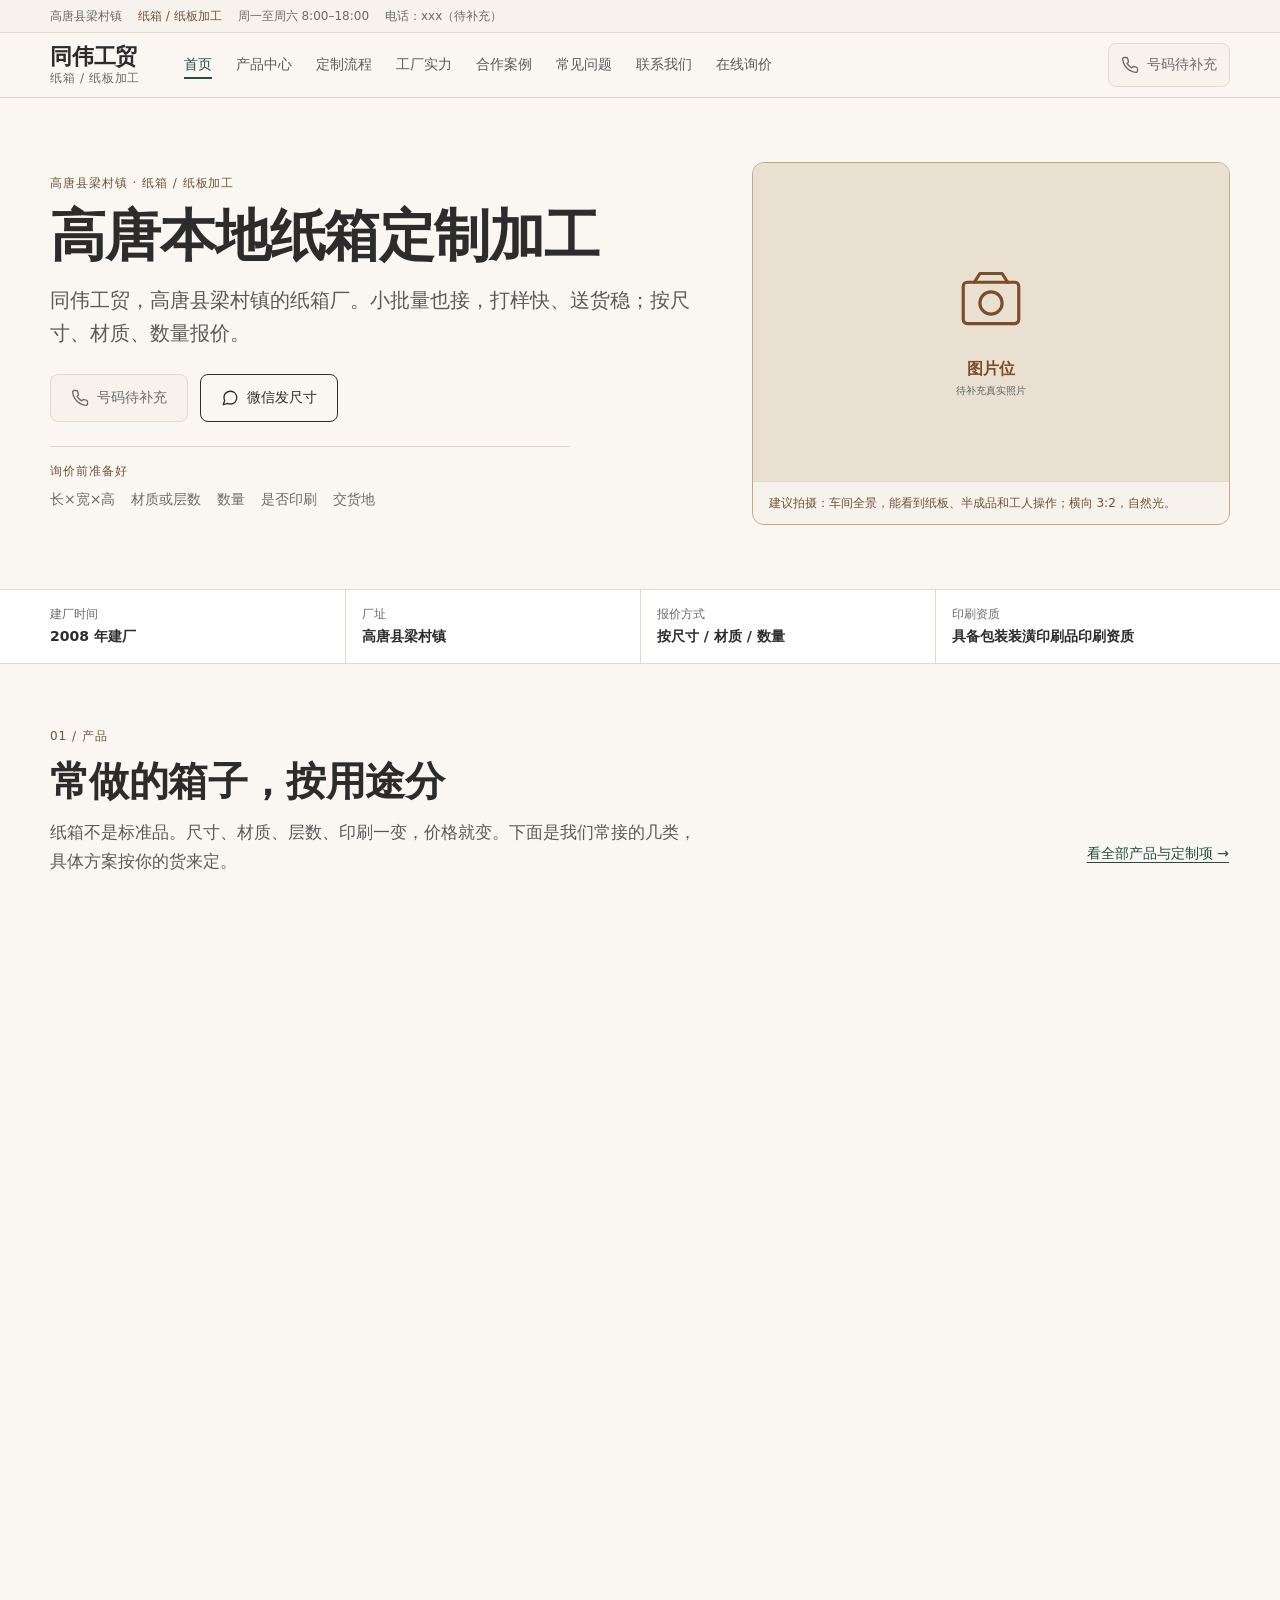
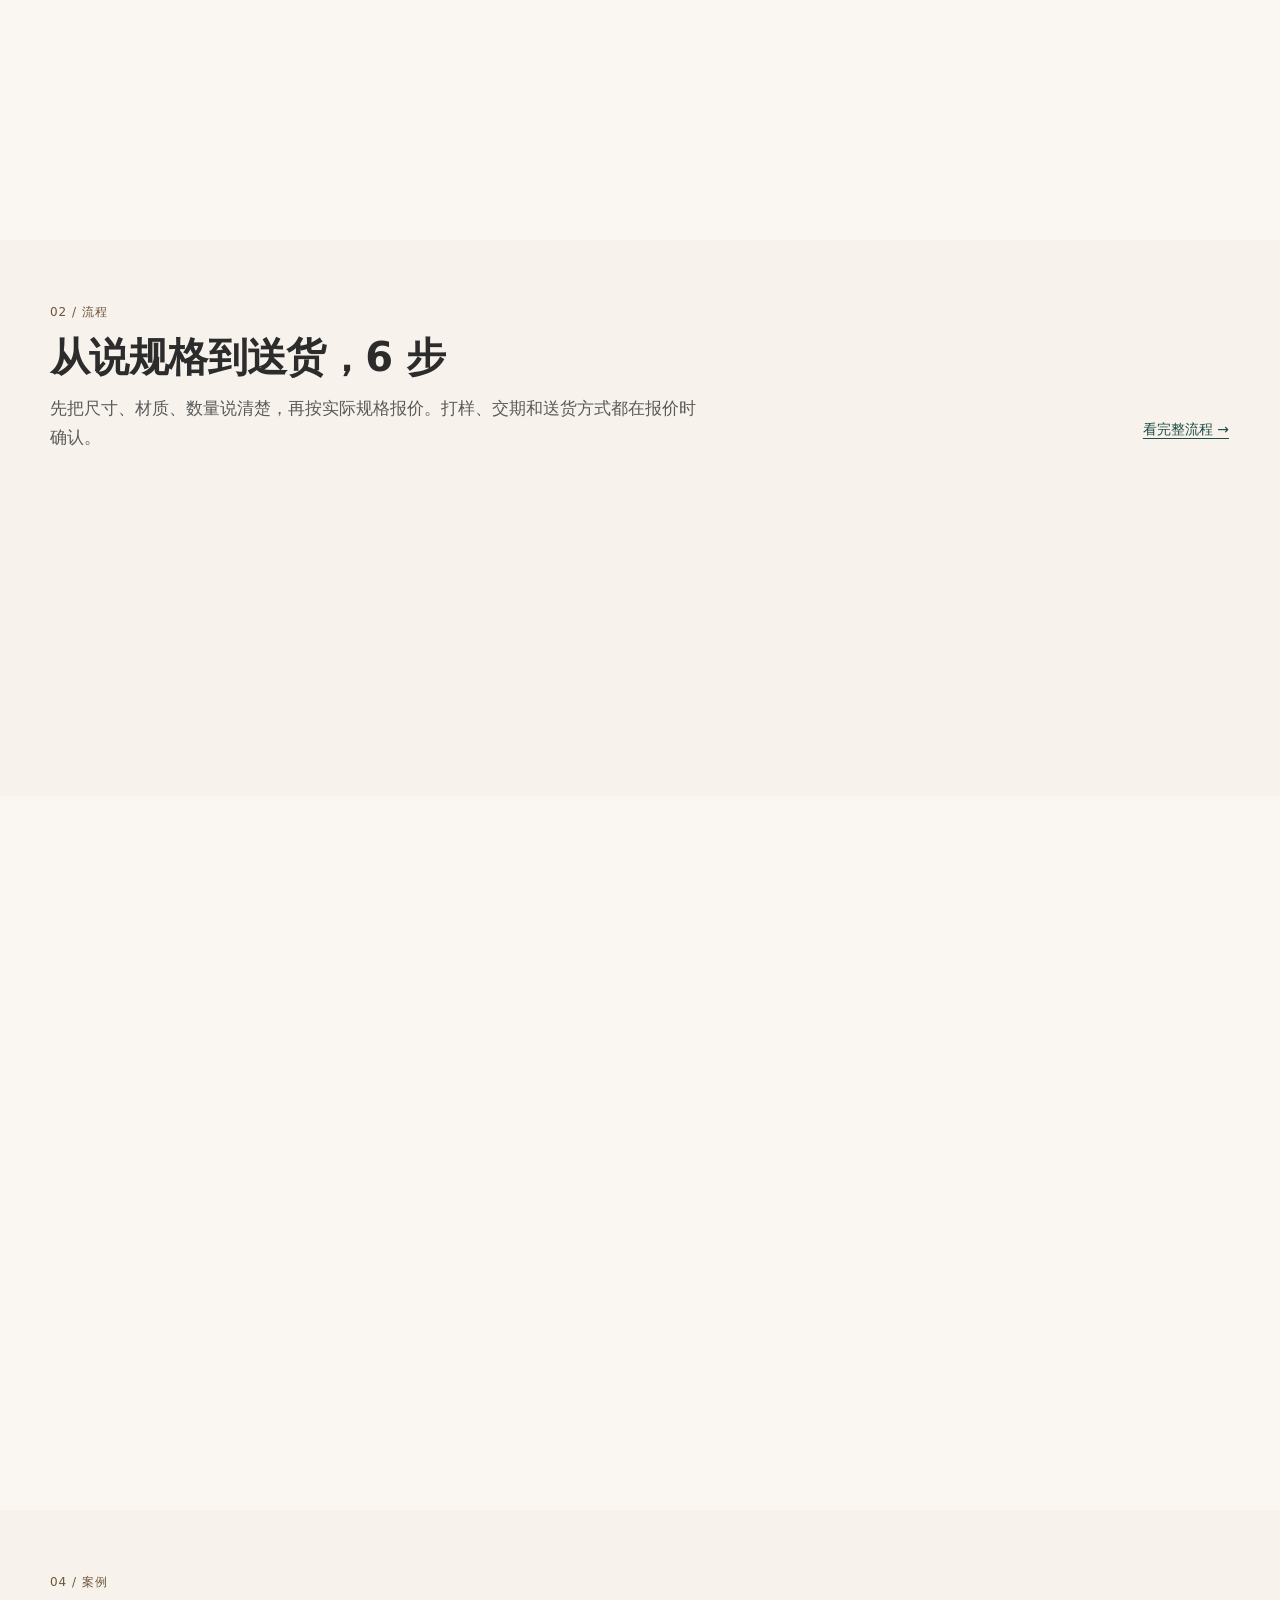
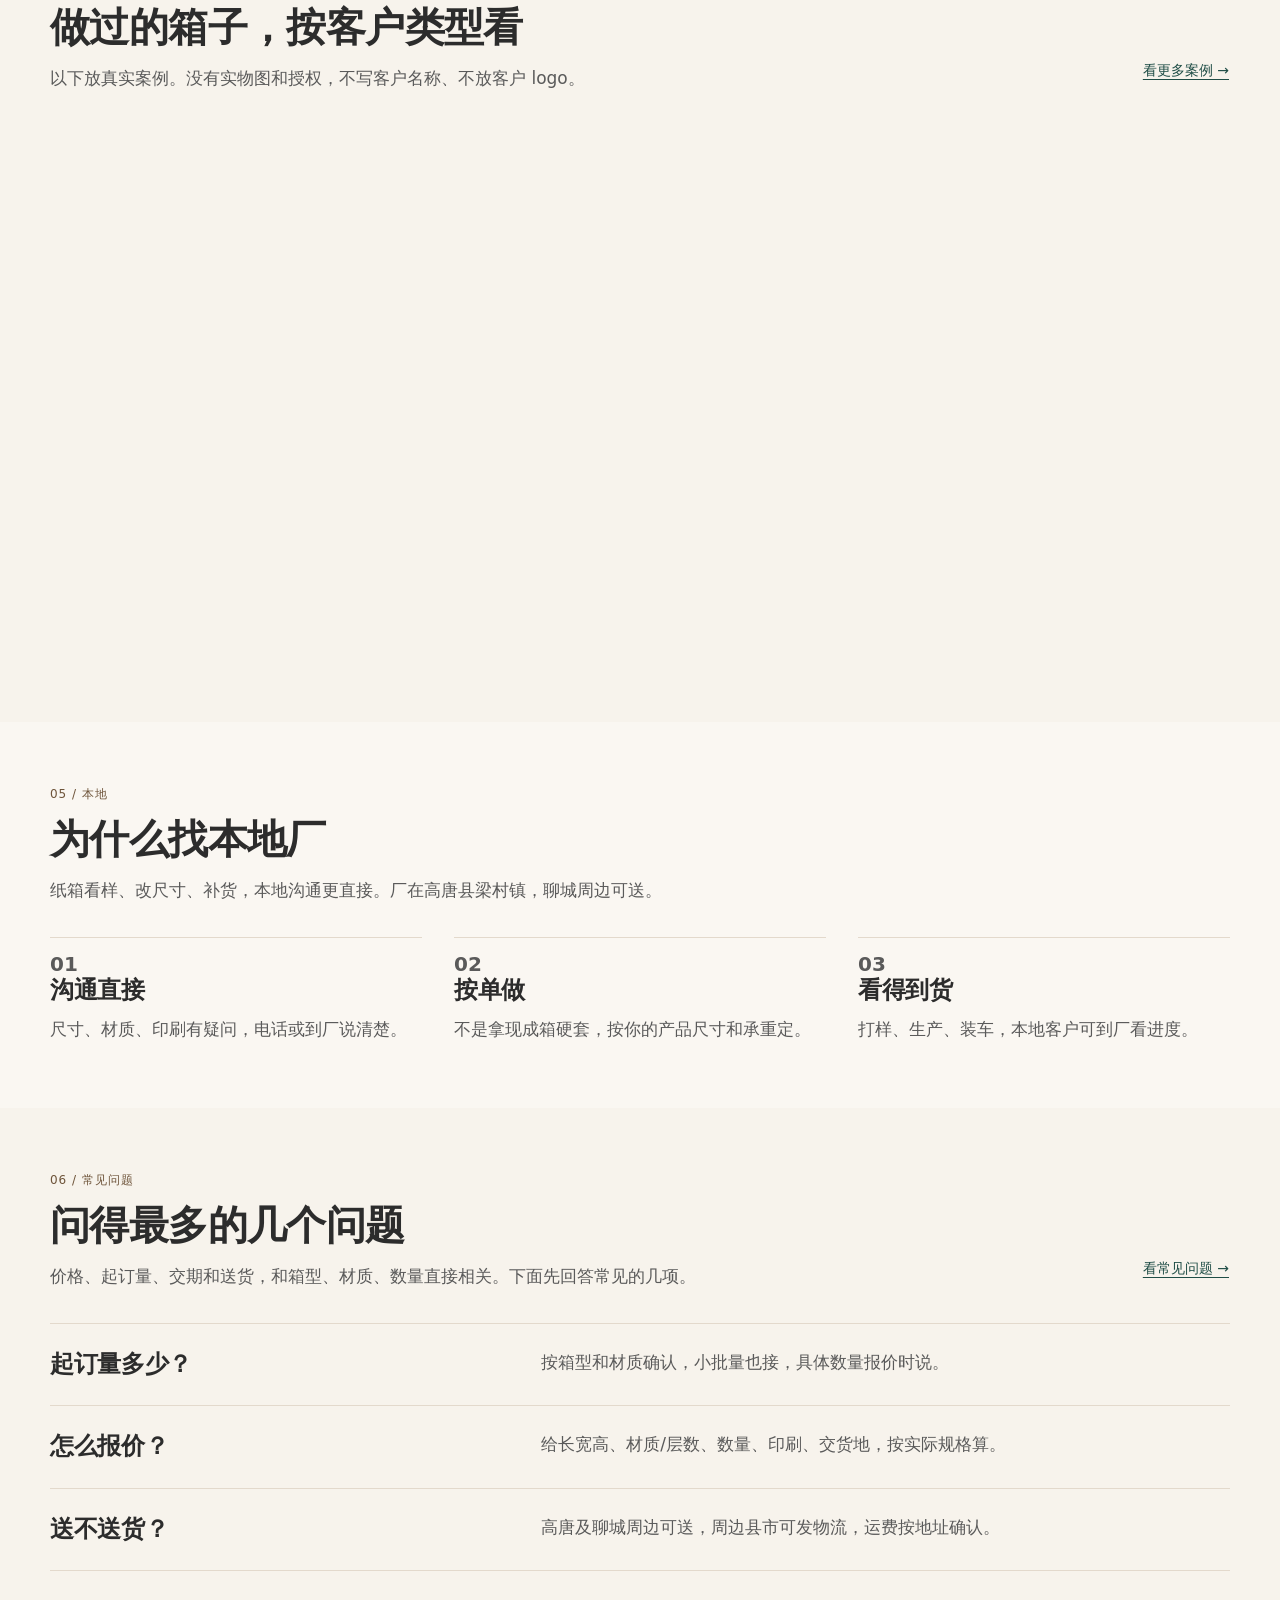
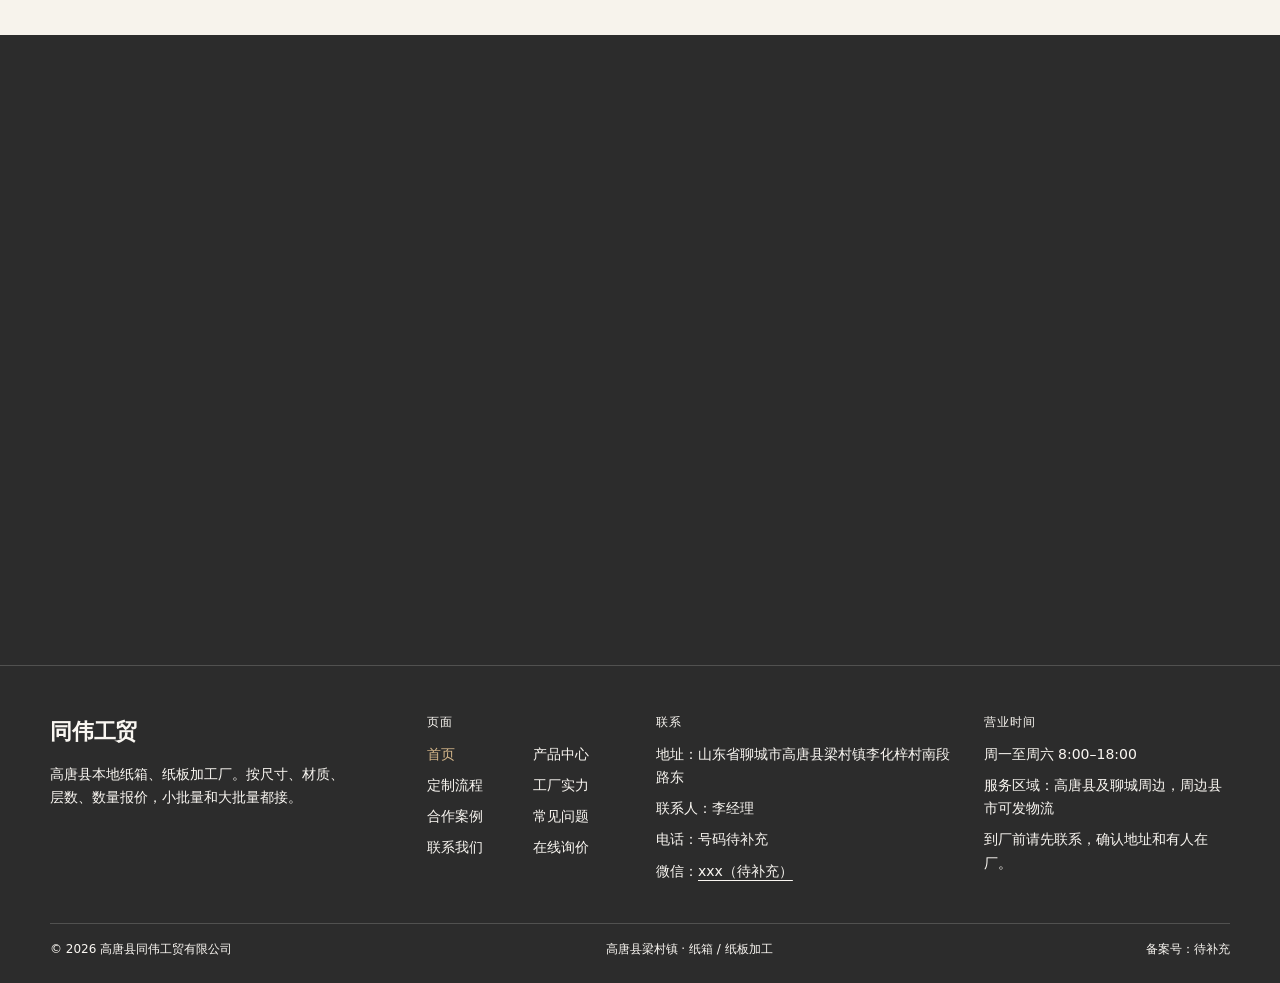
<file: index.html>
<!doctype html>
<html lang="zh-CN" class="no-js">
<head>
  <meta charset="utf-8">
  <meta name="viewport" content="width=device-width, initial-scale=1">
  <title>高唐纸箱定制_瓦楞纸箱加工厂_同伟工贸</title>
  <meta name="description" content="高唐县同伟工贸，2008年建厂，做快递箱、搬家箱、农产品箱、工业包装箱等纸箱纸板加工。按尺寸、材质、数量报价，聊城周边可送。">
  <meta name="robots" content="noindex,nofollow">
  <link rel="canonical" href="https://41742-mx.github.io/tongwei-site/">
  <meta property="og:type" content="website">
  <meta property="og:site_name" content="同伟工贸">
  <meta property="og:title" content="高唐纸箱定制_瓦楞纸箱加工厂_同伟工贸">
  <meta property="og:description" content="高唐县同伟工贸，2008年建厂，做快递箱、搬家箱、农产品箱、工业包装箱等纸箱纸板加工。按尺寸、材质、数量报价，聊城周边可送。">
  <meta property="og:url" content="https://41742-mx.github.io/tongwei-site/">
  <meta property="og:locale" content="zh_CN">
  <link rel="stylesheet" href="assets/css/styles.css">
  <script type="application/ld+json">
{
  "@context": "https://schema.org",
  "@type": "LocalBusiness",
  "@id": "https://41742-mx.github.io/tongwei-site/#localbusiness",
  "name": "高唐县同伟工贸有限公司",
  "alternateName": "同伟工贸",
  "url": "https://41742-mx.github.io/tongwei-site/",
  "description": "高唐县同伟工贸，2008年建厂，做快递箱、搬家箱、农产品箱、工业包装箱等纸箱纸板加工。按尺寸、材质、数量报价，聊城周边可送。",
  "foundingDate": "2008",
  "address": {
    "@type": "PostalAddress",
    "streetAddress": "高唐县梁村镇李化梓村南段路东",
    "addressLocality": "聊城市",
    "addressRegion": "山东省",
    "addressCountry": "CN"
  },
  "areaServed": "高唐县及聊城周边",
  "openingHoursSpecification": [
    {
      "@type": "OpeningHoursSpecification",
      "dayOfWeek": [
        "Monday",
        "Tuesday",
        "Wednesday",
        "Thursday",
        "Friday",
        "Saturday"
      ],
      "opens": "08:00",
      "closes": "18:00"
    }
  ]
}
  </script>
</head>
<body>
  <a class="skip-link" href="#main">跳到主要内容</a>

  <div class="utility-bar">
    <div class="container utility-bar__inner">
      <p class="utility-bar__area">高唐县梁村镇</p>
      <p class="utility-bar__trade">纸箱 / 纸板加工</p>
      <p class="utility-bar__meta">
        <span data-site-hours>周一至周六 8:00–18:00</span>
        <span class="utility-bar__phone">电话：<span data-site-phone>xxx（待补充）</span></span>
      </p>
    </div>
  </div>

  <header class="site-header">
    <div class="container site-header__inner">
      <a class="brand" href="index.html" aria-label="同伟工贸首页">
        <span class="brand__name">同伟工贸</span>
        <span class="brand__tagline">纸箱 / 纸板加工</span>
      </a>

      <nav class="site-nav" aria-label="主导航">
        <a href="index.html" aria-current="page">首页</a>
        <a href="products.html">产品中心</a>
        <a href="process.html">定制流程</a>
        <a href="factory.html">工厂实力</a>
        <a href="cases.html">合作案例</a>
        <a href="faq.html">常见问题</a>
        <a href="contact.html">联系我们</a>
        <a href="inquiry.html">在线询价</a>
      </nav>

      <div class="header-actions">
        <a class="header-phone is-disabled" data-phone-link aria-disabled="true" aria-label="电话号码待补充">
          <svg width="18" height="18" viewBox="0 0 24 24" fill="none" stroke="currentColor" stroke-width="1.75" stroke-linecap="round" stroke-linejoin="round" aria-hidden="true"><path d="M22 16.92v3a2 2 0 0 1-2.18 2 19.79 19.79 0 0 1-8.63-3.07 19.5 19.5 0 0 1-6-6A19.79 19.79 0 0 1 2.12 4.18 2 2 0 0 1 4.11 2h3a2 2 0 0 1 2 1.72c.127.96.361 1.903.7 2.81a2 2 0 0 1-.45 2.11L8.09 9.91a16 16 0 0 0 6 6l1.27-1.27a2 2 0 0 1 2.11-.45c.907.339 1.85.573 2.81.7A2 2 0 0 1 22 16.92z"/></svg>
          <span class="header-phone__text" data-phone-text>号码待补充</span>
        </a>
        <button class="menu-toggle" type="button" data-menu-toggle aria-expanded="false" aria-controls="mobile-menu" aria-label="打开菜单">
          <svg width="22" height="22" viewBox="0 0 24 24" fill="none" stroke="currentColor" stroke-width="1.75" stroke-linecap="round" stroke-linejoin="round" aria-hidden="true"><path d="M4 7h16"/><path d="M4 12h16"/><path d="M4 17h16"/></svg>
        </button>
      </div>
    </div>

    <div class="mobile-menu" id="mobile-menu" data-mobile-menu role="dialog" aria-modal="true" aria-label="主菜单" hidden>
      <div class="mobile-menu__top">
        <a class="brand" href="index.html" aria-label="同伟工贸首页">
          <span class="brand__name">同伟工贸</span>
          <span class="brand__tagline">纸箱 / 纸板加工</span>
        </a>
        <button class="mobile-menu__close" type="button" data-menu-close aria-label="关闭菜单">
          <svg width="22" height="22" viewBox="0 0 24 24" fill="none" stroke="currentColor" stroke-width="1.75" stroke-linecap="round" stroke-linejoin="round" aria-hidden="true"><path d="M6 6l12 12"/><path d="M18 6L6 18"/></svg>
        </button>
      </div>

      <nav class="mobile-menu__nav" aria-label="移动端导航">
        <a href="index.html" aria-current="page" data-menu-link>首页</a>
        <a href="products.html" data-menu-link>产品中心</a>
        <a href="process.html" data-menu-link>定制流程</a>
        <a href="factory.html" data-menu-link>工厂实力</a>
        <a href="cases.html" data-menu-link>合作案例</a>
        <a href="faq.html" data-menu-link>常见问题</a>
        <a href="contact.html" data-menu-link>联系我们</a>
        <a href="inquiry.html" data-menu-link>在线询价</a>
      </nav>

      <div class="mobile-menu__contact">
        <p>电话：<a class="phone-text-link" href="contact.html" data-phone-link><span data-phone-text>xxx（待补充）</span></a></p>
        <p>微信：<a class="wechat-text-link" href="contact.html" data-modal-open="wechat-modal" aria-label="微信联系"><span data-site-wechat>xxx（待补充）</span></a></p>
        <p>地址：<span data-site-address>山东省聊城市高唐县梁村镇李化梓村南段路东</span></p>
        <p>营业时间：<span data-site-hours>周一至周六 8:00–18:00</span></p>
      </div>
    </div>
  </header>

  <main id="main" class="site-main home-main" tabindex="-1">
    <section class="home-hero" aria-labelledby="home-hero-title">
      <div class="container home-hero__grid">
        <div class="home-hero__copy">
          <p class="eyebrow">高唐县梁村镇 · 纸箱 / 纸板加工</p>
          <h1 id="home-hero-title"><span class="nowrap">高唐本地</span><span class="nowrap">纸箱定制加工</span></h1>
          <p class="lead home-hero__lead">同伟工贸，高唐县梁村镇的纸箱厂。小批量也接，打样快、送货稳；按尺寸、材质、数量报价。</p>

          <div class="home-hero__actions">
            <a class="btn btn--primary" data-phone-link aria-disabled="true" aria-label="电话号码待补充">
              <svg class="btn__icon" viewBox="0 0 24 24" fill="none" stroke="currentColor" stroke-width="1.75" stroke-linecap="round" stroke-linejoin="round" aria-hidden="true"><path d="M22 16.92v3a2 2 0 0 1-2.18 2 19.79 19.79 0 0 1-8.63-3.07 19.5 19.5 0 0 1-6-6A19.79 19.79 0 0 1 2.12 4.18 2 2 0 0 1 4.11 2h3a2 2 0 0 1 2 1.72c.127.96.361 1.903.7 2.81a2 2 0 0 1-.45 2.11L8.09 9.91a16 16 0 0 0 6 6l1.27-1.27a2 2 0 0 1 2.11-.45c.907.339 1.85.573 2.81.7A2 2 0 0 1 22 16.92z"/></svg>
              <span data-phone-text data-phone-text-ready="电话说规格">号码待补充</span>
            </a>
            <a class="btn btn--secondary" href="contact.html" data-modal-open="wechat-modal">
              <svg class="btn__icon" viewBox="0 0 24 24" fill="none" stroke="currentColor" stroke-width="1.75" stroke-linecap="round" stroke-linejoin="round" aria-hidden="true"><path d="M21 11.5a8.38 8.38 0 0 1-.9 3.8 8.5 8.5 0 0 1-7.6 4.7 8.38 8.38 0 0 1-3.8-.9L3 21l1.9-5.7a8.38 8.38 0 0 1-.9-3.8 8.5 8.5 0 0 1 4.7-7.6 8.38 8.38 0 0 1 3.8-.9h.5a8.48 8.48 0 0 1 8 8v.5z"/></svg>
              微信发尺寸
            </a>
          </div>

          <div class="home-hero__prep">
            <p class="home-hero__prep-title">询价前准备好</p>
            <ul class="home-hero__prep-list">
              <li>长×宽×高</li>
              <li>材质或层数</li>
              <li>数量</li>
              <li>是否印刷</li>
              <li>交货地</li>
            </ul>
          </div>
        </div>

        <figure class="photo-placeholder home-hero__media">
          <img src="assets/img/placeholder-hero.svg" alt="车间全景照片位，待补充真实照片" width="1200" height="800" fetchpriority="high">
          <figcaption>建议拍摄：车间全景，能看到纸板、半成品和工人操作；横向 3:2，自然光。</figcaption>
        </figure>
      </div>
    </section>

    <section class="trust-strip" aria-label="工厂基本信息">
      <div class="container">
        <ul class="trust-strip__list">
          <li>
            <span class="trust-strip__label">建厂时间</span>
            <span class="trust-strip__value">2008 年建厂</span>
          </li>
          <li>
            <span class="trust-strip__label">厂址</span>
            <span class="trust-strip__value">高唐县梁村镇</span>
          </li>
          <li>
            <span class="trust-strip__label">报价方式</span>
            <span class="trust-strip__value">按尺寸 / 材质 / 数量</span>
          </li>
          <li>
            <span class="trust-strip__label">印刷资质</span>
            <span class="trust-strip__value">具备包装装潢印刷品印刷资质</span>
          </li>
        </ul>
      </div>
    </section>

    <section class="section home-products" id="products" aria-labelledby="home-products-title">
      <div class="container">
        <div class="section-head">
          <p class="section-head__label">01 / 产品</p>
          <h2 id="home-products-title">常做的箱子，按用途分</h2>
          <p class="section-head__intro">纸箱不是标准品。尺寸、材质、层数、印刷一变，价格就变。下面是我们常接的几类，具体方案按你的货来定。</p>
          <a class="btn btn--text section-head__link" href="products.html">看全部产品与定制项 →</a>
        </div>

        <div class="home-product-grid reveal">
          <article class="product-card">
            <a class="product-card__media" href="products.html#category-ecommerce" aria-label="查看快递电商箱">
              <img src="assets/img/placeholder-product.svg" alt="快递电商箱照片位，待补充" width="1200" height="900" loading="lazy">
            </a>
            <div class="product-card__body">
              <p class="product-card__index">01 / 快递电商</p>
              <h3><a href="products.html#category-ecommerce">快递 / 电商箱</a></h3>
              <p class="product-card__desc">发货、仓储周转。按产品尺寸定箱，开槽、印刷可选。</p>
              <a class="btn btn--text product-card__link" href="products.html#category-ecommerce">看定制项</a>
            </div>
          </article>

          <article class="product-card">
            <a class="product-card__media" href="products.html#category-moving" aria-label="查看搬家箱">
              <img src="assets/img/placeholder-product.svg" alt="搬家箱照片位，待补充" width="1200" height="900" loading="lazy">
            </a>
            <div class="product-card__body">
              <p class="product-card__index">02 / 搬家</p>
              <h3><a href="products.html#category-moving">搬家箱</a></h3>
              <p class="product-card__desc">搬家、租房、物流打包。按承重选材，手提孔、加强底可做。</p>
              <a class="btn btn--text product-card__link" href="products.html#category-moving">看定制项</a>
            </div>
          </article>

          <article class="product-card">
            <a class="product-card__media" href="products.html#category-agriculture" aria-label="查看农产品箱">
              <img src="assets/img/placeholder-product.svg" alt="农产品箱照片位，待补充" width="1200" height="900" loading="lazy">
            </a>
            <div class="product-card__body">
              <p class="product-card__index">03 / 农产品</p>
              <h3><a href="products.html#category-agriculture">农产品箱</a></h3>
              <p class="product-card__desc">水果、蔬菜、禽蛋、合作社发货。透气孔、隔板、防潮按需。</p>
              <a class="btn btn--text product-card__link" href="products.html#category-agriculture">看定制项</a>
            </div>
          </article>

          <article class="product-card">
            <a class="product-card__media" href="products.html#category-industrial" aria-label="查看工业包装箱">
              <img src="assets/img/placeholder-product.svg" alt="工业包装箱照片位，待补充" width="1200" height="900" loading="lazy">
            </a>
            <div class="product-card__body">
              <p class="product-card__index">04 / 工业包装</p>
              <h3><a href="products.html#category-industrial">工业包装箱</a></h3>
              <p class="product-card__desc">五金、配件、小型设备。按重量和运输方式选材，结构加固可做。</p>
              <a class="btn btn--text product-card__link" href="products.html#category-industrial">看定制项</a>
            </div>
          </article>

          <article class="product-card">
            <a class="product-card__media" href="products.html#category-print" aria-label="查看彩印箱">
              <img src="assets/img/placeholder-product.svg" alt="彩印箱照片位，待补充" width="1200" height="900" loading="lazy">
            </a>
            <div class="product-card__body">
              <p class="product-card__index">05 / 彩印</p>
              <h3><a href="products.html#category-print">彩印箱</a></h3>
              <p class="product-card__desc">产品外包装、门店展示。按设计稿评估印刷和面纸。</p>
              <a class="btn btn--text product-card__link" href="products.html#category-print">看定制项</a>
            </div>
          </article>

          <article class="product-card">
            <a class="product-card__media" href="products.html#category-custom" aria-label="查看异形箱">
              <img src="assets/img/placeholder-product.svg" alt="异形箱照片位，待补充" width="1200" height="900" loading="lazy">
            </a>
            <div class="product-card__body">
              <p class="product-card__index">06 / 异形</p>
              <h3><a href="products.html#category-custom">异形箱</a></h3>
              <p class="product-card__desc">特殊尺寸、特殊结构。需要图纸或样箱，先评估刀模。</p>
              <a class="btn btn--text product-card__link" href="products.html#category-custom">看定制项</a>
            </div>
          </article>

          <article class="product-card">
            <a class="product-card__media" href="products.html#category-partition" aria-label="查看刀卡隔板">
              <img src="assets/img/placeholder-product.svg" alt="刀卡隔板照片位，待补充" width="1200" height="900" loading="lazy">
            </a>
            <div class="product-card__body">
              <p class="product-card__index">07 / 刀卡隔板</p>
              <h3><a href="products.html#category-partition">刀卡隔板</a></h3>
              <p class="product-card__desc">瓶罐、零件分隔。按产品尺寸开刀卡，减少运输碰撞。</p>
              <a class="btn btn--text product-card__link" href="products.html#category-partition">看定制项</a>
            </div>
          </article>

          <article class="product-card">
            <a class="product-card__media" href="products.html#category-board" aria-label="查看纸板批发">
              <img src="assets/img/placeholder-product.svg" alt="纸板批发照片位，待补充" width="1200" height="900" loading="lazy">
            </a>
            <div class="product-card__body">
              <p class="product-card__index">08 / 纸板</p>
              <h3><a href="products.html#category-board">纸板批发</a></h3>
              <p class="product-card__desc">二次加工、垫板、周转。按材质、厚度、数量报价。</p>
              <a class="btn btn--text product-card__link" href="products.html#category-board">看定制项</a>
            </div>
          </article>
        </div>
      </div>
    </section>

    <section class="section section--paper-deep home-process" id="process" aria-labelledby="home-process-title">
      <div class="container">
        <div class="section-head">
          <p class="section-head__label">02 / 流程</p>
          <h2 id="home-process-title">从说规格到送货，6 步</h2>
          <p class="section-head__intro">先把尺寸、材质、数量说清楚，再按实际规格报价。打样、交期和送货方式都在报价时确认。</p>
          <a class="btn btn--text section-head__link" href="process.html">看完整流程 →</a>
        </div>

        <ol class="process-grid reveal">
          <li class="process-step">
            <p class="process-step__index">01</p>
            <h3>说需求</h3>
            <p>把长宽高、材质/层数、数量、印刷、用途、交货地发给我们。</p>
          </li>
          <li class="process-step">
            <p class="process-step__index">02</p>
            <h3>核价</h3>
            <p>按实际规格核算，确认含税、运费、打样费。</p>
          </li>
          <li class="process-step">
            <p class="process-step__index">03</p>
            <h3>打样</h3>
            <p>确认结构、材质和印刷效果；打样费与周期按单说明。</p>
          </li>
          <li class="process-step">
            <p class="process-step__index">04</p>
            <h3>确认下单</h3>
            <p>数量、交期、订金、验收标准写清楚。</p>
          </li>
          <li class="process-step">
            <p class="process-step__index">05</p>
            <h3>生产</h3>
            <p>开料、印刷、模切、钉粘、质检，按确认样生产。</p>
          </li>
          <li class="process-step">
            <p class="process-step__index">06</p>
            <h3>送货 / 自提</h3>
            <p>高唐及聊城周边可送，周边县市可发物流。</p>
          </li>
        </ol>
      </div>
    </section>

    <section class="section home-factory" id="factory" aria-labelledby="home-factory-title">
      <div class="container home-factory__grid reveal">
        <div class="home-factory__copy">
          <p class="section-head__label">03 / 工厂</p>
          <h2 id="home-factory-title">厂在<span class="nowrap">高唐梁村</span>，欢迎到厂看</h2>
          <p>纸箱是看得见摸得着的东西。车间、纸板、设备和装车现场，比图片更有说服力。</p>
          <ul class="home-factory__points">
            <li>车间、设备和原料都在厂里，方便当面确认。</li>
            <li>按产品尺寸和承重定箱，不拿现成箱硬套。</li>
            <li>打样、生产、装车，本地客户可到厂看进度。</li>
          </ul>
          <a class="btn btn--secondary" href="factory.html">看工厂实力</a>
        </div>

        <div class="home-factory__media">
          <figure class="photo-placeholder photo-placeholder--factory">
            <img src="assets/img/placeholder-factory.svg" alt="车间全景照片位，待补充" width="1200" height="900" loading="lazy">
            <figcaption>车间全景 · 建议拍到设备、纸板和通道。</figcaption>
          </figure>
          <figure class="photo-placeholder photo-placeholder--factory">
            <img src="assets/img/placeholder-factory.svg" alt="印刷或模切设备照片位，待补充" width="1200" height="900" loading="lazy">
            <figcaption>设备运行 · 建议拍调机或生产细节。</figcaption>
          </figure>
          <figure class="photo-placeholder photo-placeholder--factory">
            <img src="assets/img/placeholder-factory.svg" alt="纸板原料照片位，待补充" width="1200" height="900" loading="lazy">
            <figcaption>纸板原料 · 建议拍堆垛和厚度截面。</figcaption>
          </figure>
          <figure class="photo-placeholder photo-placeholder--factory">
            <img src="assets/img/placeholder-factory.svg" alt="装车发货照片位，待补充" width="1200" height="900" loading="lazy">
            <figcaption>装车发货 · 建议拍货车尾部和成品堆。</figcaption>
          </figure>
        </div>
      </div>
    </section>

    <section class="section section--paper-deep home-cases" id="cases" aria-labelledby="home-cases-title">
      <div class="container">
        <div class="section-head">
          <p class="section-head__label">04 / 案例</p>
          <h2 id="home-cases-title">做过的箱子，按客户类型看</h2>
          <p class="section-head__intro">以下放真实案例。没有实物图和授权，不写客户名称、不放客户 logo。</p>
          <a class="btn btn--text section-head__link" href="cases.html">看更多案例 →</a>
        </div>

        <div class="card-grid home-cases__grid reveal">
          <article class="case-card">
            <a class="case-card__media" href="cases.html" aria-label="查看电商发货箱案例">
              <img src="assets/img/placeholder-case.svg" alt="电商发货箱案例照片位，待补充" width="1200" height="900" loading="lazy">
            </a>
            <div class="case-card__body">
              <p class="case-card__index">01 / 案例</p>
              <h3>电商发货箱</h3>
              <p class="case-card__type">客户类型：本地电商卖家（待补充）</p>
              <ul class="case-card__list">
                <li>尺寸贴合产品</li>
                <li>开槽、单色印刷（待补充）</li>
              </ul>
              <a class="btn btn--text case-card__link" href="cases.html">看案例</a>
            </div>
          </article>

          <article class="case-card">
            <a class="case-card__media" href="cases.html" aria-label="查看农产品外箱案例">
              <img src="assets/img/placeholder-case.svg" alt="农产品外箱案例照片位，待补充" width="1200" height="900" loading="lazy">
            </a>
            <div class="case-card__body">
              <p class="case-card__index">02 / 案例</p>
              <h3>农产品外箱</h3>
              <p class="case-card__type">客户类型：合作社 / 农户（待补充）</p>
              <ul class="case-card__list">
                <li>透气孔、隔板</li>
                <li>防潮处理（待补充）</li>
              </ul>
              <a class="btn btn--text case-card__link" href="cases.html">看案例</a>
            </div>
          </article>

          <article class="case-card">
            <a class="case-card__media" href="cases.html" aria-label="查看工业配件箱案例">
              <img src="assets/img/placeholder-case.svg" alt="工业配件箱案例照片位，待补充" width="1200" height="900" loading="lazy">
            </a>
            <div class="case-card__body">
              <p class="case-card__index">03 / 案例</p>
              <h3>工业配件箱</h3>
              <p class="case-card__type">客户类型：本地小型工厂（待补充）</p>
              <ul class="case-card__list">
                <li>加强结构、分层</li>
                <li>标签位（待补充）</li>
              </ul>
              <a class="btn btn--text case-card__link" href="cases.html">看案例</a>
            </div>
          </article>
        </div>
      </div>
    </section>

    <section class="section home-why" aria-labelledby="home-why-title">
      <div class="container">
        <div class="section-head">
          <p class="section-head__label">05 / 本地</p>
          <h2 id="home-why-title">为什么找本地厂</h2>
          <p class="section-head__intro">纸箱看样、改尺寸、补货，本地沟通更直接。厂在高唐县梁村镇，聊城周边可送。</p>
        </div>

        <div class="why-grid">
          <div class="why-item">
            <p class="why-item__index">01</p>
            <h3>沟通直接</h3>
            <p>尺寸、材质、印刷有疑问，电话或到厂说清楚。</p>
          </div>
          <div class="why-item">
            <p class="why-item__index">02</p>
            <h3>按单做</h3>
            <p>不是拿现成箱硬套，按你的产品尺寸和承重定。</p>
          </div>
          <div class="why-item">
            <p class="why-item__index">03</p>
            <h3>看得到货</h3>
            <p>打样、生产、装车，本地客户可到厂看进度。</p>
          </div>
        </div>
      </div>
    </section>

    <section class="section section--paper-deep home-faq" id="faq" aria-labelledby="home-faq-title">
      <div class="container">
        <div class="section-head">
          <p class="section-head__label">06 / 常见问题</p>
          <h2 id="home-faq-title">问得最多的几个问题</h2>
          <p class="section-head__intro">价格、起订量、交期和送货，和箱型、材质、数量直接相关。下面先回答常见的几项。</p>
          <a class="btn btn--text section-head__link" href="faq.html">看常见问题 →</a>
        </div>

        <div class="home-faq__list">
          <div class="home-faq__item">
            <h3>起订量多少？</h3>
            <p>按箱型和材质确认，小批量也接，具体数量报价时说。</p>
          </div>
          <div class="home-faq__item">
            <h3>怎么报价？</h3>
            <p>给长宽高、材质/层数、数量、印刷、交货地，按实际规格算。</p>
          </div>
          <div class="home-faq__item">
            <h3>送不送货？</h3>
            <p>高唐及聊城周边可送，周边县市可发物流，运费按地址确认。</p>
          </div>
        </div>
      </div>
    </section>

    <section class="section section--ink home-contact" id="contact" aria-labelledby="home-contact-title">
      <div class="container home-contact__grid reveal">
        <div class="home-contact__copy">
          <p class="home-contact__label">07 / 联系</p>
          <h2 id="home-contact-title">要报价，直接说规格</h2>
          <p>电话里说不清，就把尺寸、数量、用途发微信。我们按实际规格回复。</p>
          <div class="home-contact__actions">
            <a class="btn btn--primary" data-phone-link aria-disabled="true" aria-label="电话号码待补充">
              <svg class="btn__icon" viewBox="0 0 24 24" fill="none" stroke="currentColor" stroke-width="1.75" stroke-linecap="round" stroke-linejoin="round" aria-hidden="true"><path d="M22 16.92v3a2 2 0 0 1-2.18 2 19.79 19.79 0 0 1-8.63-3.07 19.5 19.5 0 0 1-6-6A19.79 19.79 0 0 1 2.12 4.18 2 2 0 0 1 4.11 2h3a2 2 0 0 1 2 1.72c.127.96.361 1.903.7 2.81a2 2 0 0 1-.45 2.11L8.09 9.91a16 16 0 0 0 6 6l1.27-1.27a2 2 0 0 1 2.11-.45c.907.339 1.85.573 2.81.7A2 2 0 0 1 22 16.92z"/></svg>
              <span data-phone-text data-phone-text-ready="电话说规格">号码待补充</span>
            </a>
            <a class="btn btn--secondary home-contact__inquiry" href="inquiry.html">在线询价</a>
          </div>
        </div>

        <div class="home-contact__info">
          <div class="home-contact__qr">
            <img src="assets/img/wechat-qr-placeholder.svg" alt="微信二维码占位，待补充真实二维码" width="800" height="800" loading="eager">
            <p>微信二维码待补充</p>
          </div>
          <dl class="home-contact__list">
            <div>
              <dt>电话</dt>
              <dd><span data-site-phone>xxx（待补充）</span></dd>
            </div>
            <div>
              <dt>微信</dt>
              <dd><span data-site-wechat>xxx（待补充）</span></dd>
            </div>
            <div>
              <dt>地址</dt>
              <dd><span data-site-address>山东省聊城市高唐县梁村镇李化梓村南段路东</span></dd>
            </div>
            <div>
              <dt>营业时间</dt>
              <dd><span data-site-hours>周一至周六 8:00–18:00</span></dd>
            </div>
          </dl>
        </div>
      </div>
    </section>
  </main>

  <footer class="site-footer">
    <div class="container">
      <div class="site-footer__grid">
        <div class="site-footer__brand">
          <p class="site-footer__name">同伟工贸</p>
          <p class="site-footer__desc">高唐县本地纸箱、纸板加工厂。按尺寸、材质、层数、数量报价，小批量和大批量都接。</p>
        </div>

        <div>
          <h2 class="site-footer__title">页面</h2>
          <nav class="site-footer__nav" aria-label="页脚导航">
            <a href="index.html" aria-current="page">首页</a>
            <a href="products.html">产品中心</a>
            <a href="process.html">定制流程</a>
            <a href="factory.html">工厂实力</a>
            <a href="cases.html">合作案例</a>
            <a href="faq.html">常见问题</a>
            <a href="contact.html">联系我们</a>
            <a href="inquiry.html">在线询价</a>
          </nav>
        </div>

        <div>
          <h2 class="site-footer__title">联系</h2>
          <address class="site-footer__contact">
            <p>地址：<span data-site-address>山东省聊城市高唐县梁村镇李化梓村南段路东</span></p>
            <p>联系人：<span data-site-contact>李经理</span></p>
            <p>电话：<a class="phone-text-link" href="contact.html" data-phone-link><span data-phone-text>xxx（待补充）</span></a></p>
            <p>微信：<a class="wechat-text-link" href="contact.html" data-modal-open="wechat-modal" aria-label="微信联系"><span data-site-wechat>xxx（待补充）</span></a></p>
          </address>
        </div>

        <div>
          <h2 class="site-footer__title">营业时间</h2>
          <p class="site-footer__hours"><span data-site-hours>周一至周六 8:00–18:00</span></p>
          <p class="site-footer__area">服务区域：<span data-site-area>高唐县及聊城周边，周边县市可发物流</span></p>
          <p class="site-footer__note">到厂前请先联系，确认地址和有人在厂。</p>
        </div>
      </div>

      <div class="site-footer__bottom">
        <p>© <span data-site-year>2026</span> <span data-site-company>高唐县同伟工贸有限公司</span></p>
        <p>高唐县梁村镇 · 纸箱 / 纸板加工</p>
        <p>备案号：待补充</p>
      </div>
    </div>
  </footer>

  <nav class="mobile-action-bar" aria-label="快捷联系">
    <a class="mobile-action-bar__item mobile-action-bar__item--primary is-disabled" data-phone-link aria-disabled="true" aria-label="电话号码待补充">
      <svg width="20" height="20" viewBox="0 0 24 24" fill="none" stroke="currentColor" stroke-width="1.75" stroke-linecap="round" stroke-linejoin="round" aria-hidden="true"><path d="M22 16.92v3a2 2 0 0 1-2.18 2 19.79 19.79 0 0 1-8.63-3.07 19.5 19.5 0 0 1-6-6A19.79 19.79 0 0 1 2.12 4.18 2 2 0 0 1 4.11 2h3a2 2 0 0 1 2 1.72c.127.96.361 1.903.7 2.81a2 2 0 0 1-.45 2.11L8.09 9.91a16 16 0 0 0 6 6l1.27-1.27a2 2 0 0 1 2.11-.45c.907.339 1.85.573 2.81.7A2 2 0 0 1 22 16.92z"/></svg>
      <span data-phone-text>号码待补充</span>
    </a>
    <a class="mobile-action-bar__item" href="contact.html" data-modal-open="wechat-modal" aria-label="微信联系">
      <svg width="20" height="20" viewBox="0 0 24 24" fill="none" stroke="currentColor" stroke-width="1.75" stroke-linecap="round" stroke-linejoin="round" aria-hidden="true"><path d="M21 11.5a8.38 8.38 0 0 1-.9 3.8 8.5 8.5 0 0 1-7.6 4.7 8.38 8.38 0 0 1-3.8-.9L3 21l1.9-5.7a8.38 8.38 0 0 1-.9-3.8 8.5 8.5 0 0 1 4.7-7.6 8.38 8.38 0 0 1 3.8-.9h.5a8.48 8.48 0 0 1 8 8v.5z"/></svg>
      <span>微信</span>
    </a>
    <a class="mobile-action-bar__item" href="inquiry.html">
      <svg width="20" height="20" viewBox="0 0 24 24" fill="none" stroke="currentColor" stroke-width="1.75" stroke-linecap="round" stroke-linejoin="round" aria-hidden="true"><path d="M14 2H6a2 2 0 0 0-2 2v16a2 2 0 0 0 2 2h12a2 2 0 0 0 2-2V8z"/><path d="M14 2v6h6"/><path d="M8 13h8"/><path d="M8 17h5"/></svg>
      <span>询价</span>
    </a>
  </nav>

  <script src="assets/js/config.js" defer></script>
  <script src="assets/js/site.js" defer></script>
</body>
</html>
</file>
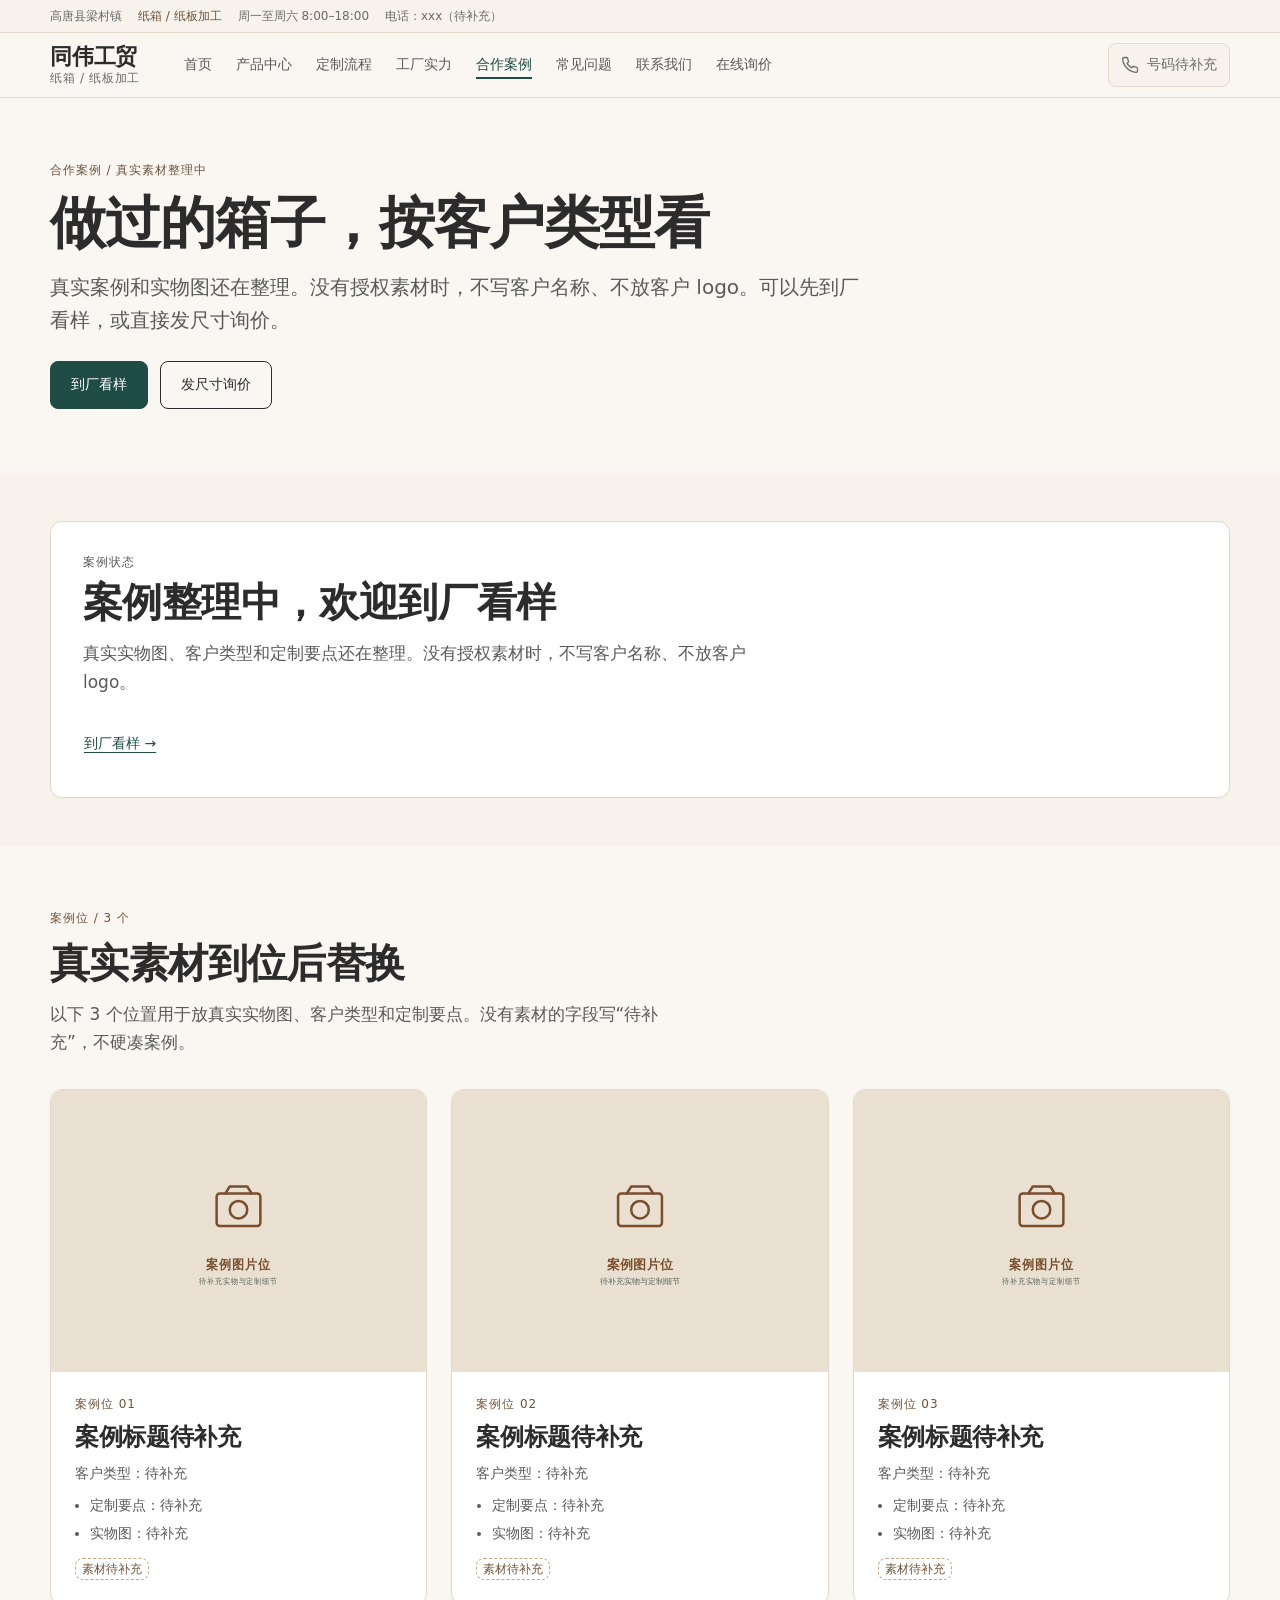
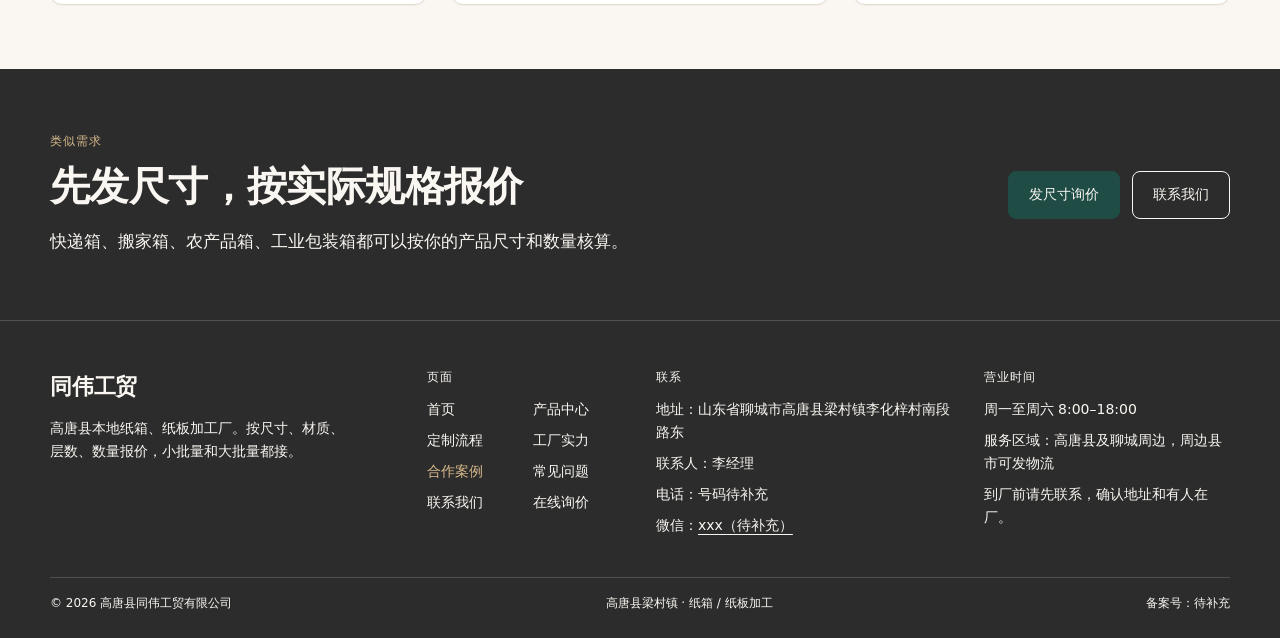
<file: cases.html>
<!doctype html>
<html lang="zh-CN" class="no-js">
<head>
  <meta charset="utf-8">
  <meta name="viewport" content="width=device-width, initial-scale=1">
  <title>高唐纸箱定制案例_电商/农产品/工业包装_同伟工贸</title>
  <meta name="description" content="高唐同伟工贸纸箱定制案例，按客户类型展示电商、农产品、工业包装等定制要点；真实素材补充中，可到厂看样。">
  <meta name="robots" content="noindex,nofollow">
  <link rel="canonical" href="https://41742-mx.github.io/tongwei-site/cases.html">
  <meta property="og:type" content="website">
  <meta property="og:site_name" content="同伟工贸">
  <meta property="og:title" content="高唐纸箱定制案例_电商/农产品/工业包装_同伟工贸">
  <meta property="og:description" content="高唐同伟工贸纸箱定制案例，按客户类型展示电商、农产品、工业包装等定制要点；真实素材补充中，可到厂看样。">
  <meta property="og:url" content="https://41742-mx.github.io/tongwei-site/cases.html">
  <meta property="og:locale" content="zh_CN">
  <link rel="stylesheet" href="assets/css/styles.css">
</head>
<body>
  <a class="skip-link" href="#main">跳到主要内容</a>

  <div class="utility-bar">
    <div class="container utility-bar__inner">
      <p class="utility-bar__area">高唐县梁村镇</p>
      <p class="utility-bar__trade">纸箱 / 纸板加工</p>
      <p class="utility-bar__meta">
        <span data-site-hours>周一至周六 8:00–18:00</span>
        <span class="utility-bar__phone">电话：<span data-site-phone>xxx（待补充）</span></span>
      </p>
    </div>
  </div>

  <header class="site-header">
    <div class="container site-header__inner">
      <a class="brand" href="index.html" aria-label="同伟工贸首页">
        <span class="brand__name">同伟工贸</span>
        <span class="brand__tagline">纸箱 / 纸板加工</span>
      </a>

      <nav class="site-nav" aria-label="主导航">
        <a href="index.html">首页</a>
        <a href="products.html">产品中心</a>
        <a href="process.html">定制流程</a>
        <a href="factory.html">工厂实力</a>
        <a href="cases.html" aria-current="page">合作案例</a>
        <a href="faq.html">常见问题</a>
        <a href="contact.html">联系我们</a>
        <a href="inquiry.html">在线询价</a>
      </nav>

      <div class="header-actions">
        <a class="header-phone is-disabled" data-phone-link aria-disabled="true" aria-label="电话号码待补充">
          <svg width="18" height="18" viewBox="0 0 24 24" fill="none" stroke="currentColor" stroke-width="1.75" stroke-linecap="round" stroke-linejoin="round" aria-hidden="true"><path d="M22 16.92v3a2 2 0 0 1-2.18 2 19.79 19.79 0 0 1-8.63-3.07 19.5 19.5 0 0 1-6-6A19.79 19.79 0 0 1 2.12 4.18 2 2 0 0 1 4.11 2h3a2 2 0 0 1 2 1.72c.127.96.361 1.903.7 2.81a2 2 0 0 1-.45 2.11L8.09 9.91a16 16 0 0 0 6 6l1.27-1.27a2 2 0 0 1 2.11-.45c.907.339 1.85.573 2.81.7A2 2 0 0 1 22 16.92z"/></svg>
          <span class="header-phone__text" data-phone-text>号码待补充</span>
        </a>
        <button class="menu-toggle" type="button" data-menu-toggle aria-expanded="false" aria-controls="mobile-menu" aria-label="打开菜单">
          <svg width="22" height="22" viewBox="0 0 24 24" fill="none" stroke="currentColor" stroke-width="1.75" stroke-linecap="round" stroke-linejoin="round" aria-hidden="true"><path d="M4 7h16"/><path d="M4 12h16"/><path d="M4 17h16"/></svg>
        </button>
      </div>
    </div>

    <div class="mobile-menu" id="mobile-menu" data-mobile-menu role="dialog" aria-modal="true" aria-label="主菜单" hidden>
      <div class="mobile-menu__top">
        <a class="brand" href="index.html" aria-label="同伟工贸首页">
          <span class="brand__name">同伟工贸</span>
          <span class="brand__tagline">纸箱 / 纸板加工</span>
        </a>
        <button class="mobile-menu__close" type="button" data-menu-close aria-label="关闭菜单">
          <svg width="22" height="22" viewBox="0 0 24 24" fill="none" stroke="currentColor" stroke-width="1.75" stroke-linecap="round" stroke-linejoin="round" aria-hidden="true"><path d="M6 6l12 12"/><path d="M18 6L6 18"/></svg>
        </button>
      </div>

      <nav class="mobile-menu__nav" aria-label="移动端导航">
        <a href="index.html" data-menu-link>首页</a>
        <a href="products.html" data-menu-link>产品中心</a>
        <a href="process.html" data-menu-link>定制流程</a>
        <a href="factory.html" data-menu-link>工厂实力</a>
        <a href="cases.html" aria-current="page" data-menu-link>合作案例</a>
        <a href="faq.html" data-menu-link>常见问题</a>
        <a href="contact.html" data-menu-link>联系我们</a>
        <a href="inquiry.html" data-menu-link>在线询价</a>
      </nav>

      <div class="mobile-menu__contact">
        <p>电话：<a class="phone-text-link" href="contact.html" data-phone-link><span data-phone-text>xxx（待补充）</span></a></p>
        <p>微信：<a class="wechat-text-link" href="contact.html" data-modal-open="wechat-modal" aria-label="微信联系"><span data-site-wechat>xxx（待补充）</span></a></p>
        <p>地址：<span data-site-address>山东省聊城市高唐县梁村镇李化梓村南段路东</span></p>
        <p>营业时间：<span data-site-hours>周一至周六 8:00–18:00</span></p>
      </div>
    </div>
  </header>

  <main id="main" class="site-main cases-main" tabindex="-1">
    <section class="cases-hero" aria-labelledby="cases-page-title">
      <div class="container">
        <div class="cases-hero__copy">
          <p class="eyebrow">合作案例 / 真实素材整理中</p>
          <h1 id="cases-page-title">做过的箱子，按客户类型看</h1>
          <p class="lead">真实案例和实物图还在整理。没有授权素材时，不写客户名称、不放客户 logo。可以先到厂看样，或直接发尺寸询价。</p>
          <div class="cluster cases-hero__actions">
            <a class="btn btn--primary" href="contact.html">到厂看样</a>
            <a class="btn btn--secondary" href="inquiry.html">发尺寸询价</a>
          </div>
        </div>
      </div>
    </section>

    <section class="cases-empty" aria-labelledby="cases-empty-title">
      <div class="container">
        <div class="cases-empty__panel reveal">
          <p class="section-head__label">案例状态</p>
          <h2 id="cases-empty-title">案例整理中，欢迎到厂看样</h2>
          <p>真实实物图、客户类型和定制要点还在整理。没有授权素材时，不写客户名称、不放客户 logo。</p>
          <a class="btn btn--text" href="contact.html">到厂看样 →</a>
        </div>
      </div>
    </section>

    <section class="section cases-slots" id="case-slots" aria-labelledby="cases-slots-title">
      <div class="container">
        <div class="section-head">
          <p class="section-head__label">案例位 / 3 个</p>
          <h2 id="cases-slots-title">真实素材到位后替换</h2>
          <p class="section-head__intro">以下 3 个位置用于放真实实物图、客户类型和定制要点。没有素材的字段写“待补充”，不硬凑案例。</p>
        </div>

        <div class="card-grid cases-grid reveal">
          <article class="case-card case-card--placeholder">
            <div class="case-card__media">
              <img src="assets/img/placeholder-case.svg" alt="案例实物图位，待补充" width="1200" height="900" loading="lazy">
            </div>
            <div class="case-card__body">
              <p class="case-card__index">案例位 01</p>
              <h3>案例标题待补充</h3>
              <p class="case-card__type">客户类型：待补充</p>
              <ul class="case-card__list">
                <li>定制要点：待补充</li>
                <li>实物图：待补充</li>
              </ul>
              <p class="case-card__pending">素材待补充</p>
            </div>
          </article>

          <article class="case-card case-card--placeholder">
            <div class="case-card__media">
              <img src="assets/img/placeholder-case.svg" alt="案例实物图位，待补充" width="1200" height="900" loading="lazy">
            </div>
            <div class="case-card__body">
              <p class="case-card__index">案例位 02</p>
              <h3>案例标题待补充</h3>
              <p class="case-card__type">客户类型：待补充</p>
              <ul class="case-card__list">
                <li>定制要点：待补充</li>
                <li>实物图：待补充</li>
              </ul>
              <p class="case-card__pending">素材待补充</p>
            </div>
          </article>

          <article class="case-card case-card--placeholder">
            <div class="case-card__media">
              <img src="assets/img/placeholder-case.svg" alt="案例实物图位，待补充" width="1200" height="900" loading="lazy">
            </div>
            <div class="case-card__body">
              <p class="case-card__index">案例位 03</p>
              <h3>案例标题待补充</h3>
              <p class="case-card__type">客户类型：待补充</p>
              <ul class="case-card__list">
                <li>定制要点：待补充</li>
                <li>实物图：待补充</li>
              </ul>
              <p class="case-card__pending">素材待补充</p>
            </div>
          </article>
        </div>
      </div>
    </section>

    <section class="section section--ink cases-cta" aria-labelledby="cases-cta-title">
      <div class="container cases-cta__grid">
        <div>
          <p class="cases-cta__label">类似需求</p>
          <h2 id="cases-cta-title">先发尺寸，按实际规格报价</h2>
          <p>快递箱、搬家箱、农产品箱、工业包装箱都可以按你的产品尺寸和数量核算。</p>
        </div>
        <div class="cases-cta__actions">
          <a class="btn btn--primary" href="inquiry.html">发尺寸询价</a>
          <a class="btn btn--secondary" href="contact.html">联系我们</a>
        </div>
      </div>
    </section>
  </main>

  <footer class="site-footer">
    <div class="container">
      <div class="site-footer__grid">
        <div class="site-footer__brand">
          <p class="site-footer__name">同伟工贸</p>
          <p class="site-footer__desc">高唐县本地纸箱、纸板加工厂。按尺寸、材质、层数、数量报价，小批量和大批量都接。</p>
        </div>

        <div>
          <h2 class="site-footer__title">页面</h2>
          <nav class="site-footer__nav" aria-label="页脚导航">
            <a href="index.html">首页</a>
            <a href="products.html">产品中心</a>
            <a href="process.html">定制流程</a>
            <a href="factory.html">工厂实力</a>
            <a href="cases.html" aria-current="page">合作案例</a>
            <a href="faq.html">常见问题</a>
            <a href="contact.html">联系我们</a>
            <a href="inquiry.html">在线询价</a>
          </nav>
        </div>

        <div>
          <h2 class="site-footer__title">联系</h2>
          <address class="site-footer__contact">
            <p>地址：<span data-site-address>山东省聊城市高唐县梁村镇李化梓村南段路东</span></p>
            <p>联系人：<span data-site-contact>李经理</span></p>
            <p>电话：<a class="phone-text-link" href="contact.html" data-phone-link><span data-phone-text>xxx（待补充）</span></a></p>
            <p>微信：<a class="wechat-text-link" href="contact.html" data-modal-open="wechat-modal" aria-label="微信联系"><span data-site-wechat>xxx（待补充）</span></a></p>
          </address>
        </div>

        <div>
          <h2 class="site-footer__title">营业时间</h2>
          <p class="site-footer__hours"><span data-site-hours>周一至周六 8:00–18:00</span></p>
          <p class="site-footer__area">服务区域：<span data-site-area>高唐县及聊城周边，周边县市可发物流</span></p>
          <p class="site-footer__note">到厂前请先联系，确认地址和有人在厂。</p>
        </div>
      </div>

      <div class="site-footer__bottom">
        <p>© <span data-site-year>2026</span> <span data-site-company>高唐县同伟工贸有限公司</span></p>
        <p>高唐县梁村镇 · 纸箱 / 纸板加工</p>
        <p>备案号：待补充</p>
      </div>
    </div>
  </footer>

  <nav class="mobile-action-bar" aria-label="快捷联系">
    <a class="mobile-action-bar__item mobile-action-bar__item--primary is-disabled" data-phone-link aria-disabled="true" aria-label="电话号码待补充">
      <svg width="20" height="20" viewBox="0 0 24 24" fill="none" stroke="currentColor" stroke-width="1.75" stroke-linecap="round" stroke-linejoin="round" aria-hidden="true"><path d="M22 16.92v3a2 2 0 0 1-2.18 2 19.79 19.79 0 0 1-8.63-3.07 19.5 19.5 0 0 1-6-6A19.79 19.79 0 0 1 2.12 4.18 2 2 0 0 1 4.11 2h3a2 2 0 0 1 2 1.72c.127.96.361 1.903.7 2.81a2 2 0 0 1-.45 2.11L8.09 9.91a16 16 0 0 0 6 6l1.27-1.27a2 2 0 0 1 2.11-.45c.907.339 1.85.573 2.81.7A2 2 0 0 1 22 16.92z"/></svg>
      <span data-phone-text>号码待补充</span>
    </a>
    <a class="mobile-action-bar__item" href="contact.html" data-modal-open="wechat-modal" aria-label="微信联系">
      <svg width="20" height="20" viewBox="0 0 24 24" fill="none" stroke="currentColor" stroke-width="1.75" stroke-linecap="round" stroke-linejoin="round" aria-hidden="true"><path d="M21 11.5a8.38 8.38 0 0 1-.9 3.8 8.5 8.5 0 0 1-7.6 4.7 8.38 8.38 0 0 1-3.8-.9L3 21l1.9-5.7a8.38 8.38 0 0 1-.9-3.8 8.5 8.5 0 0 1 4.7-7.6 8.38 8.38 0 0 1 3.8-.9h.5a8.48 8.48 0 0 1 8 8v.5z"/></svg>
      <span>微信</span>
    </a>
    <a class="mobile-action-bar__item" href="inquiry.html">
      <svg width="20" height="20" viewBox="0 0 24 24" fill="none" stroke="currentColor" stroke-width="1.75" stroke-linecap="round" stroke-linejoin="round" aria-hidden="true"><path d="M14 2H6a2 2 0 0 0-2 2v16a2 2 0 0 0 2 2h12a2 2 0 0 0 2-2V8z"/><path d="M14 2v6h6"/><path d="M8 13h8"/><path d="M8 17h5"/></svg>
      <span>询价</span>
    </a>
  </nav>

  <script src="assets/js/config.js" defer></script>
  <script src="assets/js/site.js" defer></script>
</body>
</html>
</file>
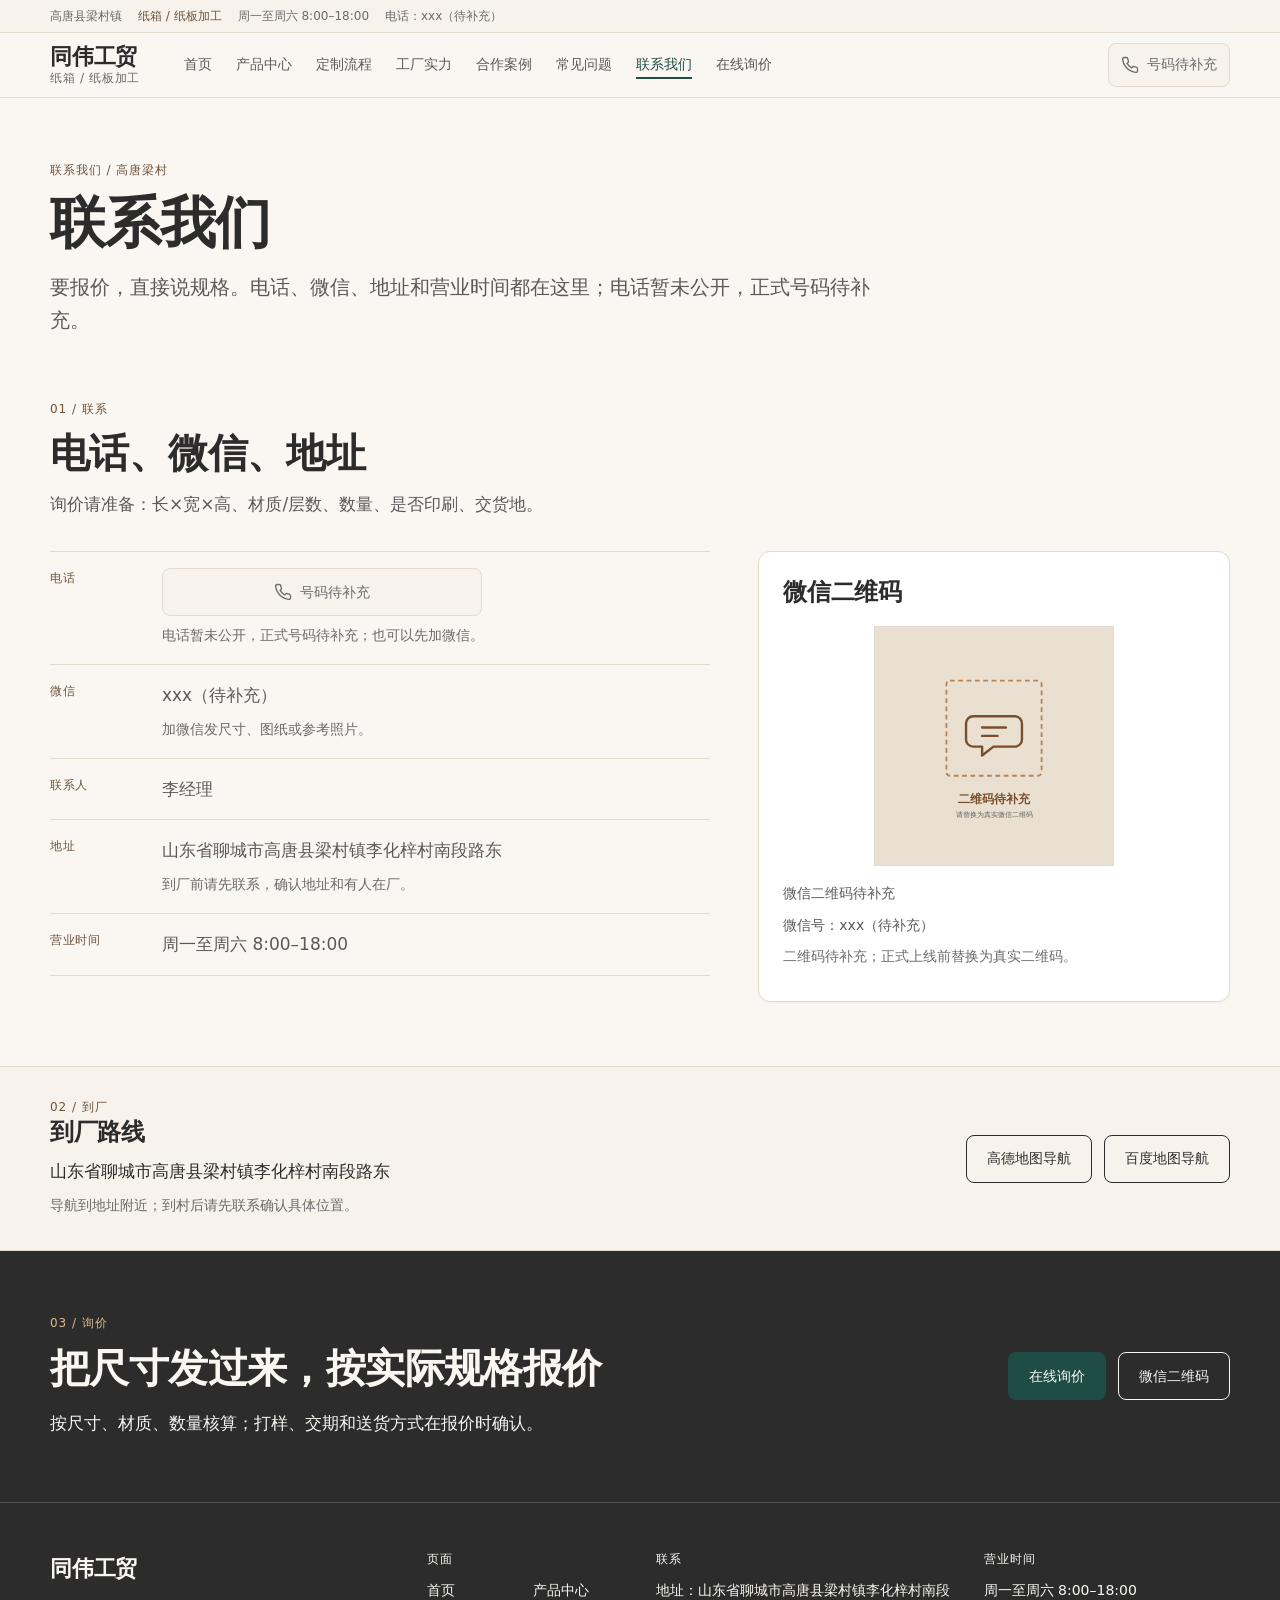
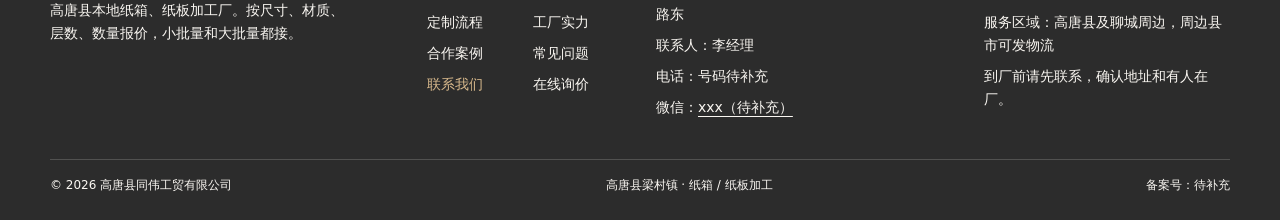
<file: contact.html>
<!doctype html>
<html lang="zh-CN" class="no-js">
<head>
  <meta charset="utf-8">
  <meta name="viewport" content="width=device-width, initial-scale=1">
  <title>联系同伟工贸_高唐纸箱厂地址/电话/微信</title>
  <meta name="description" content="联系高唐县同伟工贸：山东省聊城市高唐县梁村镇李化梓村南段路东，李经理，周一至周六 8:00–18:00；电话、微信、地图导航和在线询价。">
  <meta name="robots" content="noindex,nofollow">
  <link rel="canonical" href="https://41742-mx.github.io/tongwei-site/contact.html">
  <meta property="og:type" content="website">
  <meta property="og:site_name" content="同伟工贸">
  <meta property="og:title" content="联系同伟工贸_高唐纸箱厂地址/电话/微信">
  <meta property="og:description" content="联系高唐县同伟工贸：山东省聊城市高唐县梁村镇李化梓村南段路东，李经理，周一至周六 8:00–18:00；电话、微信、地图导航和在线询价。">
  <meta property="og:url" content="https://41742-mx.github.io/tongwei-site/contact.html">
  <meta property="og:locale" content="zh_CN">
  <link rel="stylesheet" href="assets/css/styles.css">
</head>
<body>
  <a class="skip-link" href="#main">跳到主要内容</a>

  <div class="utility-bar">
    <div class="container utility-bar__inner">
      <p class="utility-bar__area">高唐县梁村镇</p>
      <p class="utility-bar__trade">纸箱 / 纸板加工</p>
      <p class="utility-bar__meta">
        <span data-site-hours>周一至周六 8:00–18:00</span>
        <span class="utility-bar__phone">电话：<span data-site-phone>xxx（待补充）</span></span>
      </p>
    </div>
  </div>

  <header class="site-header">
    <div class="container site-header__inner">
      <a class="brand" href="index.html" aria-label="同伟工贸首页">
        <span class="brand__name">同伟工贸</span>
        <span class="brand__tagline">纸箱 / 纸板加工</span>
      </a>

      <nav class="site-nav" aria-label="主导航">
        <a href="index.html">首页</a>
        <a href="products.html">产品中心</a>
        <a href="process.html">定制流程</a>
        <a href="factory.html">工厂实力</a>
        <a href="cases.html">合作案例</a>
        <a href="faq.html">常见问题</a>
        <a href="contact.html" aria-current="page">联系我们</a>
        <a href="inquiry.html">在线询价</a>
      </nav>

      <div class="header-actions">
        <a class="header-phone is-disabled" data-phone-link aria-disabled="true" aria-label="电话号码待补充">
          <svg width="18" height="18" viewBox="0 0 24 24" fill="none" stroke="currentColor" stroke-width="1.75" stroke-linecap="round" stroke-linejoin="round" aria-hidden="true"><path d="M22 16.92v3a2 2 0 0 1-2.18 2 19.79 19.79 0 0 1-8.63-3.07 19.5 19.5 0 0 1-6-6A19.79 19.79 0 0 1 2.12 4.18 2 2 0 0 1 4.11 2h3a2 2 0 0 1 2 1.72c.127.96.361 1.903.7 2.81a2 2 0 0 1-.45 2.11L8.09 9.91a16 16 0 0 0 6 6l1.27-1.27a2 2 0 0 1 2.11-.45c.907.339 1.85.573 2.81.7A2 2 0 0 1 22 16.92z"/></svg>
          <span class="header-phone__text" data-phone-text>号码待补充</span>
        </a>
        <button class="menu-toggle" type="button" data-menu-toggle aria-expanded="false" aria-controls="mobile-menu" aria-label="打开菜单">
          <svg width="22" height="22" viewBox="0 0 24 24" fill="none" stroke="currentColor" stroke-width="1.75" stroke-linecap="round" stroke-linejoin="round" aria-hidden="true"><path d="M4 7h16"/><path d="M4 12h16"/><path d="M4 17h16"/></svg>
        </button>
      </div>
    </div>

    <div class="mobile-menu" id="mobile-menu" data-mobile-menu role="dialog" aria-modal="true" aria-label="主菜单" hidden>
      <div class="mobile-menu__top">
        <a class="brand" href="index.html" aria-label="同伟工贸首页">
          <span class="brand__name">同伟工贸</span>
          <span class="brand__tagline">纸箱 / 纸板加工</span>
        </a>
        <button class="mobile-menu__close" type="button" data-menu-close aria-label="关闭菜单">
          <svg width="22" height="22" viewBox="0 0 24 24" fill="none" stroke="currentColor" stroke-width="1.75" stroke-linecap="round" stroke-linejoin="round" aria-hidden="true"><path d="M6 6l12 12"/><path d="M18 6L6 18"/></svg>
        </button>
      </div>

      <nav class="mobile-menu__nav" aria-label="移动端导航">
        <a href="index.html" data-menu-link>首页</a>
        <a href="products.html" data-menu-link>产品中心</a>
        <a href="process.html" data-menu-link>定制流程</a>
        <a href="factory.html" data-menu-link>工厂实力</a>
        <a href="cases.html" data-menu-link>合作案例</a>
        <a href="faq.html" data-menu-link>常见问题</a>
        <a href="contact.html" aria-current="page" data-menu-link>联系我们</a>
        <a href="inquiry.html" data-menu-link>在线询价</a>
      </nav>

      <div class="mobile-menu__contact">
        <p>电话：<a class="phone-text-link" href="contact.html" data-phone-link><span data-phone-text>xxx（待补充）</span></a></p>
        <p>微信：<a class="wechat-text-link" href="contact.html" data-modal-open="wechat-modal" aria-label="微信联系"><span data-site-wechat>xxx（待补充）</span></a></p>
        <p>地址：<span data-site-address>山东省聊城市高唐县梁村镇李化梓村南段路东</span></p>
        <p>营业时间：<span data-site-hours>周一至周六 8:00–18:00</span></p>
      </div>
    </div>
  </header>

  <main id="main" class="site-main contact-main" tabindex="-1">
    <section class="contact-hero" aria-labelledby="contact-page-title">
      <div class="container">
        <div class="contact-hero__copy">
          <p class="eyebrow">联系我们 / 高唐梁村</p>
          <h1 id="contact-page-title">联系我们</h1>
          <p class="lead">要报价，直接说规格。电话、微信、地址和营业时间都在这里；电话暂未公开，正式号码待补充。</p>
        </div>
      </div>
    </section>

    <section class="section contact-section" aria-labelledby="contact-info-title">
      <div class="container">
        <div class="section-head">
          <p class="section-head__label">01 / 联系</p>
          <h2 id="contact-info-title">电话、微信、地址</h2>
          <p class="section-head__intro">询价请准备：长×宽×高、材质/层数、数量、是否印刷、交货地。</p>
        </div>

        <div class="contact-grid reveal">
          <dl class="contact-list">
            <div>
              <dt>电话</dt>
              <dd>
                <a class="btn btn--primary contact-phone is-disabled" data-phone-link aria-disabled="true" aria-label="电话号码待补充">
                  <svg class="btn__icon" viewBox="0 0 24 24" fill="none" stroke="currentColor" stroke-width="1.75" stroke-linecap="round" stroke-linejoin="round" aria-hidden="true"><path d="M22 16.92v3a2 2 0 0 1-2.18 2 19.79 19.79 0 0 1-8.63-3.07 19.5 19.5 0 0 1-6-6A19.79 19.79 0 0 1 2.12 4.18 2 2 0 0 1 4.11 2h3a2 2 0 0 1 2 1.72c.127.96.361 1.903.7 2.81a2 2 0 0 1-.45 2.11L8.09 9.91a16 16 0 0 0 6 6l1.27-1.27a2 2 0 0 1 2.11-.45c.907.339 1.85.573 2.81.7A2 2 0 0 1 22 16.92z"/></svg>
                  <span data-phone-text data-phone-text-ready="拨打电话">号码待补充</span>
                </a>
                <p class="contact-list__hint">电话暂未公开，正式号码待补充；也可以先加微信。</p>
              </dd>
            </div>
            <div>
              <dt>微信</dt>
              <dd>
                <span data-site-wechat>xxx（待补充）</span>
                <p class="contact-list__hint">加微信发尺寸、图纸或参考照片。</p>
              </dd>
            </div>
            <div>
              <dt>联系人</dt>
              <dd><span data-site-contact>李经理</span></dd>
            </div>
            <div>
              <dt>地址</dt>
              <dd>
                <span data-site-address>山东省聊城市高唐县梁村镇李化梓村南段路东</span>
                <p class="contact-list__hint">到厂前请先联系，确认地址和有人在厂。</p>
              </dd>
            </div>
            <div>
              <dt>营业时间</dt>
              <dd><span data-site-hours>周一至周六 8:00–18:00</span></dd>
            </div>
          </dl>

          <aside class="contact-qr" id="wechat" aria-labelledby="contact-qr-title">
            <h3 id="contact-qr-title">微信二维码</h3>
            <div class="contact-qr__image">
              <img src="assets/img/wechat-qr-placeholder.svg" alt="微信二维码占位，待补充真实二维码" width="800" height="800" loading="eager">
            </div>
            <p>微信二维码待补充</p>
            <p>微信号：<span data-site-wechat>xxx（待补充）</span></p>
            <p class="contact-qr__hint">二维码待补充；正式上线前替换为真实二维码。</p>
          </aside>
        </div>
      </div>
    </section>

    <section class="contact-map" aria-labelledby="contact-map-title">
      <div class="container contact-map__inner reveal">
        <div>
          <p class="section-head__label">02 / 到厂</p>
          <h2 id="contact-map-title">到厂路线</h2>
          <p class="contact-map__address">山东省聊城市高唐县梁村镇李化梓村南段路东</p>
          <p class="contact-map__hint">导航到地址附近；到村后请先联系确认具体位置。</p>
        </div>
        <div class="contact-map__actions">
          <a class="btn btn--secondary" href="https://uri.amap.com/search?keyword=%E5%B1%B1%E4%B8%9C%E7%9C%81%E8%81%8A%E5%9F%8E%E5%B8%82%E9%AB%98%E5%94%90%E5%8E%BF%E6%A2%81%E6%9D%91%E9%95%87%E6%9D%8E%E5%8C%96%E6%A2%93%E6%9D%91%E5%8D%97%E6%AE%B5%E8%B7%AF%E4%B8%9C" target="_blank" rel="noopener noreferrer" data-map-link="amap">高德地图导航</a>
          <a class="btn btn--secondary" href="https://map.baidu.com/search?query=%E5%B1%B1%E4%B8%9C%E7%9C%81%E8%81%8A%E5%9F%8E%E5%B8%82%E9%AB%98%E5%94%90%E5%8E%BF%E6%A2%81%E6%9D%91%E9%95%87%E6%9D%8E%E5%8C%96%E6%A2%93%E6%9D%91%E5%8D%97%E6%AE%B5%E8%B7%AF%E4%B8%9C" target="_blank" rel="noopener noreferrer" data-map-link="baidu">百度地图导航</a>
        </div>
      </div>
    </section>

    <section class="section section--ink contact-cta" aria-labelledby="contact-cta-title">
      <div class="container contact-cta__grid">
        <div>
          <p class="contact-cta__label">03 / 询价</p>
          <h2 id="contact-cta-title">把尺寸发过来，按实际规格报价</h2>
          <p>按尺寸、材质、数量核算；打样、交期和送货方式在报价时确认。</p>
        </div>
        <div class="contact-cta__actions">
          <a class="btn btn--primary" href="inquiry.html">在线询价</a>
          <a class="btn btn--secondary" href="#wechat" data-modal-open="wechat-modal">微信二维码</a>
        </div>
      </div>
    </section>
  </main>

  <footer class="site-footer">
    <div class="container">
      <div class="site-footer__grid">
        <div class="site-footer__brand">
          <p class="site-footer__name">同伟工贸</p>
          <p class="site-footer__desc">高唐县本地纸箱、纸板加工厂。按尺寸、材质、层数、数量报价，小批量和大批量都接。</p>
        </div>

        <div>
          <h2 class="site-footer__title">页面</h2>
          <nav class="site-footer__nav" aria-label="页脚导航">
            <a href="index.html">首页</a>
            <a href="products.html">产品中心</a>
            <a href="process.html">定制流程</a>
            <a href="factory.html">工厂实力</a>
            <a href="cases.html">合作案例</a>
            <a href="faq.html">常见问题</a>
            <a href="contact.html" aria-current="page">联系我们</a>
            <a href="inquiry.html">在线询价</a>
          </nav>
        </div>

        <div>
          <h2 class="site-footer__title">联系</h2>
          <address class="site-footer__contact">
            <p>地址：<span data-site-address>山东省聊城市高唐县梁村镇李化梓村南段路东</span></p>
            <p>联系人：<span data-site-contact>李经理</span></p>
            <p>电话：<a class="phone-text-link" href="contact.html" data-phone-link><span data-phone-text>xxx（待补充）</span></a></p>
            <p>微信：<a class="wechat-text-link" href="contact.html" data-modal-open="wechat-modal" aria-label="微信联系"><span data-site-wechat>xxx（待补充）</span></a></p>
          </address>
        </div>

        <div>
          <h2 class="site-footer__title">营业时间</h2>
          <p class="site-footer__hours"><span data-site-hours>周一至周六 8:00–18:00</span></p>
          <p class="site-footer__area">服务区域：<span data-site-area>高唐县及聊城周边，周边县市可发物流</span></p>
          <p class="site-footer__note">到厂前请先联系，确认地址和有人在厂。</p>
        </div>
      </div>

      <div class="site-footer__bottom">
        <p>© <span data-site-year>2026</span> <span data-site-company>高唐县同伟工贸有限公司</span></p>
        <p>高唐县梁村镇 · 纸箱 / 纸板加工</p>
        <p>备案号：待补充</p>
      </div>
    </div>
  </footer>

  <nav class="mobile-action-bar" aria-label="快捷联系">
    <a class="mobile-action-bar__item mobile-action-bar__item--primary is-disabled" data-phone-link aria-disabled="true" aria-label="电话号码待补充">
      <svg width="20" height="20" viewBox="0 0 24 24" fill="none" stroke="currentColor" stroke-width="1.75" stroke-linecap="round" stroke-linejoin="round" aria-hidden="true"><path d="M22 16.92v3a2 2 0 0 1-2.18 2 19.79 19.79 0 0 1-8.63-3.07 19.5 19.5 0 0 1-6-6A19.79 19.79 0 0 1 2.12 4.18 2 2 0 0 1 4.11 2h3a2 2 0 0 1 2 1.72c.127.96.361 1.903.7 2.81a2 2 0 0 1-.45 2.11L8.09 9.91a16 16 0 0 0 6 6l1.27-1.27a2 2 0 0 1 2.11-.45c.907.339 1.85.573 2.81.7A2 2 0 0 1 22 16.92z"/></svg>
      <span data-phone-text>号码待补充</span>
    </a>
    <a class="mobile-action-bar__item" href="contact.html" data-modal-open="wechat-modal" aria-label="微信联系">
      <svg width="20" height="20" viewBox="0 0 24 24" fill="none" stroke="currentColor" stroke-width="1.75" stroke-linecap="round" stroke-linejoin="round" aria-hidden="true"><path d="M21 11.5a8.38 8.38 0 0 1-.9 3.8 8.5 8.5 0 0 1-7.6 4.7 8.38 8.38 0 0 1-3.8-.9L3 21l1.9-5.7a8.38 8.38 0 0 1-.9-3.8 8.5 8.5 0 0 1 4.7-7.6 8.38 8.38 0 0 1 3.8-.9h.5a8.48 8.48 0 0 1 8 8v.5z"/></svg>
      <span>微信</span>
    </a>
    <a class="mobile-action-bar__item" href="inquiry.html">
      <svg width="20" height="20" viewBox="0 0 24 24" fill="none" stroke="currentColor" stroke-width="1.75" stroke-linecap="round" stroke-linejoin="round" aria-hidden="true"><path d="M14 2H6a2 2 0 0 0-2 2v16a2 2 0 0 0 2 2h12a2 2 0 0 0 2-2V8z"/><path d="M14 2v6h6"/><path d="M8 13h8"/><path d="M8 17h5"/></svg>
      <span>询价</span>
    </a>
  </nav>

  <script src="assets/js/config.js" defer></script>
  <script src="assets/js/site.js" defer></script>
</body>
</html>
</file>
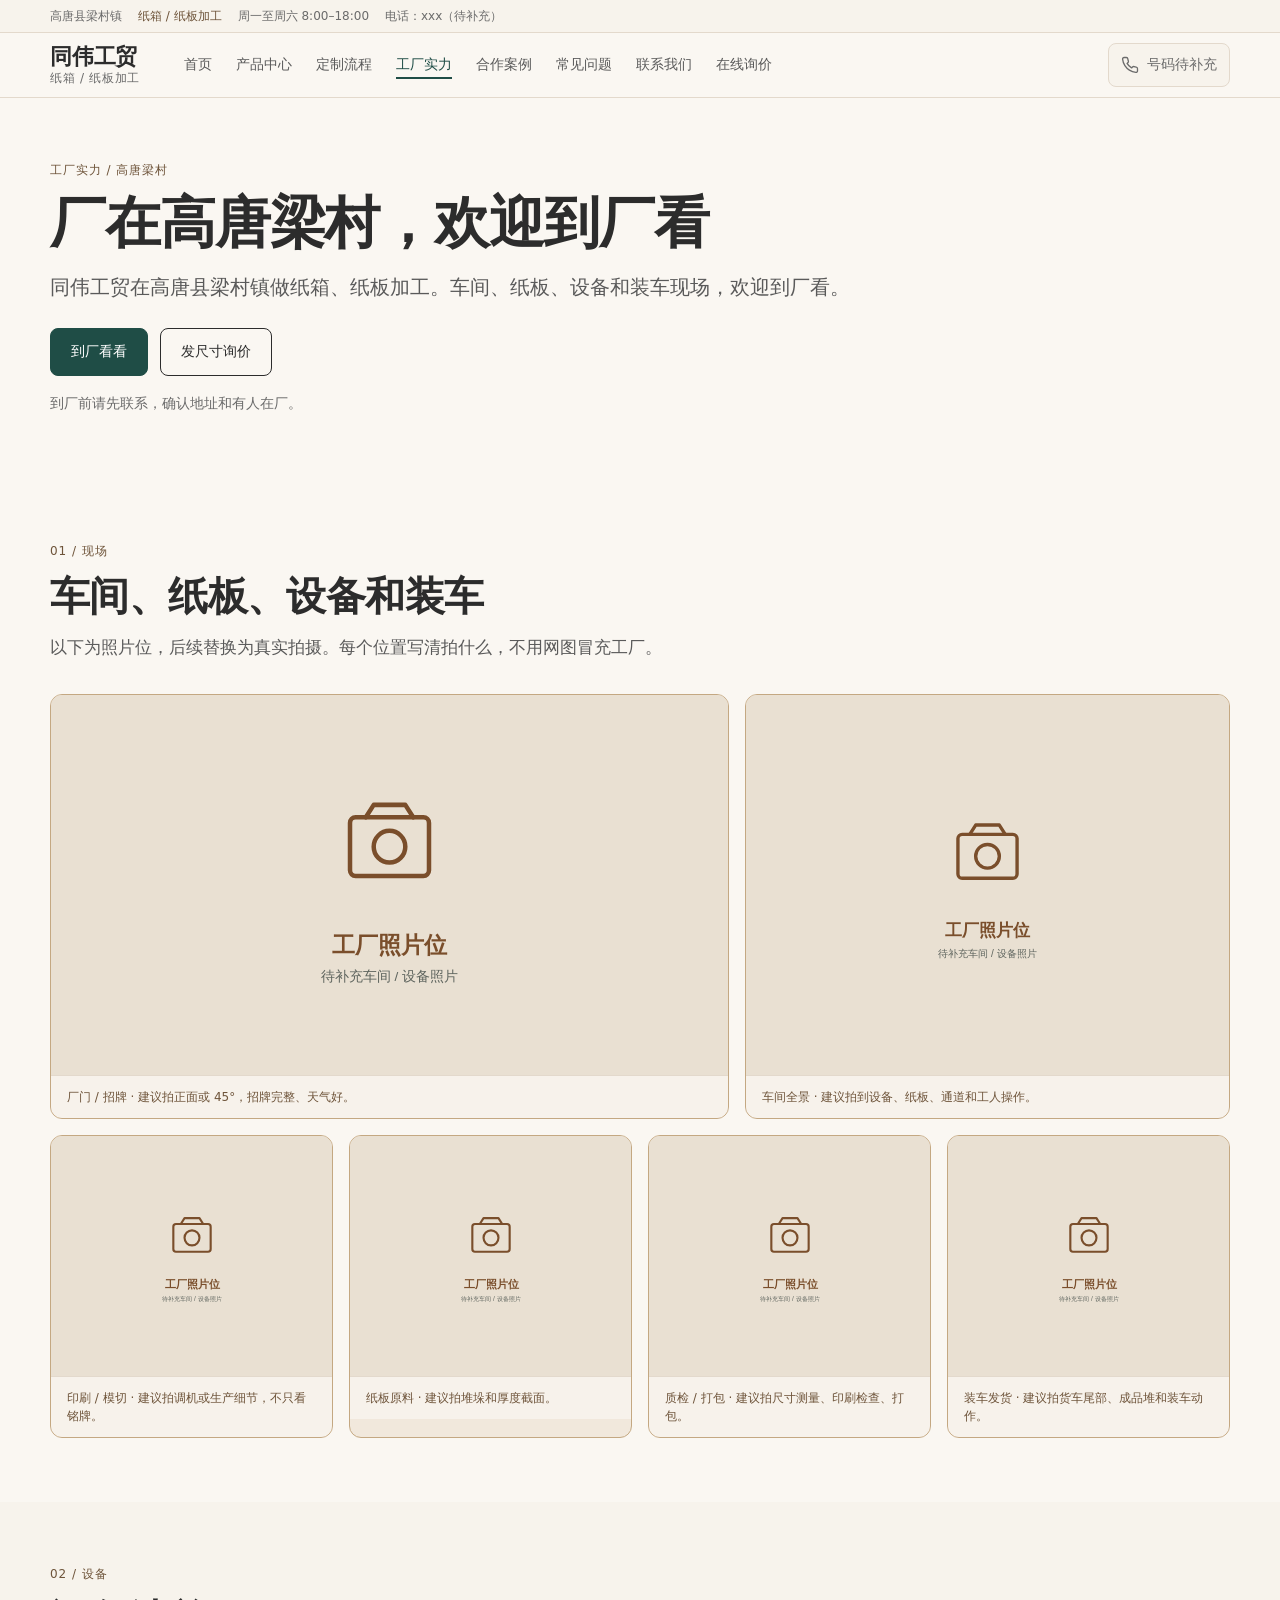
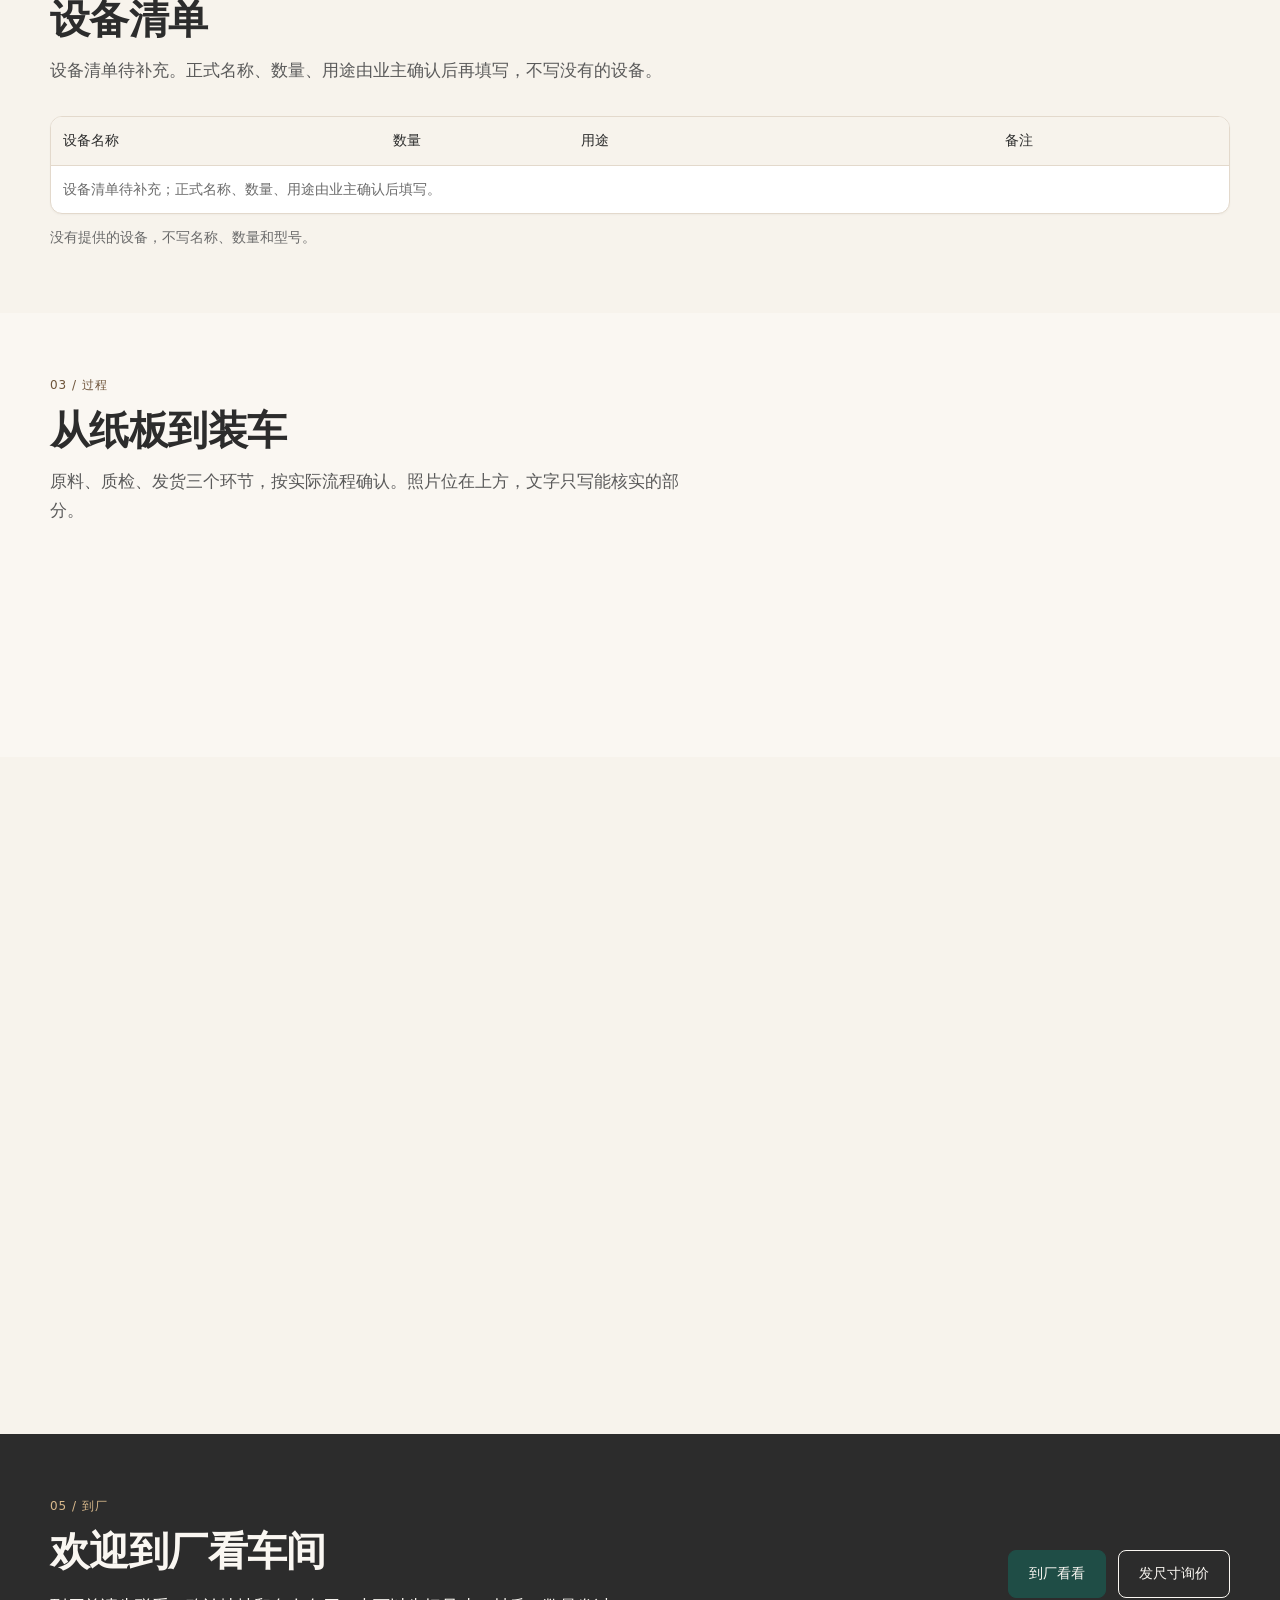
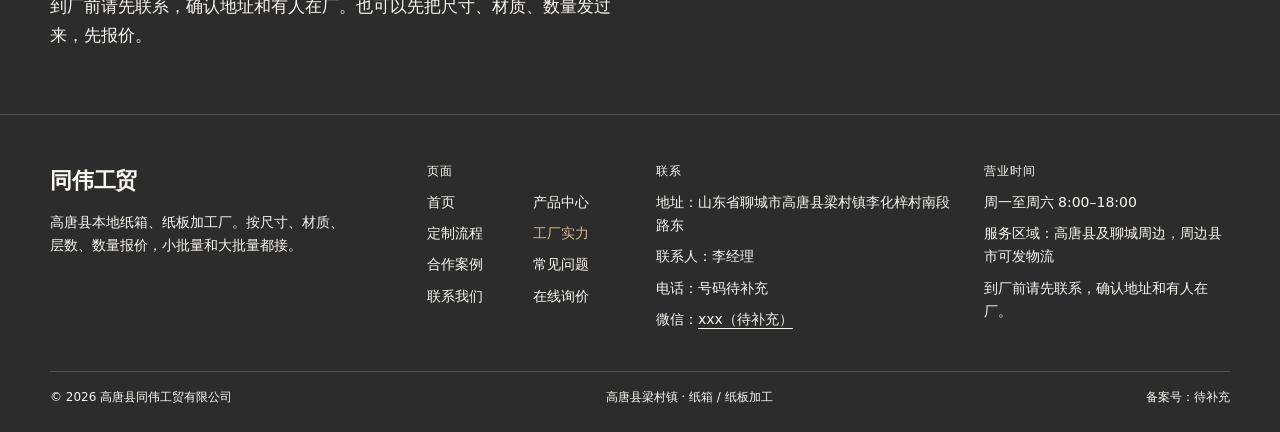
<file: factory.html>
<!doctype html>
<html lang="zh-CN" class="no-js">
<head>
  <meta charset="utf-8">
  <meta name="viewport" content="width=device-width, initial-scale=1">
  <title>高唐纸箱厂实力_车间/设备/装车_同伟工贸</title>
  <meta name="description" content="高唐县梁村镇同伟工贸纸箱厂，2008年建厂。展示车间、设备、纸板原料、质检打包、装车发货，欢迎到厂看。">
  <meta name="robots" content="noindex,nofollow">
  <link rel="canonical" href="https://41742-mx.github.io/tongwei-site/factory.html">
  <meta property="og:type" content="website">
  <meta property="og:site_name" content="同伟工贸">
  <meta property="og:title" content="高唐纸箱厂实力_车间/设备/装车_同伟工贸">
  <meta property="og:description" content="高唐县梁村镇同伟工贸纸箱厂，2008年建厂。展示车间、设备、纸板原料、质检打包、装车发货，欢迎到厂看。">
  <meta property="og:url" content="https://41742-mx.github.io/tongwei-site/factory.html">
  <meta property="og:locale" content="zh_CN">
  <link rel="stylesheet" href="assets/css/styles.css">
</head>
<body>
  <a class="skip-link" href="#main">跳到主要内容</a>

  <div class="utility-bar">
    <div class="container utility-bar__inner">
      <p class="utility-bar__area">高唐县梁村镇</p>
      <p class="utility-bar__trade">纸箱 / 纸板加工</p>
      <p class="utility-bar__meta">
        <span data-site-hours>周一至周六 8:00–18:00</span>
        <span class="utility-bar__phone">电话：<span data-site-phone>xxx（待补充）</span></span>
      </p>
    </div>
  </div>

  <header class="site-header">
    <div class="container site-header__inner">
      <a class="brand" href="index.html" aria-label="同伟工贸首页">
        <span class="brand__name">同伟工贸</span>
        <span class="brand__tagline">纸箱 / 纸板加工</span>
      </a>

      <nav class="site-nav" aria-label="主导航">
        <a href="index.html">首页</a>
        <a href="products.html">产品中心</a>
        <a href="process.html">定制流程</a>
        <a href="factory.html" aria-current="page">工厂实力</a>
        <a href="cases.html">合作案例</a>
        <a href="faq.html">常见问题</a>
        <a href="contact.html">联系我们</a>
        <a href="inquiry.html">在线询价</a>
      </nav>

      <div class="header-actions">
        <a class="header-phone is-disabled" data-phone-link aria-disabled="true" aria-label="电话号码待补充">
          <svg width="18" height="18" viewBox="0 0 24 24" fill="none" stroke="currentColor" stroke-width="1.75" stroke-linecap="round" stroke-linejoin="round" aria-hidden="true"><path d="M22 16.92v3a2 2 0 0 1-2.18 2 19.79 19.79 0 0 1-8.63-3.07 19.5 19.5 0 0 1-6-6A19.79 19.79 0 0 1 2.12 4.18 2 2 0 0 1 4.11 2h3a2 2 0 0 1 2 1.72c.127.96.361 1.903.7 2.81a2 2 0 0 1-.45 2.11L8.09 9.91a16 16 0 0 0 6 6l1.27-1.27a2 2 0 0 1 2.11-.45c.907.339 1.85.573 2.81.7A2 2 0 0 1 22 16.92z"/></svg>
          <span class="header-phone__text" data-phone-text>号码待补充</span>
        </a>
        <button class="menu-toggle" type="button" data-menu-toggle aria-expanded="false" aria-controls="mobile-menu" aria-label="打开菜单">
          <svg width="22" height="22" viewBox="0 0 24 24" fill="none" stroke="currentColor" stroke-width="1.75" stroke-linecap="round" stroke-linejoin="round" aria-hidden="true"><path d="M4 7h16"/><path d="M4 12h16"/><path d="M4 17h16"/></svg>
        </button>
      </div>
    </div>

    <div class="mobile-menu" id="mobile-menu" data-mobile-menu role="dialog" aria-modal="true" aria-label="主菜单" hidden>
      <div class="mobile-menu__top">
        <a class="brand" href="index.html" aria-label="同伟工贸首页">
          <span class="brand__name">同伟工贸</span>
          <span class="brand__tagline">纸箱 / 纸板加工</span>
        </a>
        <button class="mobile-menu__close" type="button" data-menu-close aria-label="关闭菜单">
          <svg width="22" height="22" viewBox="0 0 24 24" fill="none" stroke="currentColor" stroke-width="1.75" stroke-linecap="round" stroke-linejoin="round" aria-hidden="true"><path d="M6 6l12 12"/><path d="M18 6L6 18"/></svg>
        </button>
      </div>

      <nav class="mobile-menu__nav" aria-label="移动端导航">
        <a href="index.html" data-menu-link>首页</a>
        <a href="products.html" data-menu-link>产品中心</a>
        <a href="process.html" data-menu-link>定制流程</a>
        <a href="factory.html" aria-current="page" data-menu-link>工厂实力</a>
        <a href="cases.html" data-menu-link>合作案例</a>
        <a href="faq.html" data-menu-link>常见问题</a>
        <a href="contact.html" data-menu-link>联系我们</a>
        <a href="inquiry.html" data-menu-link>在线询价</a>
      </nav>

      <div class="mobile-menu__contact">
        <p>电话：<a class="phone-text-link" href="contact.html" data-phone-link><span data-phone-text>xxx（待补充）</span></a></p>
        <p>微信：<a class="wechat-text-link" href="contact.html" data-modal-open="wechat-modal" aria-label="微信联系"><span data-site-wechat>xxx（待补充）</span></a></p>
        <p>地址：<span data-site-address>山东省聊城市高唐县梁村镇李化梓村南段路东</span></p>
        <p>营业时间：<span data-site-hours>周一至周六 8:00–18:00</span></p>
      </div>
    </div>
  </header>

  <main id="main" class="site-main factory-main" tabindex="-1">
    <section class="factory-hero" aria-labelledby="factory-page-title">
      <div class="container">
        <div class="factory-hero__copy">
          <p class="eyebrow">工厂实力 / 高唐梁村</p>
          <h1 id="factory-page-title">厂在高唐梁村，欢迎到厂看</h1>
          <p class="lead">同伟工贸在高唐县梁村镇做纸箱、纸板加工。车间、纸板、设备和装车现场，欢迎到厂看。</p>
          <div class="cluster factory-hero__actions">
            <a class="btn btn--primary" href="contact.html">到厂看看</a>
            <a class="btn btn--secondary" href="inquiry.html">发尺寸询价</a>
          </div>
          <p class="factory-hero__note">到厂前请先联系，确认地址和有人在厂。</p>
        </div>
      </div>
    </section>

    <section class="section factory-photos" aria-labelledby="factory-photos-title">
      <div class="container">
        <div class="section-head">
          <p class="section-head__label">01 / 现场</p>
          <h2 id="factory-photos-title">车间、纸板、设备和装车</h2>
          <p class="section-head__intro">以下为照片位，后续替换为真实拍摄。每个位置写清拍什么，不用网图冒充工厂。</p>
        </div>

        <div class="factory-photo-grid reveal">
          <div class="factory-photo-row factory-photo-row--wide">
            <figure class="photo-placeholder photo-placeholder--factory">
              <img src="assets/img/placeholder-factory.svg" alt="厂门和招牌照片位，待补充" width="1200" height="900" loading="lazy">
              <figcaption>厂门 / 招牌 · 建议拍正面或 45°，招牌完整、天气好。</figcaption>
            </figure>
            <figure class="photo-placeholder photo-placeholder--factory">
              <img src="assets/img/placeholder-factory.svg" alt="车间全景照片位，待补充" width="1200" height="900" loading="lazy">
              <figcaption>车间全景 · 建议拍到设备、纸板、通道和工人操作。</figcaption>
            </figure>
          </div>

          <div class="factory-photo-row factory-photo-row--small">
            <figure class="photo-placeholder photo-placeholder--factory">
              <img src="assets/img/placeholder-factory.svg" alt="印刷或模切照片位，待补充" width="1200" height="900" loading="lazy">
              <figcaption>印刷 / 模切 · 建议拍调机或生产细节，不只看铭牌。</figcaption>
            </figure>
            <figure class="photo-placeholder photo-placeholder--factory">
              <img src="assets/img/placeholder-factory.svg" alt="纸板原料照片位，待补充" width="1200" height="900" loading="lazy">
              <figcaption>纸板原料 · 建议拍堆垛和厚度截面。</figcaption>
            </figure>
            <figure class="photo-placeholder photo-placeholder--factory">
              <img src="assets/img/placeholder-factory.svg" alt="质检和打包照片位，待补充" width="1200" height="900" loading="lazy">
              <figcaption>质检 / 打包 · 建议拍尺寸测量、印刷检查、打包。</figcaption>
            </figure>
            <figure class="photo-placeholder photo-placeholder--factory">
              <img src="assets/img/placeholder-factory.svg" alt="装车发货照片位，待补充" width="1200" height="900" loading="lazy">
              <figcaption>装车发货 · 建议拍货车尾部、成品堆和装车动作。</figcaption>
            </figure>
          </div>
        </div>
      </div>
    </section>

    <section class="section section--paper-deep factory-equipment" aria-labelledby="factory-equipment-title">
      <div class="container">
        <div class="section-head">
          <p class="section-head__label">02 / 设备</p>
          <h2 id="factory-equipment-title">设备清单</h2>
          <p class="section-head__intro">设备清单待补充。正式名称、数量、用途由业主确认后再填写，不写没有的设备。</p>
        </div>

        <div class="equipment-table-wrap">
          <table class="equipment-table">
            <caption class="visually-hidden">设备清单待补充</caption>
            <thead>
              <tr>
                <th scope="col">设备名称</th>
                <th scope="col">数量</th>
                <th scope="col">用途</th>
                <th scope="col">备注</th>
              </tr>
            </thead>
            <tbody>
              <tr>
                <td colspan="4">设备清单待补充；正式名称、数量、用途由业主确认后填写。</td>
              </tr>
            </tbody>
          </table>
        </div>
        <p class="factory-equipment__note">没有提供的设备，不写名称、数量和型号。</p>
      </div>
    </section>

    <section class="section factory-process" aria-labelledby="factory-process-title">
      <div class="container">
        <div class="section-head">
          <p class="section-head__label">03 / 过程</p>
          <h2 id="factory-process-title">从纸板到装车</h2>
          <p class="section-head__intro">原料、质检、发货三个环节，按实际流程确认。照片位在上方，文字只写能核实的部分。</p>
        </div>

        <div class="factory-process-grid reveal">
          <div class="factory-process__item">
            <p class="factory-process__index">01</p>
            <h3>原料纸板</h3>
            <p>纸板按材质、厚度、尺寸分类存放；具体用哪种，按承重和报价确认。</p>
          </div>
          <div class="factory-process__item">
            <p class="factory-process__index">02</p>
            <h3>质检</h3>
            <p>按确认样检查尺寸、结构、印刷；抽检方式按实际流程确认，不编造比例。</p>
          </div>
          <div class="factory-process__item">
            <p class="factory-process__index">03</p>
            <h3>装车发货</h3>
            <p>高唐及聊城周边可送，周边县市可发物流；装车前按约定清点。</p>
          </div>
        </div>
      </div>
    </section>

    <section class="section section--paper-deep factory-license" aria-labelledby="factory-license-title">
      <div class="container factory-license__grid reveal">
        <div class="factory-license__copy">
          <p class="section-head__label">04 / 资质</p>
          <h2 id="factory-license-title">营业执照与印刷资质</h2>
          <p>企业主体展示。营业执照图片待补充，统一社会信用代码等敏感信息按业主确认脱敏。</p>
          <p>具备包装装潢印刷品印刷资质；证书图片后续补充，不展示证书编号。</p>
        </div>
        <figure class="photo-placeholder photo-placeholder--portrait factory-license__media">
          <img src="assets/img/placeholder-license.svg" alt="营业执照展示位，待补充，敏感信息需脱敏" width="1000" height="1400" loading="lazy">
          <figcaption>营业执照展示位 · 待补充，敏感信息脱敏。</figcaption>
        </figure>
      </div>
    </section>

    <section class="section section--ink factory-cta" aria-labelledby="factory-cta-title">
      <div class="container factory-cta__grid">
        <div>
          <p class="factory-cta__label">05 / 到厂</p>
          <h2 id="factory-cta-title">欢迎到厂看车间</h2>
          <p>到厂前请先联系，确认地址和有人在厂。也可以先把尺寸、材质、数量发过来，先报价。</p>
        </div>
        <div class="factory-cta__actions">
          <a class="btn btn--primary" href="contact.html">到厂看看</a>
          <a class="btn btn--secondary" href="inquiry.html">发尺寸询价</a>
        </div>
      </div>
    </section>
  </main>

  <footer class="site-footer">
    <div class="container">
      <div class="site-footer__grid">
        <div class="site-footer__brand">
          <p class="site-footer__name">同伟工贸</p>
          <p class="site-footer__desc">高唐县本地纸箱、纸板加工厂。按尺寸、材质、层数、数量报价，小批量和大批量都接。</p>
        </div>

        <div>
          <h2 class="site-footer__title">页面</h2>
          <nav class="site-footer__nav" aria-label="页脚导航">
            <a href="index.html">首页</a>
            <a href="products.html">产品中心</a>
            <a href="process.html">定制流程</a>
            <a href="factory.html" aria-current="page">工厂实力</a>
            <a href="cases.html">合作案例</a>
            <a href="faq.html">常见问题</a>
            <a href="contact.html">联系我们</a>
            <a href="inquiry.html">在线询价</a>
          </nav>
        </div>

        <div>
          <h2 class="site-footer__title">联系</h2>
          <address class="site-footer__contact">
            <p>地址：<span data-site-address>山东省聊城市高唐县梁村镇李化梓村南段路东</span></p>
            <p>联系人：<span data-site-contact>李经理</span></p>
            <p>电话：<a class="phone-text-link" href="contact.html" data-phone-link><span data-phone-text>xxx（待补充）</span></a></p>
            <p>微信：<a class="wechat-text-link" href="contact.html" data-modal-open="wechat-modal" aria-label="微信联系"><span data-site-wechat>xxx（待补充）</span></a></p>
          </address>
        </div>

        <div>
          <h2 class="site-footer__title">营业时间</h2>
          <p class="site-footer__hours"><span data-site-hours>周一至周六 8:00–18:00</span></p>
          <p class="site-footer__area">服务区域：<span data-site-area>高唐县及聊城周边，周边县市可发物流</span></p>
          <p class="site-footer__note">到厂前请先联系，确认地址和有人在厂。</p>
        </div>
      </div>

      <div class="site-footer__bottom">
        <p>© <span data-site-year>2026</span> <span data-site-company>高唐县同伟工贸有限公司</span></p>
        <p>高唐县梁村镇 · 纸箱 / 纸板加工</p>
        <p>备案号：待补充</p>
      </div>
    </div>
  </footer>

  <nav class="mobile-action-bar" aria-label="快捷联系">
    <a class="mobile-action-bar__item mobile-action-bar__item--primary is-disabled" data-phone-link aria-disabled="true" aria-label="电话号码待补充">
      <svg width="20" height="20" viewBox="0 0 24 24" fill="none" stroke="currentColor" stroke-width="1.75" stroke-linecap="round" stroke-linejoin="round" aria-hidden="true"><path d="M22 16.92v3a2 2 0 0 1-2.18 2 19.79 19.79 0 0 1-8.63-3.07 19.5 19.5 0 0 1-6-6A19.79 19.79 0 0 1 2.12 4.18 2 2 0 0 1 4.11 2h3a2 2 0 0 1 2 1.72c.127.96.361 1.903.7 2.81a2 2 0 0 1-.45 2.11L8.09 9.91a16 16 0 0 0 6 6l1.27-1.27a2 2 0 0 1 2.11-.45c.907.339 1.85.573 2.81.7A2 2 0 0 1 22 16.92z"/></svg>
      <span data-phone-text>号码待补充</span>
    </a>
    <a class="mobile-action-bar__item" href="contact.html" data-modal-open="wechat-modal" aria-label="微信联系">
      <svg width="20" height="20" viewBox="0 0 24 24" fill="none" stroke="currentColor" stroke-width="1.75" stroke-linecap="round" stroke-linejoin="round" aria-hidden="true"><path d="M21 11.5a8.38 8.38 0 0 1-.9 3.8 8.5 8.5 0 0 1-7.6 4.7 8.38 8.38 0 0 1-3.8-.9L3 21l1.9-5.7a8.38 8.38 0 0 1-.9-3.8 8.5 8.5 0 0 1 4.7-7.6 8.38 8.38 0 0 1 3.8-.9h.5a8.48 8.48 0 0 1 8 8v.5z"/></svg>
      <span>微信</span>
    </a>
    <a class="mobile-action-bar__item" href="inquiry.html">
      <svg width="20" height="20" viewBox="0 0 24 24" fill="none" stroke="currentColor" stroke-width="1.75" stroke-linecap="round" stroke-linejoin="round" aria-hidden="true"><path d="M14 2H6a2 2 0 0 0-2 2v16a2 2 0 0 0 2 2h12a2 2 0 0 0 2-2V8z"/><path d="M14 2v6h6"/><path d="M8 13h8"/><path d="M8 17h5"/></svg>
      <span>询价</span>
    </a>
  </nav>

  <script src="assets/js/config.js" defer></script>
  <script src="assets/js/site.js" defer></script>
</body>
</html>
</file>
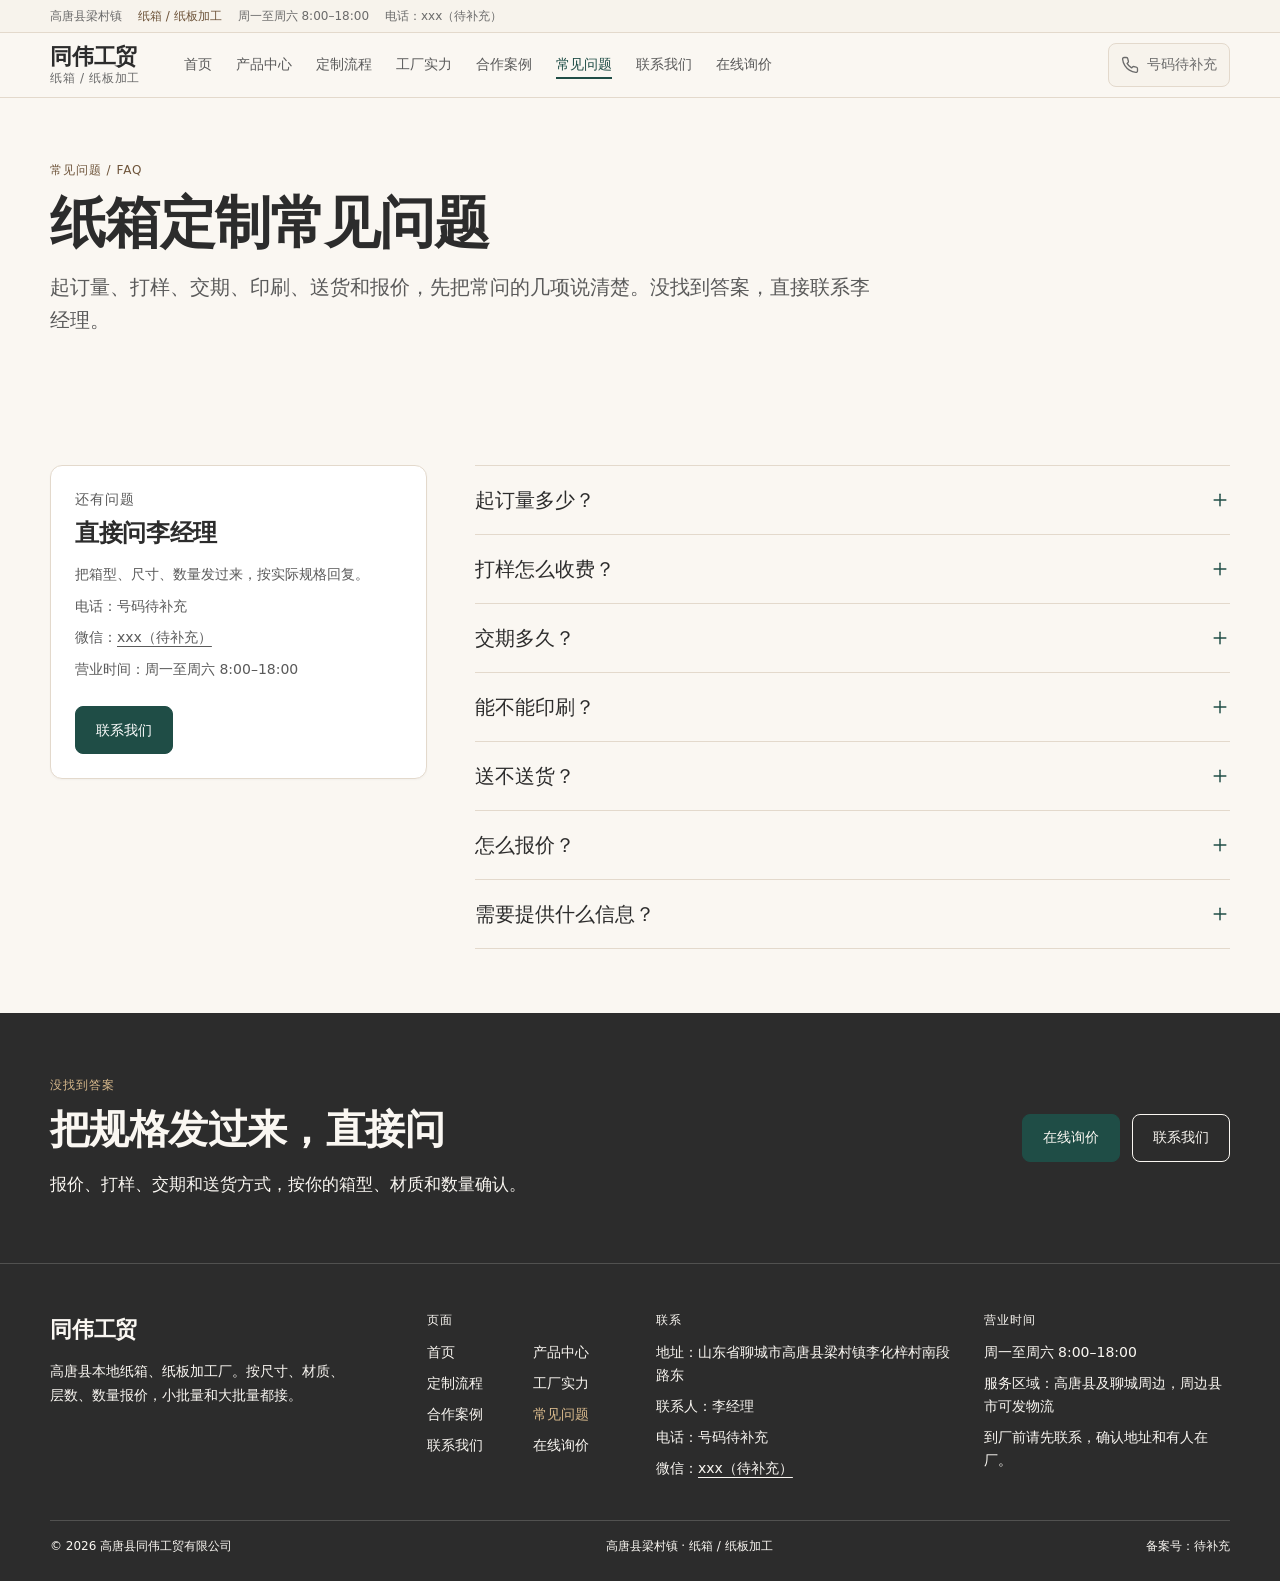
<file: faq.html>
<!doctype html>
<html lang="zh-CN" class="no-js">
<head>
  <meta charset="utf-8">
  <meta name="viewport" content="width=device-width, initial-scale=1">
  <title>高唐纸箱定制常见问题_起订量/打样/交期_同伟工贸</title>
  <meta name="description" content="高唐纸箱定制常见问题：起订量、打样收费、交期、印刷、送货、报价和需提供信息。同伟工贸按尺寸、材质、数量报价。">
  <meta name="robots" content="noindex,nofollow">
  <link rel="canonical" href="https://41742-mx.github.io/tongwei-site/faq.html">
  <meta property="og:type" content="website">
  <meta property="og:site_name" content="同伟工贸">
  <meta property="og:title" content="高唐纸箱定制常见问题_起订量/打样/交期_同伟工贸">
  <meta property="og:description" content="高唐纸箱定制常见问题：起订量、打样收费、交期、印刷、送货、报价和需提供信息。同伟工贸按尺寸、材质、数量报价。">
  <meta property="og:url" content="https://41742-mx.github.io/tongwei-site/faq.html">
  <meta property="og:locale" content="zh_CN">
  <link rel="stylesheet" href="assets/css/styles.css">
</head>
<body>
  <a class="skip-link" href="#main">跳到主要内容</a>

  <div class="utility-bar">
    <div class="container utility-bar__inner">
      <p class="utility-bar__area">高唐县梁村镇</p>
      <p class="utility-bar__trade">纸箱 / 纸板加工</p>
      <p class="utility-bar__meta">
        <span data-site-hours>周一至周六 8:00–18:00</span>
        <span class="utility-bar__phone">电话：<span data-site-phone>xxx（待补充）</span></span>
      </p>
    </div>
  </div>

  <header class="site-header">
    <div class="container site-header__inner">
      <a class="brand" href="index.html" aria-label="同伟工贸首页">
        <span class="brand__name">同伟工贸</span>
        <span class="brand__tagline">纸箱 / 纸板加工</span>
      </a>

      <nav class="site-nav" aria-label="主导航">
        <a href="index.html">首页</a>
        <a href="products.html">产品中心</a>
        <a href="process.html">定制流程</a>
        <a href="factory.html">工厂实力</a>
        <a href="cases.html">合作案例</a>
        <a href="faq.html" aria-current="page">常见问题</a>
        <a href="contact.html">联系我们</a>
        <a href="inquiry.html">在线询价</a>
      </nav>

      <div class="header-actions">
        <a class="header-phone is-disabled" data-phone-link aria-disabled="true" aria-label="电话号码待补充">
          <svg width="18" height="18" viewBox="0 0 24 24" fill="none" stroke="currentColor" stroke-width="1.75" stroke-linecap="round" stroke-linejoin="round" aria-hidden="true"><path d="M22 16.92v3a2 2 0 0 1-2.18 2 19.79 19.79 0 0 1-8.63-3.07 19.5 19.5 0 0 1-6-6A19.79 19.79 0 0 1 2.12 4.18 2 2 0 0 1 4.11 2h3a2 2 0 0 1 2 1.72c.127.96.361 1.903.7 2.81a2 2 0 0 1-.45 2.11L8.09 9.91a16 16 0 0 0 6 6l1.27-1.27a2 2 0 0 1 2.11-.45c.907.339 1.85.573 2.81.7A2 2 0 0 1 22 16.92z"/></svg>
          <span class="header-phone__text" data-phone-text>号码待补充</span>
        </a>
        <button class="menu-toggle" type="button" data-menu-toggle aria-expanded="false" aria-controls="mobile-menu" aria-label="打开菜单">
          <svg width="22" height="22" viewBox="0 0 24 24" fill="none" stroke="currentColor" stroke-width="1.75" stroke-linecap="round" stroke-linejoin="round" aria-hidden="true"><path d="M4 7h16"/><path d="M4 12h16"/><path d="M4 17h16"/></svg>
        </button>
      </div>
    </div>

    <div class="mobile-menu" id="mobile-menu" data-mobile-menu role="dialog" aria-modal="true" aria-label="主菜单" hidden>
      <div class="mobile-menu__top">
        <a class="brand" href="index.html" aria-label="同伟工贸首页">
          <span class="brand__name">同伟工贸</span>
          <span class="brand__tagline">纸箱 / 纸板加工</span>
        </a>
        <button class="mobile-menu__close" type="button" data-menu-close aria-label="关闭菜单">
          <svg width="22" height="22" viewBox="0 0 24 24" fill="none" stroke="currentColor" stroke-width="1.75" stroke-linecap="round" stroke-linejoin="round" aria-hidden="true"><path d="M6 6l12 12"/><path d="M18 6L6 18"/></svg>
        </button>
      </div>

      <nav class="mobile-menu__nav" aria-label="移动端导航">
        <a href="index.html" data-menu-link>首页</a>
        <a href="products.html" data-menu-link>产品中心</a>
        <a href="process.html" data-menu-link>定制流程</a>
        <a href="factory.html" data-menu-link>工厂实力</a>
        <a href="cases.html" data-menu-link>合作案例</a>
        <a href="faq.html" aria-current="page" data-menu-link>常见问题</a>
        <a href="contact.html" data-menu-link>联系我们</a>
        <a href="inquiry.html" data-menu-link>在线询价</a>
      </nav>

      <div class="mobile-menu__contact">
        <p>电话：<a class="phone-text-link" href="contact.html" data-phone-link><span data-phone-text>xxx（待补充）</span></a></p>
        <p>微信：<a class="wechat-text-link" href="contact.html" data-modal-open="wechat-modal" aria-label="微信联系"><span data-site-wechat>xxx（待补充）</span></a></p>
        <p>地址：<span data-site-address>山东省聊城市高唐县梁村镇李化梓村南段路东</span></p>
        <p>营业时间：<span data-site-hours>周一至周六 8:00–18:00</span></p>
      </div>
    </div>
  </header>

  <main id="main" class="site-main faq-main" tabindex="-1">
    <section class="faq-hero" aria-labelledby="faq-page-title">
      <div class="container">
        <div class="faq-hero__copy">
          <p class="eyebrow">常见问题 / FAQ</p>
          <h1 id="faq-page-title">纸箱定制常见问题</h1>
          <p class="lead">起订量、打样、交期、印刷、送货和报价，先把常问的几项说清楚。没找到答案，直接联系李经理。</p>
        </div>
      </div>
    </section>

    <section class="section faq-section" aria-labelledby="faq-list-title">
      <div class="container">
        <div class="faq-layout">
          <aside class="faq-aside">
            <p class="section-head__label">还有问题</p>
            <h2>直接问李经理</h2>
            <p>把箱型、尺寸、数量发过来，按实际规格回复。</p>
            <p>电话：<a class="phone-text-link" href="contact.html" data-phone-link><span data-phone-text>xxx（待补充）</span></a></p>
            <p>微信：<a class="wechat-text-link" href="contact.html" data-modal-open="wechat-modal" aria-label="微信联系"><span data-site-wechat>xxx（待补充）</span></a></p>
            <p>营业时间：<span data-site-hours>周一至周六 8:00–18:00</span></p>
            <a class="btn btn--primary" href="contact.html">联系我们</a>
          </aside>

          <div class="faq-list reveal">
            <h2 class="visually-hidden" id="faq-list-title">常见问题列表</h2>

            <div class="faq-item" data-faq-item>
              <h3 class="faq-question__heading">
                <button class="faq-question" type="button" id="faq-question-1" aria-expanded="true" aria-controls="faq-answer-1" data-faq-question>
                  <span>起订量多少？</span>
                  <svg class="faq-question__icon" viewBox="0 0 24 24" fill="none" stroke="currentColor" stroke-width="1.75" stroke-linecap="round" stroke-linejoin="round" aria-hidden="true"><path d="M5 12h14"/><path class="faq-icon__vertical" d="M12 5v14"/></svg>
                </button>
              </h3>
              <div class="faq-answer" id="faq-answer-1" role="region" aria-labelledby="faq-question-1" data-faq-answer>
                <p>起订量按箱型和材质确认；小批量也接，具体数量报价时说明。</p>
              </div>
            </div>

            <div class="faq-item" data-faq-item>
              <h3 class="faq-question__heading">
                <button class="faq-question" type="button" id="faq-question-2" aria-expanded="true" aria-controls="faq-answer-2" data-faq-question>
                  <span>打样怎么收费？</span>
                  <svg class="faq-question__icon" viewBox="0 0 24 24" fill="none" stroke="currentColor" stroke-width="1.75" stroke-linecap="round" stroke-linejoin="round" aria-hidden="true"><path d="M5 12h14"/><path class="faq-icon__vertical" d="M12 5v14"/></svg>
                </button>
              </h3>
              <div class="faq-answer" id="faq-answer-2" role="region" aria-labelledby="faq-question-2" data-faq-answer>
                <p>打样费按箱型、材质和印刷要求核算；是否下单抵扣，报价时确认。</p>
              </div>
            </div>

            <div class="faq-item" data-faq-item>
              <h3 class="faq-question__heading">
                <button class="faq-question" type="button" id="faq-question-3" aria-expanded="true" aria-controls="faq-answer-3" data-faq-question>
                  <span>交期多久？</span>
                  <svg class="faq-question__icon" viewBox="0 0 24 24" fill="none" stroke="currentColor" stroke-width="1.75" stroke-linecap="round" stroke-linejoin="round" aria-hidden="true"><path d="M5 12h14"/><path class="faq-icon__vertical" d="M12 5v14"/></svg>
                </button>
              </h3>
              <div class="faq-answer" id="faq-answer-3" role="region" aria-labelledby="faq-question-3" data-faq-answer>
                <p>交期按数量、材质和印刷工艺排产，报价时给明确交期；急单先沟通。</p>
              </div>
            </div>

            <div class="faq-item" data-faq-item>
              <h3 class="faq-question__heading">
                <button class="faq-question" type="button" id="faq-question-4" aria-expanded="true" aria-controls="faq-answer-4" data-faq-question>
                  <span>能不能印刷？</span>
                  <svg class="faq-question__icon" viewBox="0 0 24 24" fill="none" stroke="currentColor" stroke-width="1.75" stroke-linecap="round" stroke-linejoin="round" aria-hidden="true"><path d="M5 12h14"/><path class="faq-icon__vertical" d="M12 5v14"/></svg>
                </button>
              </h3>
              <div class="faq-answer" id="faq-answer-4" role="region" aria-labelledby="faq-question-4" data-faq-answer>
                <p>可以按设计稿评估印刷；具备包装装潢印刷品印刷资质。请提供设计文件或样箱。</p>
              </div>
            </div>

            <div class="faq-item" data-faq-item>
              <h3 class="faq-question__heading">
                <button class="faq-question" type="button" id="faq-question-5" aria-expanded="true" aria-controls="faq-answer-5" data-faq-question>
                  <span>送不送货？</span>
                  <svg class="faq-question__icon" viewBox="0 0 24 24" fill="none" stroke="currentColor" stroke-width="1.75" stroke-linecap="round" stroke-linejoin="round" aria-hidden="true"><path d="M5 12h14"/><path class="faq-icon__vertical" d="M12 5v14"/></svg>
                </button>
              </h3>
              <div class="faq-answer" id="faq-answer-5" role="region" aria-labelledby="faq-question-5" data-faq-answer>
                <p>高唐县及聊城周边可送，周边县市可发物流；运费和送货方式按地址确认。</p>
              </div>
            </div>

            <div class="faq-item" data-faq-item>
              <h3 class="faq-question__heading">
                <button class="faq-question" type="button" id="faq-question-6" aria-expanded="true" aria-controls="faq-answer-6" data-faq-question>
                  <span>怎么报价？</span>
                  <svg class="faq-question__icon" viewBox="0 0 24 24" fill="none" stroke="currentColor" stroke-width="1.75" stroke-linecap="round" stroke-linejoin="round" aria-hidden="true"><path d="M5 12h14"/><path class="faq-icon__vertical" d="M12 5v14"/></svg>
                </button>
              </h3>
              <div class="faq-answer" id="faq-answer-6" role="region" aria-labelledby="faq-question-6" data-faq-answer>
                <p>按长×宽×高、材质/层数、数量、印刷、用途、交货地核算；信息越全，报价越准。</p>
              </div>
            </div>

            <div class="faq-item" data-faq-item>
              <h3 class="faq-question__heading">
                <button class="faq-question" type="button" id="faq-question-7" aria-expanded="true" aria-controls="faq-answer-7" data-faq-question>
                  <span>需要提供什么信息？</span>
                  <svg class="faq-question__icon" viewBox="0 0 24 24" fill="none" stroke="currentColor" stroke-width="1.75" stroke-linecap="round" stroke-linejoin="round" aria-hidden="true"><path d="M5 12h14"/><path class="faq-icon__vertical" d="M12 5v14"/></svg>
                </button>
              </h3>
              <div class="faq-answer" id="faq-answer-7" role="region" aria-labelledby="faq-question-7" data-faq-answer>
                <p>尺寸、材质/层数、数量、印刷要求、用途、交货地、联系人电话；有图纸或样箱更好。</p>
              </div>
            </div>
          </div>
        </div>
      </div>
    </section>

    <section class="section section--ink faq-cta" aria-labelledby="faq-cta-title">
      <div class="container faq-cta__grid">
        <div>
          <p class="faq-cta__label">没找到答案</p>
          <h2 id="faq-cta-title">把规格发过来，直接问</h2>
          <p>报价、打样、交期和送货方式，按你的箱型、材质和数量确认。</p>
        </div>
        <div class="faq-cta__actions">
          <a class="btn btn--primary" href="inquiry.html">在线询价</a>
          <a class="btn btn--secondary" href="contact.html">联系我们</a>
        </div>
      </div>
    </section>
  </main>

  <footer class="site-footer">
    <div class="container">
      <div class="site-footer__grid">
        <div class="site-footer__brand">
          <p class="site-footer__name">同伟工贸</p>
          <p class="site-footer__desc">高唐县本地纸箱、纸板加工厂。按尺寸、材质、层数、数量报价，小批量和大批量都接。</p>
        </div>

        <div>
          <h2 class="site-footer__title">页面</h2>
          <nav class="site-footer__nav" aria-label="页脚导航">
            <a href="index.html">首页</a>
            <a href="products.html">产品中心</a>
            <a href="process.html">定制流程</a>
            <a href="factory.html">工厂实力</a>
            <a href="cases.html">合作案例</a>
            <a href="faq.html" aria-current="page">常见问题</a>
            <a href="contact.html">联系我们</a>
            <a href="inquiry.html">在线询价</a>
          </nav>
        </div>

        <div>
          <h2 class="site-footer__title">联系</h2>
          <address class="site-footer__contact">
            <p>地址：<span data-site-address>山东省聊城市高唐县梁村镇李化梓村南段路东</span></p>
            <p>联系人：<span data-site-contact>李经理</span></p>
            <p>电话：<a class="phone-text-link" href="contact.html" data-phone-link><span data-phone-text>xxx（待补充）</span></a></p>
            <p>微信：<a class="wechat-text-link" href="contact.html" data-modal-open="wechat-modal" aria-label="微信联系"><span data-site-wechat>xxx（待补充）</span></a></p>
          </address>
        </div>

        <div>
          <h2 class="site-footer__title">营业时间</h2>
          <p class="site-footer__hours"><span data-site-hours>周一至周六 8:00–18:00</span></p>
          <p class="site-footer__area">服务区域：<span data-site-area>高唐县及聊城周边，周边县市可发物流</span></p>
          <p class="site-footer__note">到厂前请先联系，确认地址和有人在厂。</p>
        </div>
      </div>

      <div class="site-footer__bottom">
        <p>© <span data-site-year>2026</span> <span data-site-company>高唐县同伟工贸有限公司</span></p>
        <p>高唐县梁村镇 · 纸箱 / 纸板加工</p>
        <p>备案号：待补充</p>
      </div>
    </div>
  </footer>

  <nav class="mobile-action-bar" aria-label="快捷联系">
    <a class="mobile-action-bar__item mobile-action-bar__item--primary is-disabled" data-phone-link aria-disabled="true" aria-label="电话号码待补充">
      <svg width="20" height="20" viewBox="0 0 24 24" fill="none" stroke="currentColor" stroke-width="1.75" stroke-linecap="round" stroke-linejoin="round" aria-hidden="true"><path d="M22 16.92v3a2 2 0 0 1-2.18 2 19.79 19.79 0 0 1-8.63-3.07 19.5 19.5 0 0 1-6-6A19.79 19.79 0 0 1 2.12 4.18 2 2 0 0 1 4.11 2h3a2 2 0 0 1 2 1.72c.127.96.361 1.903.7 2.81a2 2 0 0 1-.45 2.11L8.09 9.91a16 16 0 0 0 6 6l1.27-1.27a2 2 0 0 1 2.11-.45c.907.339 1.85.573 2.81.7A2 2 0 0 1 22 16.92z"/></svg>
      <span data-phone-text>号码待补充</span>
    </a>
    <a class="mobile-action-bar__item" href="contact.html" data-modal-open="wechat-modal" aria-label="微信联系">
      <svg width="20" height="20" viewBox="0 0 24 24" fill="none" stroke="currentColor" stroke-width="1.75" stroke-linecap="round" stroke-linejoin="round" aria-hidden="true"><path d="M21 11.5a8.38 8.38 0 0 1-.9 3.8 8.5 8.5 0 0 1-7.6 4.7 8.38 8.38 0 0 1-3.8-.9L3 21l1.9-5.7a8.38 8.38 0 0 1-.9-3.8 8.5 8.5 0 0 1 4.7-7.6 8.38 8.38 0 0 1 3.8-.9h.5a8.48 8.48 0 0 1 8 8v.5z"/></svg>
      <span>微信</span>
    </a>
    <a class="mobile-action-bar__item" href="inquiry.html">
      <svg width="20" height="20" viewBox="0 0 24 24" fill="none" stroke="currentColor" stroke-width="1.75" stroke-linecap="round" stroke-linejoin="round" aria-hidden="true"><path d="M14 2H6a2 2 0 0 0-2 2v16a2 2 0 0 0 2 2h12a2 2 0 0 0 2-2V8z"/><path d="M14 2v6h6"/><path d="M8 13h8"/><path d="M8 17h5"/></svg>
      <span>询价</span>
    </a>
  </nav>

  <script src="assets/js/config.js" defer></script>
  <script src="assets/js/site.js" defer></script>
</body>
</html>
</file>
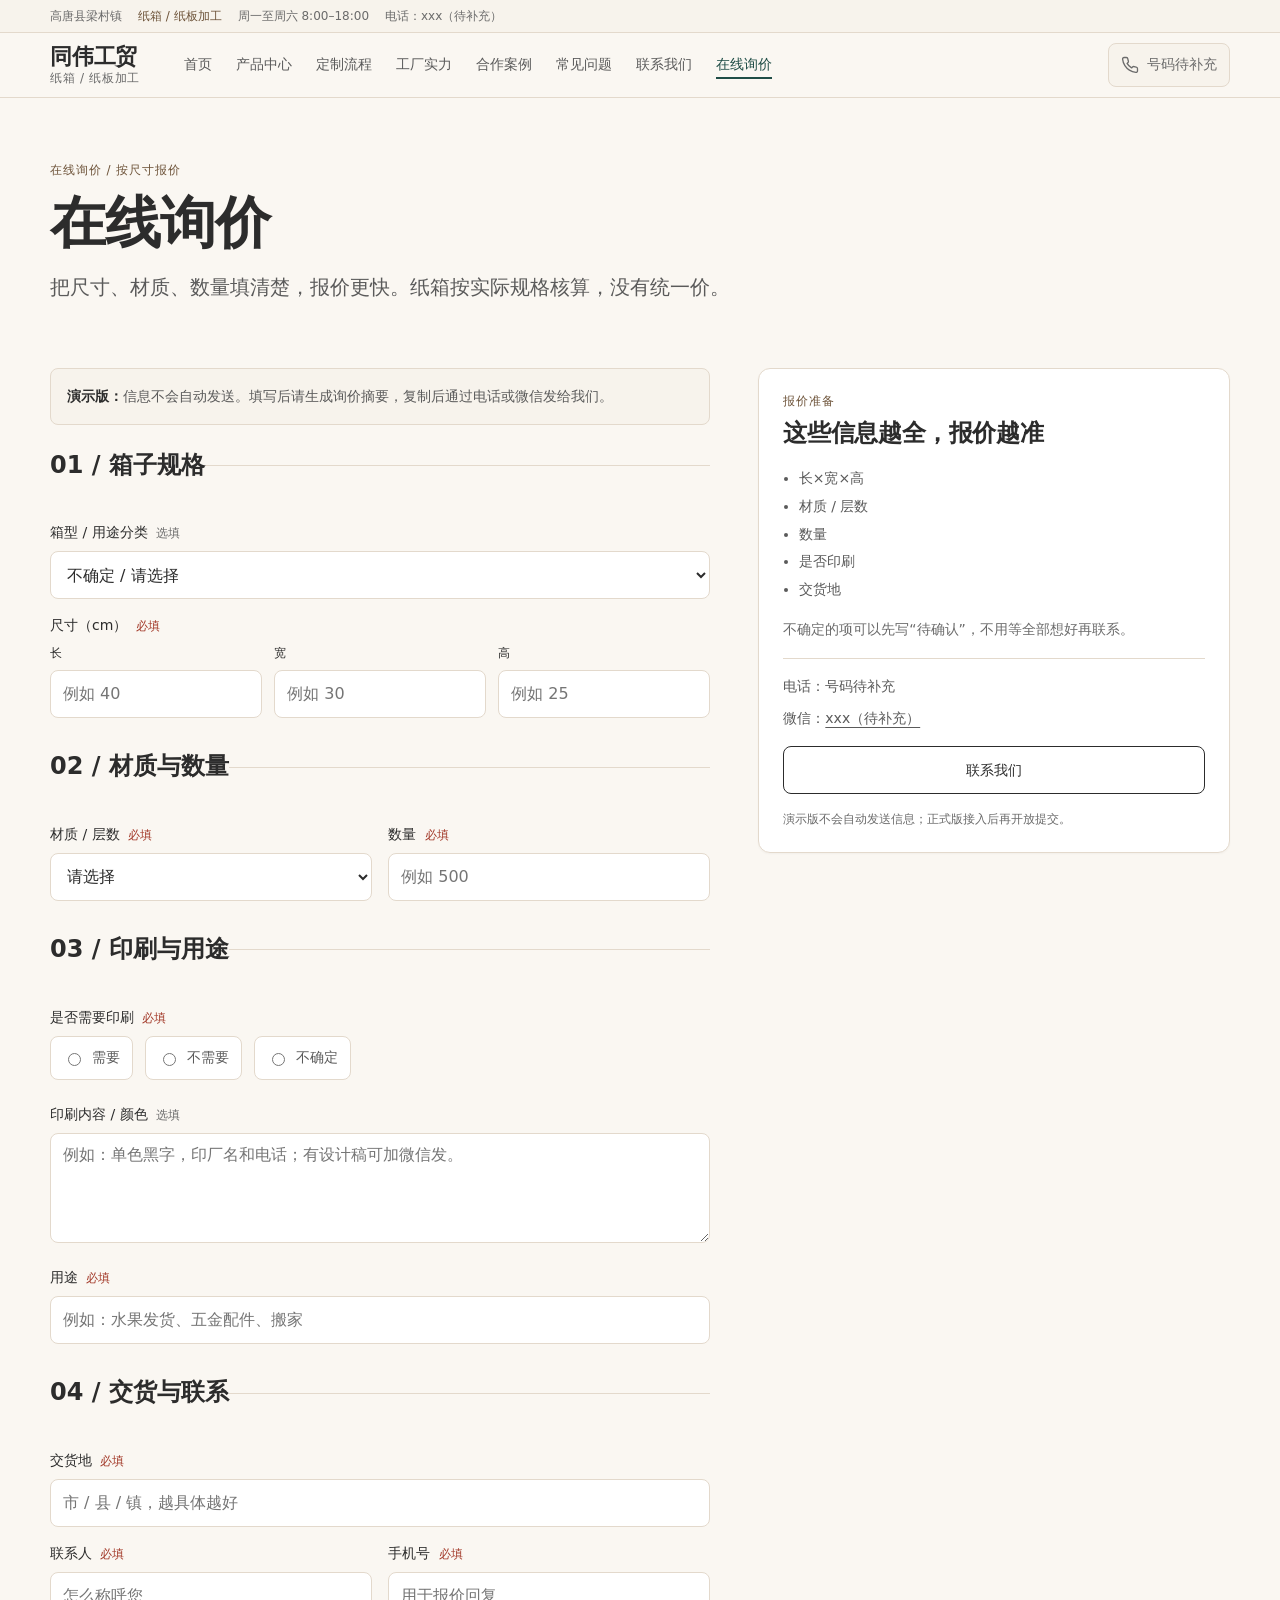
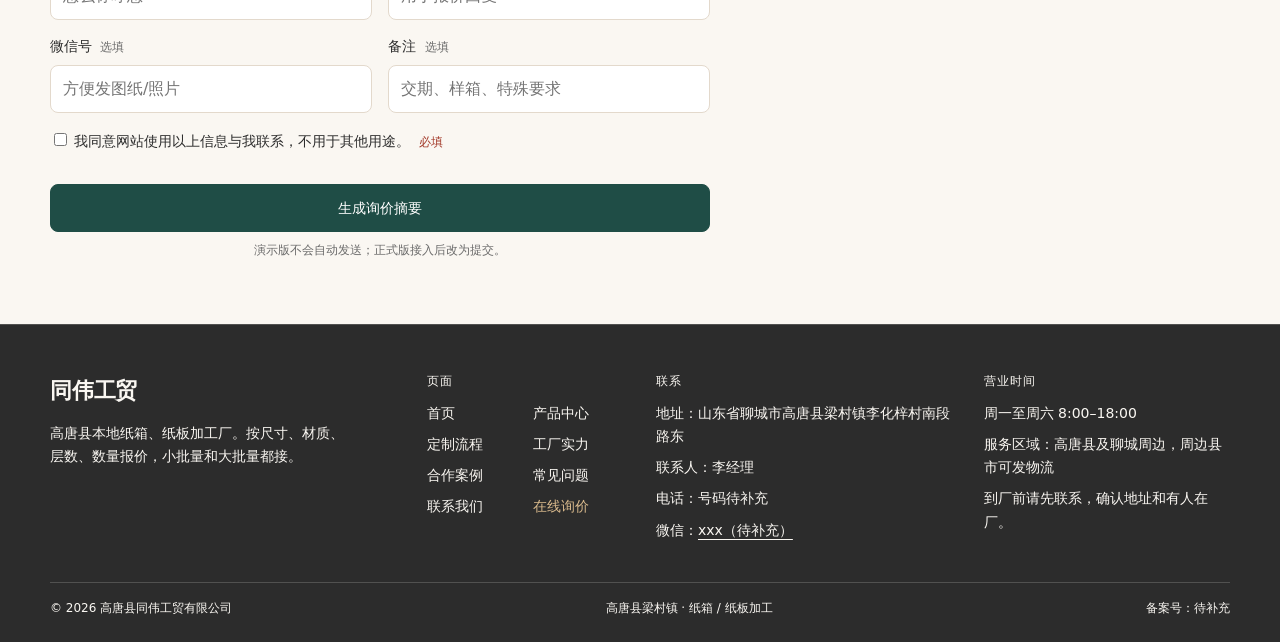
<file: inquiry.html>
<!doctype html>
<html lang="zh-CN" class="no-js">
<head>
  <meta charset="utf-8">
  <meta name="viewport" content="width=device-width, initial-scale=1">
  <title>高唐纸箱在线询价_尺寸/材质/数量报价_同伟工贸</title>
  <meta name="description" content="填写纸箱长宽高、材质层数、数量、印刷、用途和交货地，获取同伟工贸按实际规格的报价；也可直接电话或微信联系。">
  <meta name="robots" content="noindex,nofollow">
  <link rel="canonical" href="https://41742-mx.github.io/tongwei-site/inquiry.html">
  <meta property="og:type" content="website">
  <meta property="og:site_name" content="同伟工贸">
  <meta property="og:title" content="高唐纸箱在线询价_尺寸/材质/数量报价_同伟工贸">
  <meta property="og:description" content="填写纸箱长宽高、材质层数、数量、印刷、用途和交货地，获取同伟工贸按实际规格的报价；也可直接电话或微信联系。">
  <meta property="og:url" content="https://41742-mx.github.io/tongwei-site/inquiry.html">
  <meta property="og:locale" content="zh_CN">
  <link rel="stylesheet" href="assets/css/styles.css">
</head>
<body>
  <a class="skip-link" href="#main">跳到主要内容</a>

  <div class="utility-bar">
    <div class="container utility-bar__inner">
      <p class="utility-bar__area">高唐县梁村镇</p>
      <p class="utility-bar__trade">纸箱 / 纸板加工</p>
      <p class="utility-bar__meta">
        <span data-site-hours>周一至周六 8:00–18:00</span>
        <span class="utility-bar__phone">电话：<span data-site-phone>xxx（待补充）</span></span>
      </p>
    </div>
  </div>

  <header class="site-header">
    <div class="container site-header__inner">
      <a class="brand" href="index.html" aria-label="同伟工贸首页">
        <span class="brand__name">同伟工贸</span>
        <span class="brand__tagline">纸箱 / 纸板加工</span>
      </a>

      <nav class="site-nav" aria-label="主导航">
        <a href="index.html">首页</a>
        <a href="products.html">产品中心</a>
        <a href="process.html">定制流程</a>
        <a href="factory.html">工厂实力</a>
        <a href="cases.html">合作案例</a>
        <a href="faq.html">常见问题</a>
        <a href="contact.html">联系我们</a>
        <a href="inquiry.html" aria-current="page">在线询价</a>
      </nav>

      <div class="header-actions">
        <a class="header-phone is-disabled" data-phone-link aria-disabled="true" aria-label="电话号码待补充">
          <svg width="18" height="18" viewBox="0 0 24 24" fill="none" stroke="currentColor" stroke-width="1.75" stroke-linecap="round" stroke-linejoin="round" aria-hidden="true"><path d="M22 16.92v3a2 2 0 0 1-2.18 2 19.79 19.79 0 0 1-8.63-3.07 19.5 19.5 0 0 1-6-6A19.79 19.79 0 0 1 2.12 4.18 2 2 0 0 1 4.11 2h3a2 2 0 0 1 2 1.72c.127.96.361 1.903.7 2.81a2 2 0 0 1-.45 2.11L8.09 9.91a16 16 0 0 0 6 6l1.27-1.27a2 2 0 0 1 2.11-.45c.907.339 1.85.573 2.81.7A2 2 0 0 1 22 16.92z"/></svg>
          <span class="header-phone__text" data-phone-text>号码待补充</span>
        </a>
        <button class="menu-toggle" type="button" data-menu-toggle aria-expanded="false" aria-controls="mobile-menu" aria-label="打开菜单">
          <svg width="22" height="22" viewBox="0 0 24 24" fill="none" stroke="currentColor" stroke-width="1.75" stroke-linecap="round" stroke-linejoin="round" aria-hidden="true"><path d="M4 7h16"/><path d="M4 12h16"/><path d="M4 17h16"/></svg>
        </button>
      </div>
    </div>

    <div class="mobile-menu" id="mobile-menu" data-mobile-menu role="dialog" aria-modal="true" aria-label="主菜单" hidden>
      <div class="mobile-menu__top">
        <a class="brand" href="index.html" aria-label="同伟工贸首页">
          <span class="brand__name">同伟工贸</span>
          <span class="brand__tagline">纸箱 / 纸板加工</span>
        </a>
        <button class="mobile-menu__close" type="button" data-menu-close aria-label="关闭菜单">
          <svg width="22" height="22" viewBox="0 0 24 24" fill="none" stroke="currentColor" stroke-width="1.75" stroke-linecap="round" stroke-linejoin="round" aria-hidden="true"><path d="M6 6l12 12"/><path d="M18 6L6 18"/></svg>
        </button>
      </div>

      <nav class="mobile-menu__nav" aria-label="移动端导航">
        <a href="index.html" data-menu-link>首页</a>
        <a href="products.html" data-menu-link>产品中心</a>
        <a href="process.html" data-menu-link>定制流程</a>
        <a href="factory.html" data-menu-link>工厂实力</a>
        <a href="cases.html" data-menu-link>合作案例</a>
        <a href="faq.html" data-menu-link>常见问题</a>
        <a href="contact.html" data-menu-link>联系我们</a>
        <a href="inquiry.html" aria-current="page" data-menu-link>在线询价</a>
      </nav>

      <div class="mobile-menu__contact">
        <p>电话：<a class="phone-text-link" href="contact.html" data-phone-link><span data-phone-text>xxx（待补充）</span></a></p>
        <p>微信：<a class="wechat-text-link" href="contact.html" data-modal-open="wechat-modal" aria-label="微信联系"><span data-site-wechat>xxx（待补充）</span></a></p>
        <p>地址：<span data-site-address>山东省聊城市高唐县梁村镇李化梓村南段路东</span></p>
        <p>营业时间：<span data-site-hours>周一至周六 8:00–18:00</span></p>
      </div>
    </div>
  </header>

  <main id="main" class="site-main inquiry-main" tabindex="-1">
    <section class="inquiry-hero" aria-labelledby="inquiry-page-title">
      <div class="container">
        <div class="inquiry-hero__copy">
          <p class="eyebrow">在线询价 / 按尺寸报价</p>
          <h1 id="inquiry-page-title">在线询价</h1>
          <p class="lead">把尺寸、材质、数量填清楚，报价更快。纸箱按实际规格核算，没有统一价。</p>
        </div>
      </div>
    </section>

    <section class="section inquiry-section">
      <div class="container">
        <div class="inquiry-layout">
          <div class="inquiry-form-column">
            <div class="inquiry-demo" role="note">
              <strong>演示版：</strong>信息不会自动发送。填写后请生成询价摘要，复制后通过电话或微信发给我们。
            </div>

            <p class="visually-hidden" data-inquiry-status role="status" aria-live="polite"></p>

            <form class="inquiry-form" data-inquiry-form novalidate>
              <fieldset class="form-section">
                <legend>01 / 箱子规格</legend>
                <div class="form-grid">
                  <div class="field field--full">
                    <label for="boxType">箱型 / 用途分类 <span class="field__optional">选填</span></label>
                    <select id="boxType" name="boxType">
                      <option value="">不确定 / 请选择</option>
                      <option value="快递电商箱">快递 / 电商箱</option>
                      <option value="搬家箱">搬家箱</option>
                      <option value="农产品箱">农产品箱</option>
                      <option value="工业包装箱">工业包装箱</option>
                      <option value="彩印箱">彩印箱</option>
                      <option value="异形箱">异形箱</option>
                      <option value="刀卡隔板">刀卡隔板</option>
                      <option value="纸板批发">纸板批发</option>
                    </select>
                  </div>

                  <div class="field field--full" role="group" aria-labelledby="dimensions-label">
                    <p class="field__label" id="dimensions-label">尺寸（cm） <span class="field__required">必填</span></p>
                    <div class="dimensions">
                      <div class="field">
                        <label for="length">长</label>
                        <input id="length" name="length" type="number" min="1" max="500" step="0.1" inputmode="decimal" placeholder="例如 40" required>
                      </div>
                      <div class="field">
                        <label for="width">宽</label>
                        <input id="width" name="width" type="number" min="1" max="500" step="0.1" inputmode="decimal" placeholder="例如 30" required>
                      </div>
                      <div class="field">
                        <label for="height">高</label>
                        <input id="height" name="height" type="number" min="1" max="500" step="0.1" inputmode="decimal" placeholder="例如 25" required>
                      </div>
                    </div>
                  </div>
                </div>
              </fieldset>

              <fieldset class="form-section">
                <legend>02 / 材质与数量</legend>
                <div class="form-grid">
                  <div class="field">
                    <label for="material">材质 / 层数 <span class="field__required">必填</span></label>
                    <select id="material" name="material" required>
                      <option value="">请选择</option>
                      <option value="三层">三层</option>
                      <option value="五层">五层</option>
                      <option value="不确定">不确定</option>
                      <option value="其他">其他（备注）</option>
                    </select>
                  </div>
                  <div class="field">
                    <label for="quantity">数量 <span class="field__required">必填</span></label>
                    <input id="quantity" name="quantity" type="number" min="1" step="1" inputmode="numeric" placeholder="例如 500" required>
                  </div>
                </div>
              </fieldset>

              <fieldset class="form-section">
                <legend>03 / 印刷与用途</legend>
                <div class="form-grid">
                  <div class="field field--full" role="group" aria-labelledby="printing-label">
                    <p class="field__label" id="printing-label">是否需要印刷 <span class="field__required">必填</span></p>
                    <div class="radio-row">
                      <label><input type="radio" name="printing" value="需要" required> 需要</label>
                      <label><input type="radio" name="printing" value="不需要"> 不需要</label>
                      <label><input type="radio" name="printing" value="不确定"> 不确定</label>
                    </div>
                  </div>

                  <div class="field field--full">
                    <label for="printingDetail">印刷内容 / 颜色 <span class="field__optional">选填</span></label>
                    <textarea id="printingDetail" name="printingDetail" rows="3" placeholder="例如：单色黑字，印厂名和电话；有设计稿可加微信发。"></textarea>
                  </div>

                  <div class="field field--full">
                    <label for="usage">用途 <span class="field__required">必填</span></label>
                    <input id="usage" name="usage" type="text" placeholder="例如：水果发货、五金配件、搬家" required>
                  </div>
                </div>
              </fieldset>

              <fieldset class="form-section">
                <legend>04 / 交货与联系</legend>
                <div class="form-grid">
                  <div class="field field--full">
                    <label for="delivery">交货地 <span class="field__required">必填</span></label>
                    <input id="delivery" name="delivery" type="text" placeholder="市 / 县 / 镇，越具体越好" required>
                  </div>

                  <div class="field">
                    <label for="contactName">联系人 <span class="field__required">必填</span></label>
                    <input id="contactName" name="contactName" type="text" autocomplete="name" placeholder="怎么称呼您" required>
                  </div>
                  <div class="field">
                    <label for="phone">手机号 <span class="field__required">必填</span></label>
                    <input id="phone" name="phone" type="tel" autocomplete="tel" inputmode="tel" placeholder="用于报价回复" required>
                  </div>

                  <div class="field">
                    <label for="wechat">微信号 <span class="field__optional">选填</span></label>
                    <input id="wechat" name="wechat" type="text" placeholder="方便发图纸/照片" autocomplete="off">
                  </div>
                  <div class="field">
                    <label for="notes">备注 <span class="field__optional">选填</span></label>
                    <input id="notes" name="notes" type="text" placeholder="交期、样箱、特殊要求">
                  </div>

                  <div class="field field--full">
                    <label class="consent">
                      <input id="consent" name="consent" type="checkbox" required>
                      <span>我同意网站使用以上信息与我联系，不用于其他用途。 <span class="field__required">必填</span></span>
                    </label>
                  </div>

                  <div class="honeypot" aria-hidden="true">
                    <label for="companyWebsite">公司网站</label>
                    <input id="companyWebsite" name="companyWebsite" type="text" tabindex="-1" autocomplete="off">
                  </div>

                  <div class="inquiry-submit field--full">
                    <button class="btn btn--primary btn--block" type="button" data-inquiry-submit>生成询价摘要</button>
                    <p class="inquiry-submit__hint">演示版不会自动发送；正式版接入后改为提交。</p>
                  </div>
                </div>
              </fieldset>
            </form>

            <section class="inquiry-result" data-inquiry-result hidden aria-labelledby="inquiry-result-title" aria-live="polite">
              <h2 id="inquiry-result-title">询价摘要</h2>
              <p class="inquiry-result__note">演示版：信息不会自动发送。请复制下面的内容，通过电话或微信发给我们。</p>
              <pre class="inquiry-result__summary" data-inquiry-summary></pre>
              <div class="inquiry-result__actions">
                <button class="btn btn--primary" type="button" data-copy-inquiry>复制询价内容</button>
                <a class="btn btn--secondary" href="contact.html#wechat">打开微信二维码</a>
                <button class="btn btn--text" type="button" data-inquiry-reset>返回修改</button>
              </div>
              <p class="inquiry-result__fallback">也可以直接 <a href="contact.html" data-phone-link><span data-phone-text data-phone-text-ready="电话联系" data-phone-text-empty="电话待补充">电话待补充</span></a> 或点上面的“打开微信二维码”。</p>
            </section>
          </div>

          <aside class="inquiry-aside">
            <p class="section-head__label">报价准备</p>
            <h2>这些信息越全，报价越准</h2>
            <ul class="inquiry-aside__list">
              <li>长×宽×高</li>
              <li>材质 / 层数</li>
              <li>数量</li>
              <li>是否印刷</li>
              <li>交货地</li>
            </ul>
            <p class="inquiry-aside__hint">不确定的项可以先写“待确认”，不用等全部想好再联系。</p>

            <div class="inquiry-aside__contact">
              <p>电话：<a class="phone-text-link" href="contact.html" data-phone-link><span data-phone-text>xxx（待补充）</span></a></p>
              <p>微信：<a class="wechat-text-link" href="contact.html" data-modal-open="wechat-modal" aria-label="微信联系"><span data-site-wechat>xxx（待补充）</span></a></p>
              <a class="btn btn--secondary" href="contact.html">联系我们</a>
            </div>

            <p class="inquiry-aside__note">演示版不会自动发送信息；正式版接入后再开放提交。</p>
          </aside>
        </div>
      </div>
    </section>
  </main>

  <footer class="site-footer">
    <div class="container">
      <div class="site-footer__grid">
        <div class="site-footer__brand">
          <p class="site-footer__name">同伟工贸</p>
          <p class="site-footer__desc">高唐县本地纸箱、纸板加工厂。按尺寸、材质、层数、数量报价，小批量和大批量都接。</p>
        </div>

        <div>
          <h2 class="site-footer__title">页面</h2>
          <nav class="site-footer__nav" aria-label="页脚导航">
            <a href="index.html">首页</a>
            <a href="products.html">产品中心</a>
            <a href="process.html">定制流程</a>
            <a href="factory.html">工厂实力</a>
            <a href="cases.html">合作案例</a>
            <a href="faq.html">常见问题</a>
            <a href="contact.html">联系我们</a>
            <a href="inquiry.html" aria-current="page">在线询价</a>
          </nav>
        </div>

        <div>
          <h2 class="site-footer__title">联系</h2>
          <address class="site-footer__contact">
            <p>地址：<span data-site-address>山东省聊城市高唐县梁村镇李化梓村南段路东</span></p>
            <p>联系人：<span data-site-contact>李经理</span></p>
            <p>电话：<a class="phone-text-link" href="contact.html" data-phone-link><span data-phone-text>xxx（待补充）</span></a></p>
            <p>微信：<a class="wechat-text-link" href="contact.html" data-modal-open="wechat-modal" aria-label="微信联系"><span data-site-wechat>xxx（待补充）</span></a></p>
          </address>
        </div>

        <div>
          <h2 class="site-footer__title">营业时间</h2>
          <p class="site-footer__hours"><span data-site-hours>周一至周六 8:00–18:00</span></p>
          <p class="site-footer__area">服务区域：<span data-site-area>高唐县及聊城周边，周边县市可发物流</span></p>
          <p class="site-footer__note">到厂前请先联系，确认地址和有人在厂。</p>
        </div>
      </div>

      <div class="site-footer__bottom">
        <p>© <span data-site-year>2026</span> <span data-site-company>高唐县同伟工贸有限公司</span></p>
        <p>高唐县梁村镇 · 纸箱 / 纸板加工</p>
        <p>备案号：待补充</p>
      </div>
    </div>
  </footer>

  <nav class="mobile-action-bar" aria-label="快捷联系">
    <a class="mobile-action-bar__item mobile-action-bar__item--primary is-disabled" data-phone-link aria-disabled="true" aria-label="电话号码待补充">
      <svg width="20" height="20" viewBox="0 0 24 24" fill="none" stroke="currentColor" stroke-width="1.75" stroke-linecap="round" stroke-linejoin="round" aria-hidden="true"><path d="M22 16.92v3a2 2 0 0 1-2.18 2 19.79 19.79 0 0 1-8.63-3.07 19.5 19.5 0 0 1-6-6A19.79 19.79 0 0 1 2.12 4.18 2 2 0 0 1 4.11 2h3a2 2 0 0 1 2 1.72c.127.96.361 1.903.7 2.81a2 2 0 0 1-.45 2.11L8.09 9.91a16 16 0 0 0 6 6l1.27-1.27a2 2 0 0 1 2.11-.45c.907.339 1.85.573 2.81.7A2 2 0 0 1 22 16.92z"/></svg>
      <span data-phone-text>号码待补充</span>
    </a>
    <a class="mobile-action-bar__item" href="contact.html" data-modal-open="wechat-modal" aria-label="微信联系">
      <svg width="20" height="20" viewBox="0 0 24 24" fill="none" stroke="currentColor" stroke-width="1.75" stroke-linecap="round" stroke-linejoin="round" aria-hidden="true"><path d="M21 11.5a8.38 8.38 0 0 1-.9 3.8 8.5 8.5 0 0 1-7.6 4.7 8.38 8.38 0 0 1-3.8-.9L3 21l1.9-5.7a8.38 8.38 0 0 1-.9-3.8 8.5 8.5 0 0 1 4.7-7.6 8.38 8.38 0 0 1 3.8-.9h.5a8.48 8.48 0 0 1 8 8v.5z"/></svg>
      <span>微信</span>
    </a>
    <a class="mobile-action-bar__item" href="inquiry.html">
      <svg width="20" height="20" viewBox="0 0 24 24" fill="none" stroke="currentColor" stroke-width="1.75" stroke-linecap="round" stroke-linejoin="round" aria-hidden="true"><path d="M14 2H6a2 2 0 0 0-2 2v16a2 2 0 0 0 2 2h12a2 2 0 0 0 2-2V8z"/><path d="M14 2v6h6"/><path d="M8 13h8"/><path d="M8 17h5"/></svg>
      <span>询价</span>
    </a>
  </nav>

  <script src="assets/js/config.js" defer></script>
  <script src="assets/js/site.js" defer></script>
</body>
</html>
</file>
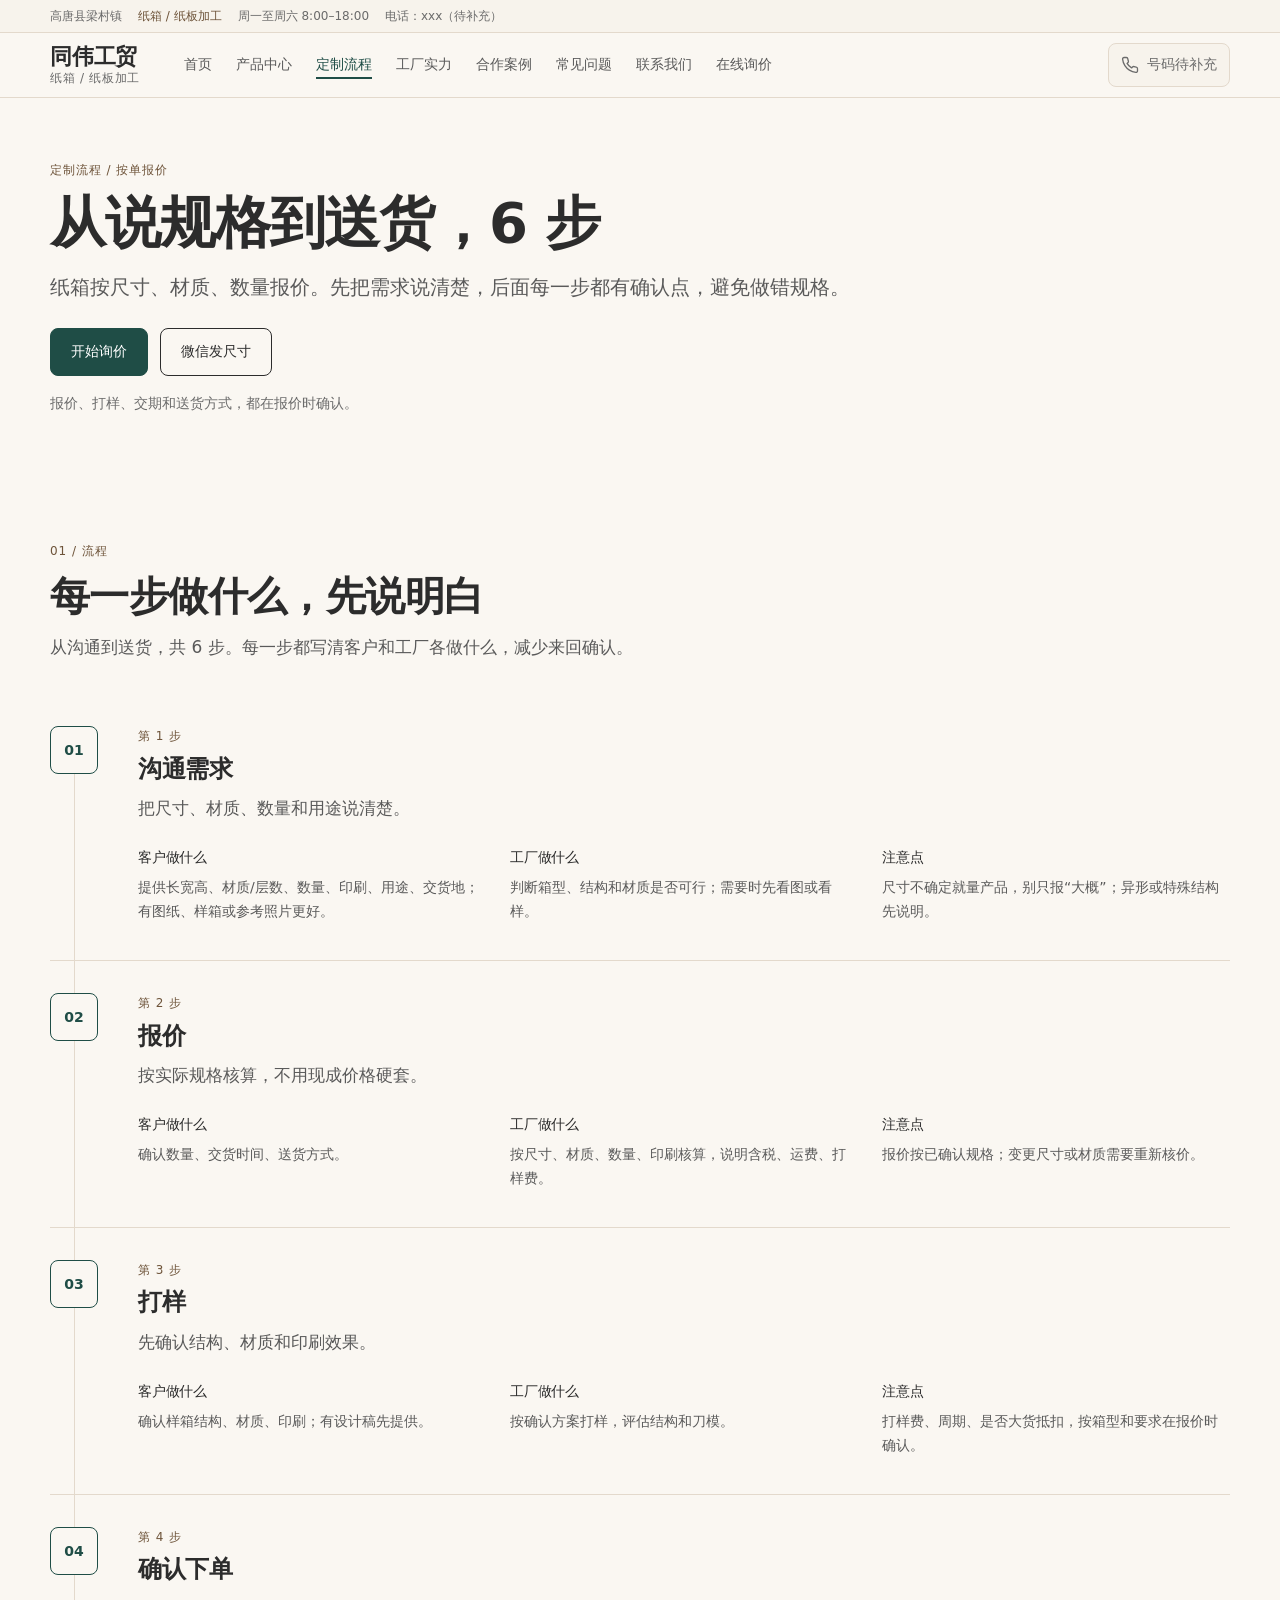
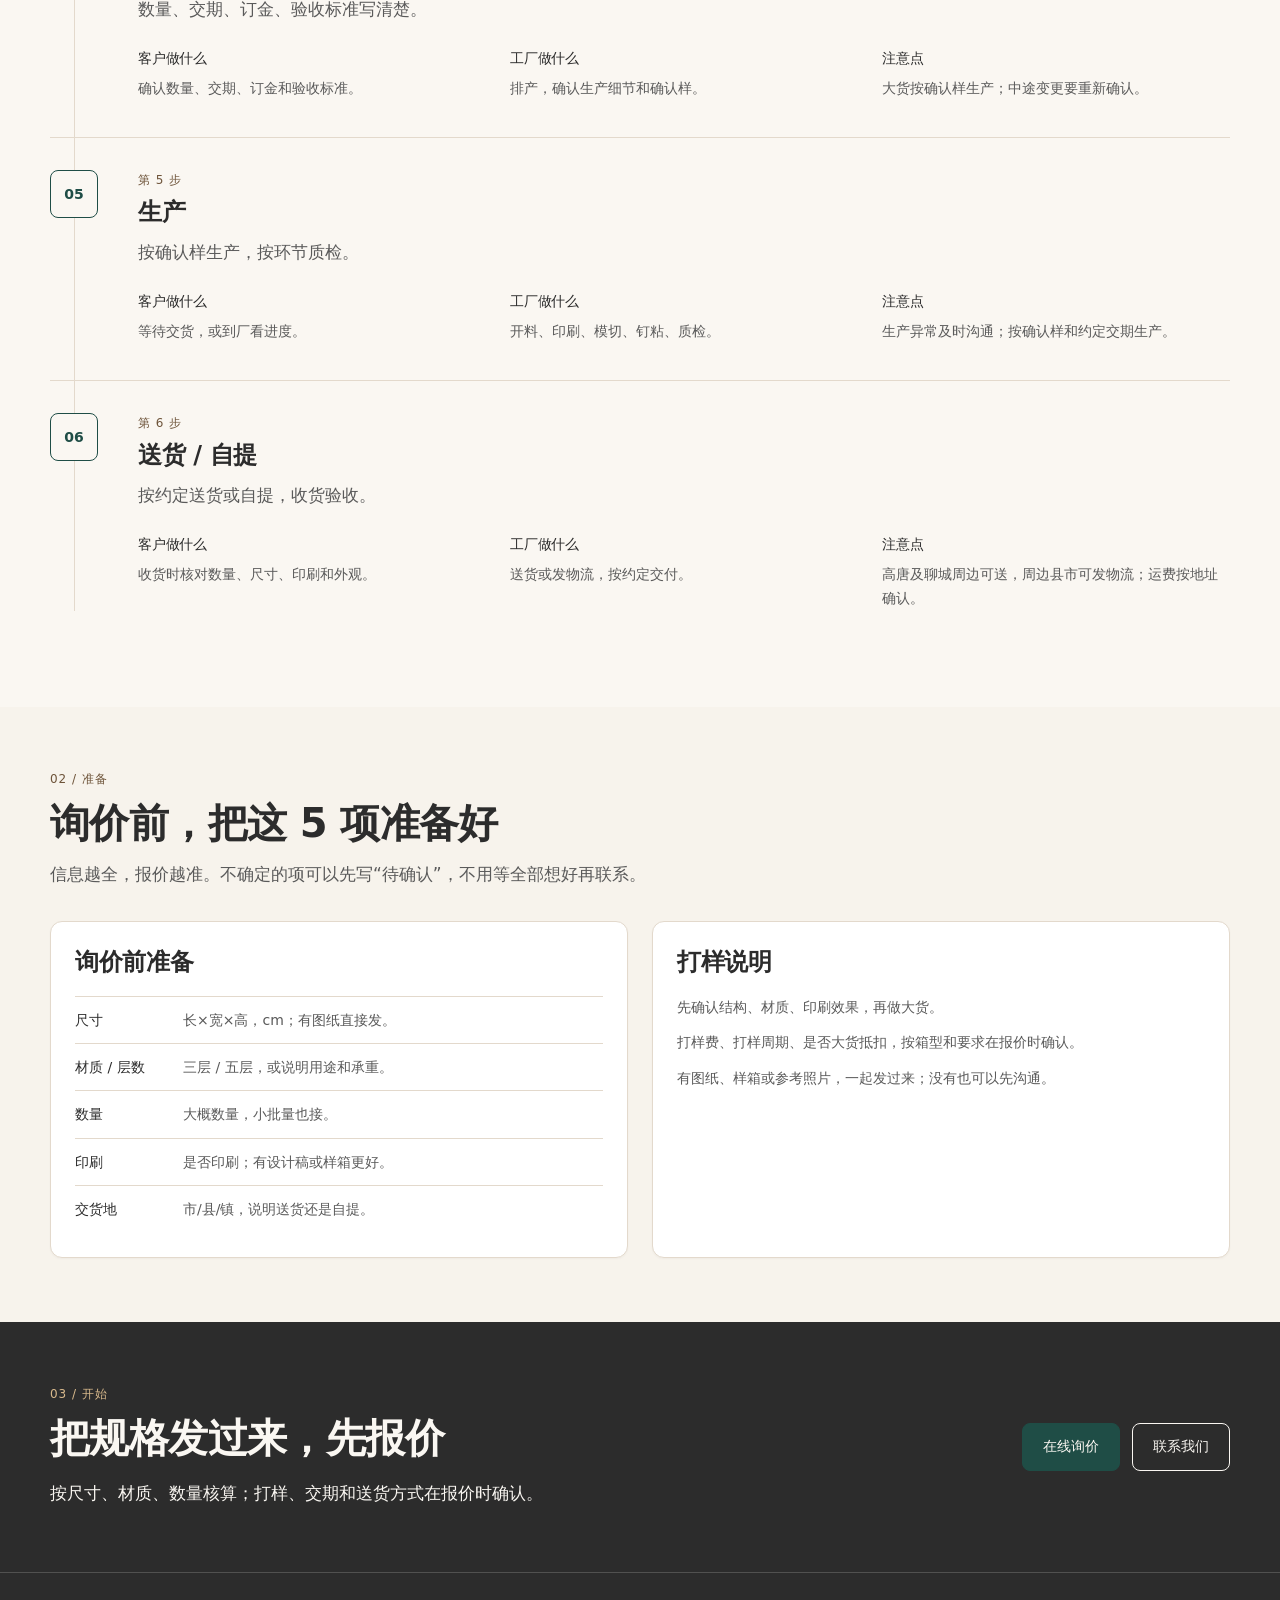
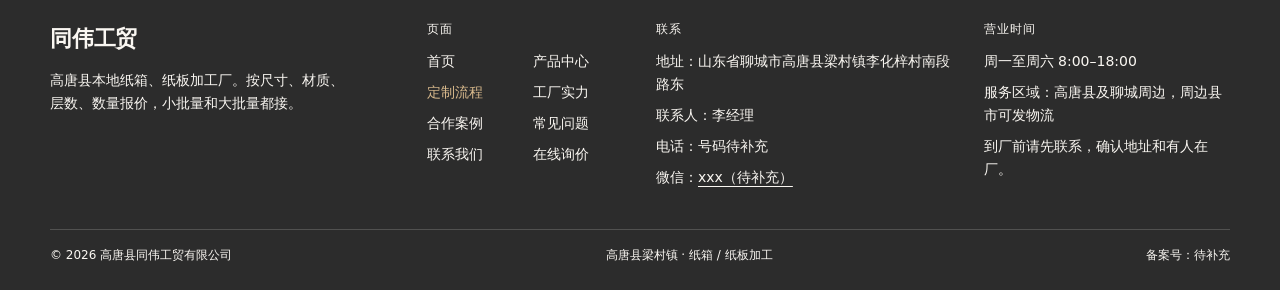
<file: process.html>
<!doctype html>
<html lang="zh-CN" class="no-js">
<head>
  <meta charset="utf-8">
  <meta name="viewport" content="width=device-width, initial-scale=1">
  <title>高唐纸箱定制流程_报价/打样/送货_同伟工贸</title>
  <meta name="description" content="高唐同伟工贸纸箱定制流程：沟通规格、报价、打样、下单、生产、送货。按尺寸、材质、数量核算，聊城周边可送。">
  <meta name="robots" content="noindex,nofollow">
  <link rel="canonical" href="https://41742-mx.github.io/tongwei-site/process.html">
  <meta property="og:type" content="website">
  <meta property="og:site_name" content="同伟工贸">
  <meta property="og:title" content="高唐纸箱定制流程_报价/打样/送货_同伟工贸">
  <meta property="og:description" content="高唐同伟工贸纸箱定制流程：沟通规格、报价、打样、下单、生产、送货。按尺寸、材质、数量核算，聊城周边可送。">
  <meta property="og:url" content="https://41742-mx.github.io/tongwei-site/process.html">
  <meta property="og:locale" content="zh_CN">
  <link rel="stylesheet" href="assets/css/styles.css">
</head>
<body>
  <a class="skip-link" href="#main">跳到主要内容</a>

  <div class="utility-bar">
    <div class="container utility-bar__inner">
      <p class="utility-bar__area">高唐县梁村镇</p>
      <p class="utility-bar__trade">纸箱 / 纸板加工</p>
      <p class="utility-bar__meta">
        <span data-site-hours>周一至周六 8:00–18:00</span>
        <span class="utility-bar__phone">电话：<span data-site-phone>xxx（待补充）</span></span>
      </p>
    </div>
  </div>

  <header class="site-header">
    <div class="container site-header__inner">
      <a class="brand" href="index.html" aria-label="同伟工贸首页">
        <span class="brand__name">同伟工贸</span>
        <span class="brand__tagline">纸箱 / 纸板加工</span>
      </a>

      <nav class="site-nav" aria-label="主导航">
        <a href="index.html">首页</a>
        <a href="products.html">产品中心</a>
        <a href="process.html" aria-current="page">定制流程</a>
        <a href="factory.html">工厂实力</a>
        <a href="cases.html">合作案例</a>
        <a href="faq.html">常见问题</a>
        <a href="contact.html">联系我们</a>
        <a href="inquiry.html">在线询价</a>
      </nav>

      <div class="header-actions">
        <a class="header-phone is-disabled" data-phone-link aria-disabled="true" aria-label="电话号码待补充">
          <svg width="18" height="18" viewBox="0 0 24 24" fill="none" stroke="currentColor" stroke-width="1.75" stroke-linecap="round" stroke-linejoin="round" aria-hidden="true"><path d="M22 16.92v3a2 2 0 0 1-2.18 2 19.79 19.79 0 0 1-8.63-3.07 19.5 19.5 0 0 1-6-6A19.79 19.79 0 0 1 2.12 4.18 2 2 0 0 1 4.11 2h3a2 2 0 0 1 2 1.72c.127.96.361 1.903.7 2.81a2 2 0 0 1-.45 2.11L8.09 9.91a16 16 0 0 0 6 6l1.27-1.27a2 2 0 0 1 2.11-.45c.907.339 1.85.573 2.81.7A2 2 0 0 1 22 16.92z"/></svg>
          <span class="header-phone__text" data-phone-text>号码待补充</span>
        </a>
        <button class="menu-toggle" type="button" data-menu-toggle aria-expanded="false" aria-controls="mobile-menu" aria-label="打开菜单">
          <svg width="22" height="22" viewBox="0 0 24 24" fill="none" stroke="currentColor" stroke-width="1.75" stroke-linecap="round" stroke-linejoin="round" aria-hidden="true"><path d="M4 7h16"/><path d="M4 12h16"/><path d="M4 17h16"/></svg>
        </button>
      </div>
    </div>

    <div class="mobile-menu" id="mobile-menu" data-mobile-menu role="dialog" aria-modal="true" aria-label="主菜单" hidden>
      <div class="mobile-menu__top">
        <a class="brand" href="index.html" aria-label="同伟工贸首页">
          <span class="brand__name">同伟工贸</span>
          <span class="brand__tagline">纸箱 / 纸板加工</span>
        </a>
        <button class="mobile-menu__close" type="button" data-menu-close aria-label="关闭菜单">
          <svg width="22" height="22" viewBox="0 0 24 24" fill="none" stroke="currentColor" stroke-width="1.75" stroke-linecap="round" stroke-linejoin="round" aria-hidden="true"><path d="M6 6l12 12"/><path d="M18 6L6 18"/></svg>
        </button>
      </div>

      <nav class="mobile-menu__nav" aria-label="移动端导航">
        <a href="index.html" data-menu-link>首页</a>
        <a href="products.html" data-menu-link>产品中心</a>
        <a href="process.html" aria-current="page" data-menu-link>定制流程</a>
        <a href="factory.html" data-menu-link>工厂实力</a>
        <a href="cases.html" data-menu-link>合作案例</a>
        <a href="faq.html" data-menu-link>常见问题</a>
        <a href="contact.html" data-menu-link>联系我们</a>
        <a href="inquiry.html" data-menu-link>在线询价</a>
      </nav>

      <div class="mobile-menu__contact">
        <p>电话：<a class="phone-text-link" href="contact.html" data-phone-link><span data-phone-text>xxx（待补充）</span></a></p>
        <p>微信：<a class="wechat-text-link" href="contact.html" data-modal-open="wechat-modal" aria-label="微信联系"><span data-site-wechat>xxx（待补充）</span></a></p>
        <p>地址：<span data-site-address>山东省聊城市高唐县梁村镇李化梓村南段路东</span></p>
        <p>营业时间：<span data-site-hours>周一至周六 8:00–18:00</span></p>
      </div>
    </div>
  </header>

  <main id="main" class="site-main process-main" tabindex="-1">
    <section class="process-hero" aria-labelledby="process-page-title">
      <div class="container">
        <div class="process-hero__copy">
          <p class="eyebrow">定制流程 / 按单报价</p>
          <h1 id="process-page-title">从说规格到送货，6 步</h1>
          <p class="lead">纸箱按尺寸、材质、数量报价。先把需求说清楚，后面每一步都有确认点，避免做错规格。</p>
          <div class="cluster process-hero__actions">
            <a class="btn btn--primary" href="inquiry.html">开始询价</a>
            <a class="btn btn--secondary" href="contact.html" data-modal-open="wechat-modal">微信发尺寸</a>
          </div>
          <p class="process-hero__note">报价、打样、交期和送货方式，都在报价时确认。</p>
        </div>
      </div>
    </section>

    <section class="section process-steps" aria-labelledby="process-steps-title">
      <div class="container">
        <div class="section-head">
          <p class="section-head__label">01 / 流程</p>
          <h2 id="process-steps-title">每一步做什么，先说明白</h2>
          <p class="section-head__intro">从沟通到送货，共 6 步。每一步都写清客户和工厂各做什么，减少来回确认。</p>
        </div>

        <ol class="process-timeline reveal">
          <li class="process-detail">
            <div class="process-detail__marker" aria-hidden="true">01</div>
            <div class="process-detail__content">
              <p class="process-detail__kicker">第 1 步</p>
              <h3>沟通需求</h3>
              <p class="process-detail__summary">把尺寸、材质、数量和用途说清楚。</p>
              <div class="process-detail__grid">
                <div class="process-detail__col">
                  <h4>客户做什么</h4>
                  <p>提供长宽高、材质/层数、数量、印刷、用途、交货地；有图纸、样箱或参考照片更好。</p>
                </div>
                <div class="process-detail__col">
                  <h4>工厂做什么</h4>
                  <p>判断箱型、结构和材质是否可行；需要时先看图或看样。</p>
                </div>
                <div class="process-detail__col">
                  <h4>注意点</h4>
                  <p>尺寸不确定就量产品，别只报“大概”；异形或特殊结构先说明。</p>
                </div>
              </div>
            </div>
          </li>

          <li class="process-detail">
            <div class="process-detail__marker" aria-hidden="true">02</div>
            <div class="process-detail__content">
              <p class="process-detail__kicker">第 2 步</p>
              <h3>报价</h3>
              <p class="process-detail__summary">按实际规格核算，不用现成价格硬套。</p>
              <div class="process-detail__grid">
                <div class="process-detail__col">
                  <h4>客户做什么</h4>
                  <p>确认数量、交货时间、送货方式。</p>
                </div>
                <div class="process-detail__col">
                  <h4>工厂做什么</h4>
                  <p>按尺寸、材质、数量、印刷核算，说明含税、运费、打样费。</p>
                </div>
                <div class="process-detail__col">
                  <h4>注意点</h4>
                  <p>报价按已确认规格；变更尺寸或材质需要重新核价。</p>
                </div>
              </div>
            </div>
          </li>

          <li class="process-detail">
            <div class="process-detail__marker" aria-hidden="true">03</div>
            <div class="process-detail__content">
              <p class="process-detail__kicker">第 3 步</p>
              <h3>打样</h3>
              <p class="process-detail__summary">先确认结构、材质和印刷效果。</p>
              <div class="process-detail__grid">
                <div class="process-detail__col">
                  <h4>客户做什么</h4>
                  <p>确认样箱结构、材质、印刷；有设计稿先提供。</p>
                </div>
                <div class="process-detail__col">
                  <h4>工厂做什么</h4>
                  <p>按确认方案打样，评估结构和刀模。</p>
                </div>
                <div class="process-detail__col">
                  <h4>注意点</h4>
                  <p>打样费、周期、是否大货抵扣，按箱型和要求在报价时确认。</p>
                </div>
              </div>
            </div>
          </li>

          <li class="process-detail">
            <div class="process-detail__marker" aria-hidden="true">04</div>
            <div class="process-detail__content">
              <p class="process-detail__kicker">第 4 步</p>
              <h3>确认下单</h3>
              <p class="process-detail__summary">数量、交期、订金、验收标准写清楚。</p>
              <div class="process-detail__grid">
                <div class="process-detail__col">
                  <h4>客户做什么</h4>
                  <p>确认数量、交期、订金和验收标准。</p>
                </div>
                <div class="process-detail__col">
                  <h4>工厂做什么</h4>
                  <p>排产，确认生产细节和确认样。</p>
                </div>
                <div class="process-detail__col">
                  <h4>注意点</h4>
                  <p>大货按确认样生产；中途变更要重新确认。</p>
                </div>
              </div>
            </div>
          </li>

          <li class="process-detail">
            <div class="process-detail__marker" aria-hidden="true">05</div>
            <div class="process-detail__content">
              <p class="process-detail__kicker">第 5 步</p>
              <h3>生产</h3>
              <p class="process-detail__summary">按确认样生产，按环节质检。</p>
              <div class="process-detail__grid">
                <div class="process-detail__col">
                  <h4>客户做什么</h4>
                  <p>等待交货，或到厂看进度。</p>
                </div>
                <div class="process-detail__col">
                  <h4>工厂做什么</h4>
                  <p>开料、印刷、模切、钉粘、质检。</p>
                </div>
                <div class="process-detail__col">
                  <h4>注意点</h4>
                  <p>生产异常及时沟通；按确认样和约定交期生产。</p>
                </div>
              </div>
            </div>
          </li>

          <li class="process-detail">
            <div class="process-detail__marker" aria-hidden="true">06</div>
            <div class="process-detail__content">
              <p class="process-detail__kicker">第 6 步</p>
              <h3>送货 / 自提</h3>
              <p class="process-detail__summary">按约定送货或自提，收货验收。</p>
              <div class="process-detail__grid">
                <div class="process-detail__col">
                  <h4>客户做什么</h4>
                  <p>收货时核对数量、尺寸、印刷和外观。</p>
                </div>
                <div class="process-detail__col">
                  <h4>工厂做什么</h4>
                  <p>送货或发物流，按约定交付。</p>
                </div>
                <div class="process-detail__col">
                  <h4>注意点</h4>
                  <p>高唐及聊城周边可送，周边县市可发物流；运费按地址确认。</p>
                </div>
              </div>
            </div>
          </li>
        </ol>
      </div>
    </section>

    <section class="section section--paper-deep process-prep" aria-labelledby="process-prep-title">
      <div class="container">
        <div class="section-head">
          <p class="section-head__label">02 / 准备</p>
          <h2 id="process-prep-title">询价前，把这 5 项准备好</h2>
          <p class="section-head__intro">信息越全，报价越准。不确定的项可以先写“待确认”，不用等全部想好再联系。</p>
        </div>

        <div class="process-prep__grid reveal">
          <div class="process-prep__panel">
            <h3>询价前准备</h3>
            <dl class="process-checklist">
              <div>
                <dt>尺寸</dt>
                <dd>长×宽×高，cm；有图纸直接发。</dd>
              </div>
              <div>
                <dt>材质 / 层数</dt>
                <dd>三层 / 五层，或说明用途和承重。</dd>
              </div>
              <div>
                <dt>数量</dt>
                <dd>大概数量，小批量也接。</dd>
              </div>
              <div>
                <dt>印刷</dt>
                <dd>是否印刷；有设计稿或样箱更好。</dd>
              </div>
              <div>
                <dt>交货地</dt>
                <dd>市/县/镇，说明送货还是自提。</dd>
              </div>
            </dl>
          </div>

          <div class="process-prep__panel">
            <h3>打样说明</h3>
            <p>先确认结构、材质、印刷效果，再做大货。</p>
            <p>打样费、打样周期、是否大货抵扣，按箱型和要求在报价时确认。</p>
            <p>有图纸、样箱或参考照片，一起发过来；没有也可以先沟通。</p>
          </div>
        </div>
      </div>
    </section>

    <section class="section section--ink process-cta" aria-labelledby="process-cta-title">
      <div class="container process-cta__grid">
        <div>
          <p class="process-cta__label">03 / 开始</p>
          <h2 id="process-cta-title">把规格发过来，先报价</h2>
          <p>按尺寸、材质、数量核算；打样、交期和送货方式在报价时确认。</p>
        </div>
        <div class="process-cta__actions">
          <a class="btn btn--primary" href="inquiry.html">在线询价</a>
          <a class="btn btn--secondary" href="contact.html">联系我们</a>
        </div>
      </div>
    </section>
  </main>

  <footer class="site-footer">
    <div class="container">
      <div class="site-footer__grid">
        <div class="site-footer__brand">
          <p class="site-footer__name">同伟工贸</p>
          <p class="site-footer__desc">高唐县本地纸箱、纸板加工厂。按尺寸、材质、层数、数量报价，小批量和大批量都接。</p>
        </div>

        <div>
          <h2 class="site-footer__title">页面</h2>
          <nav class="site-footer__nav" aria-label="页脚导航">
            <a href="index.html">首页</a>
            <a href="products.html">产品中心</a>
            <a href="process.html" aria-current="page">定制流程</a>
            <a href="factory.html">工厂实力</a>
            <a href="cases.html">合作案例</a>
            <a href="faq.html">常见问题</a>
            <a href="contact.html">联系我们</a>
            <a href="inquiry.html">在线询价</a>
          </nav>
        </div>

        <div>
          <h2 class="site-footer__title">联系</h2>
          <address class="site-footer__contact">
            <p>地址：<span data-site-address>山东省聊城市高唐县梁村镇李化梓村南段路东</span></p>
            <p>联系人：<span data-site-contact>李经理</span></p>
            <p>电话：<a class="phone-text-link" href="contact.html" data-phone-link><span data-phone-text>xxx（待补充）</span></a></p>
            <p>微信：<a class="wechat-text-link" href="contact.html" data-modal-open="wechat-modal" aria-label="微信联系"><span data-site-wechat>xxx（待补充）</span></a></p>
          </address>
        </div>

        <div>
          <h2 class="site-footer__title">营业时间</h2>
          <p class="site-footer__hours"><span data-site-hours>周一至周六 8:00–18:00</span></p>
          <p class="site-footer__area">服务区域：<span data-site-area>高唐县及聊城周边，周边县市可发物流</span></p>
          <p class="site-footer__note">到厂前请先联系，确认地址和有人在厂。</p>
        </div>
      </div>

      <div class="site-footer__bottom">
        <p>© <span data-site-year>2026</span> <span data-site-company>高唐县同伟工贸有限公司</span></p>
        <p>高唐县梁村镇 · 纸箱 / 纸板加工</p>
        <p>备案号：待补充</p>
      </div>
    </div>
  </footer>

  <nav class="mobile-action-bar" aria-label="快捷联系">
    <a class="mobile-action-bar__item mobile-action-bar__item--primary is-disabled" data-phone-link aria-disabled="true" aria-label="电话号码待补充">
      <svg width="20" height="20" viewBox="0 0 24 24" fill="none" stroke="currentColor" stroke-width="1.75" stroke-linecap="round" stroke-linejoin="round" aria-hidden="true"><path d="M22 16.92v3a2 2 0 0 1-2.18 2 19.79 19.79 0 0 1-8.63-3.07 19.5 19.5 0 0 1-6-6A19.79 19.79 0 0 1 2.12 4.18 2 2 0 0 1 4.11 2h3a2 2 0 0 1 2 1.72c.127.96.361 1.903.7 2.81a2 2 0 0 1-.45 2.11L8.09 9.91a16 16 0 0 0 6 6l1.27-1.27a2 2 0 0 1 2.11-.45c.907.339 1.85.573 2.81.7A2 2 0 0 1 22 16.92z"/></svg>
      <span data-phone-text>号码待补充</span>
    </a>
    <a class="mobile-action-bar__item" href="contact.html" data-modal-open="wechat-modal" aria-label="微信联系">
      <svg width="20" height="20" viewBox="0 0 24 24" fill="none" stroke="currentColor" stroke-width="1.75" stroke-linecap="round" stroke-linejoin="round" aria-hidden="true"><path d="M21 11.5a8.38 8.38 0 0 1-.9 3.8 8.5 8.5 0 0 1-7.6 4.7 8.38 8.38 0 0 1-3.8-.9L3 21l1.9-5.7a8.38 8.38 0 0 1-.9-3.8 8.5 8.5 0 0 1 4.7-7.6 8.38 8.38 0 0 1 3.8-.9h.5a8.48 8.48 0 0 1 8 8v.5z"/></svg>
      <span>微信</span>
    </a>
    <a class="mobile-action-bar__item" href="inquiry.html">
      <svg width="20" height="20" viewBox="0 0 24 24" fill="none" stroke="currentColor" stroke-width="1.75" stroke-linecap="round" stroke-linejoin="round" aria-hidden="true"><path d="M14 2H6a2 2 0 0 0-2 2v16a2 2 0 0 0 2 2h12a2 2 0 0 0 2-2V8z"/><path d="M14 2v6h6"/><path d="M8 13h8"/><path d="M8 17h5"/></svg>
      <span>询价</span>
    </a>
  </nav>

  <script src="assets/js/config.js" defer></script>
  <script src="assets/js/site.js" defer></script>
</body>
</html>
</file>
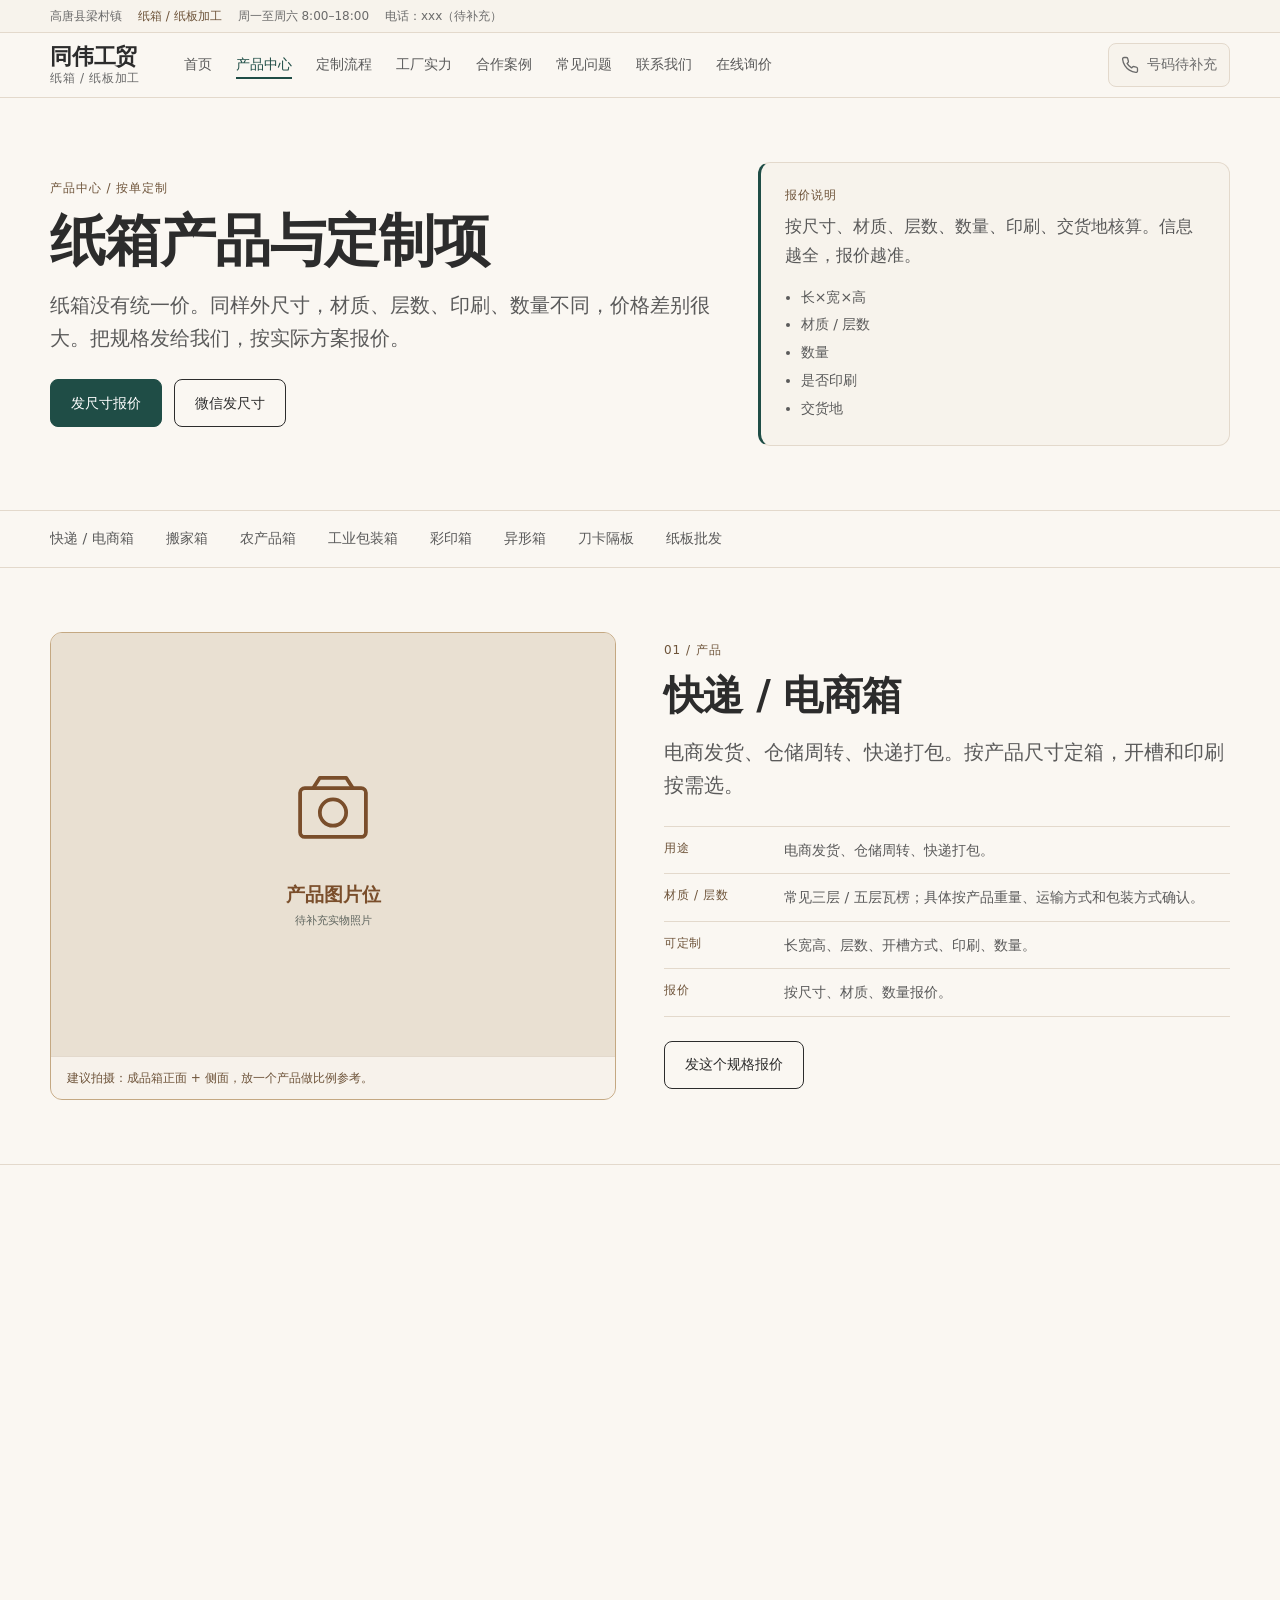
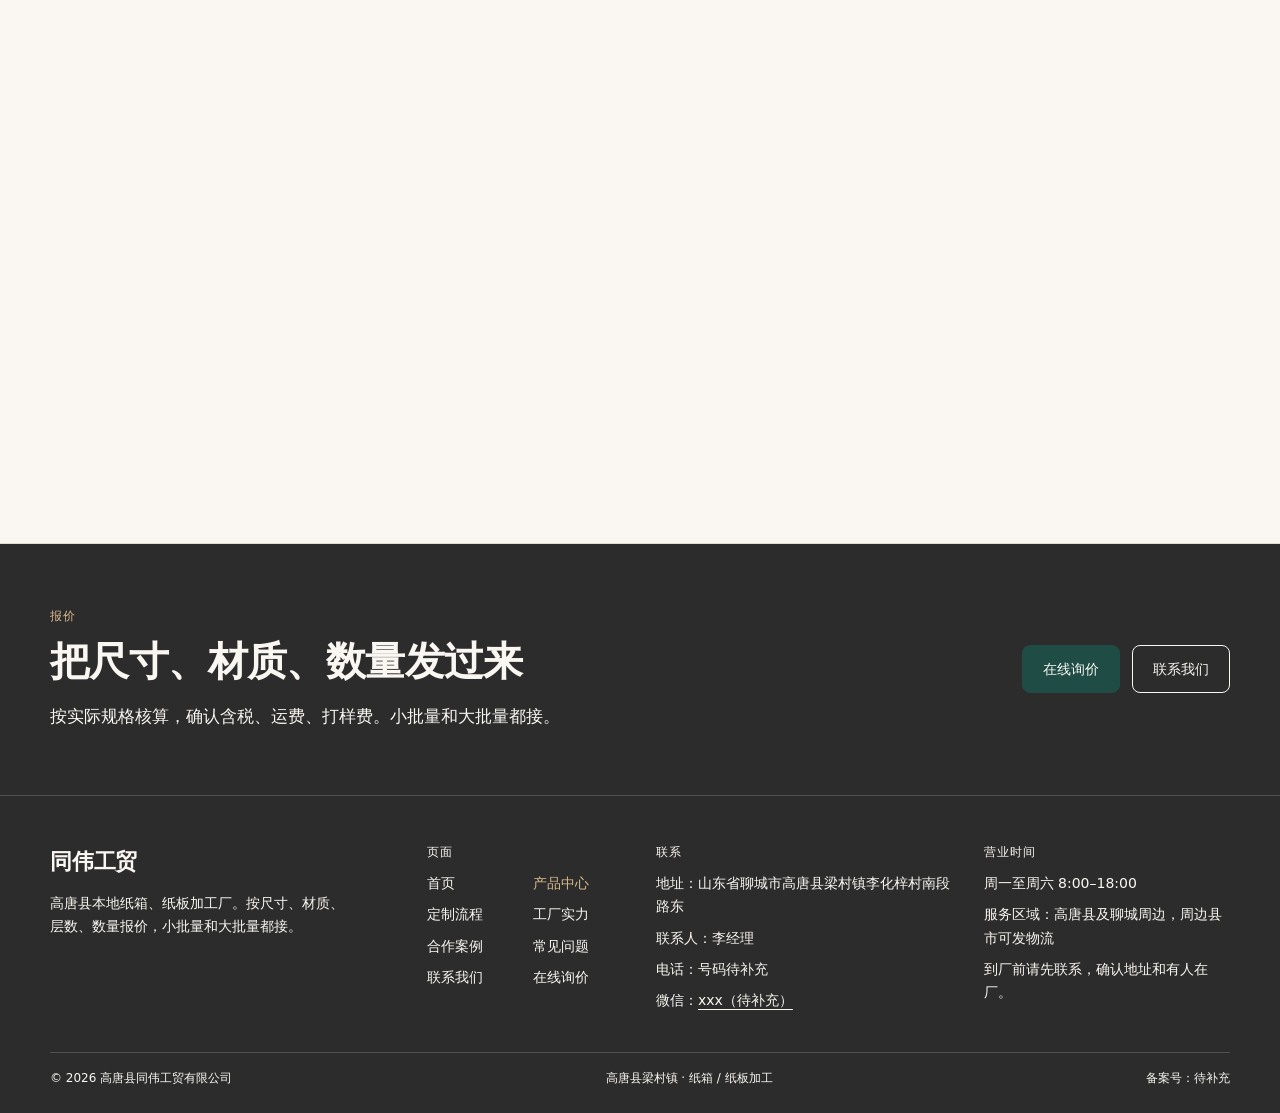
<file: products.html>
<!doctype html>
<html lang="zh-CN" class="no-js">
<head>
  <meta charset="utf-8">
  <meta name="viewport" content="width=device-width, initial-scale=1">
  <title>高唐纸箱产品_快递箱/搬家箱/农产品箱_同伟工贸</title>
  <meta name="description" content="高唐同伟工贸纸箱产品：快递电商箱、搬家箱、农产品箱、工业包装箱、彩印箱、异形箱、刀卡隔板、纸板批发。按尺寸、材质、数量报价，聊城周边可送。">
  <meta name="robots" content="noindex,nofollow">
  <link rel="canonical" href="https://41742-mx.github.io/tongwei-site/products.html">
  <meta property="og:type" content="website">
  <meta property="og:site_name" content="同伟工贸">
  <meta property="og:title" content="高唐纸箱产品_快递箱/搬家箱/农产品箱_同伟工贸">
  <meta property="og:description" content="高唐同伟工贸纸箱产品：快递电商箱、搬家箱、农产品箱、工业包装箱、彩印箱、异形箱、刀卡隔板、纸板批发。按尺寸、材质、数量报价，聊城周边可送。">
  <meta property="og:url" content="https://41742-mx.github.io/tongwei-site/products.html">
  <meta property="og:locale" content="zh_CN">
  <link rel="stylesheet" href="assets/css/styles.css">
</head>
<body>
  <a class="skip-link" href="#main">跳到主要内容</a>

  <div class="utility-bar">
    <div class="container utility-bar__inner">
      <p class="utility-bar__area">高唐县梁村镇</p>
      <p class="utility-bar__trade">纸箱 / 纸板加工</p>
      <p class="utility-bar__meta">
        <span data-site-hours>周一至周六 8:00–18:00</span>
        <span class="utility-bar__phone">电话：<span data-site-phone>xxx（待补充）</span></span>
      </p>
    </div>
  </div>

  <header class="site-header">
    <div class="container site-header__inner">
      <a class="brand" href="index.html" aria-label="同伟工贸首页">
        <span class="brand__name">同伟工贸</span>
        <span class="brand__tagline">纸箱 / 纸板加工</span>
      </a>

      <nav class="site-nav" aria-label="主导航">
        <a href="index.html">首页</a>
        <a href="products.html" aria-current="page">产品中心</a>
        <a href="process.html">定制流程</a>
        <a href="factory.html">工厂实力</a>
        <a href="cases.html">合作案例</a>
        <a href="faq.html">常见问题</a>
        <a href="contact.html">联系我们</a>
        <a href="inquiry.html">在线询价</a>
      </nav>

      <div class="header-actions">
        <a class="header-phone is-disabled" data-phone-link aria-disabled="true" aria-label="电话号码待补充">
          <svg width="18" height="18" viewBox="0 0 24 24" fill="none" stroke="currentColor" stroke-width="1.75" stroke-linecap="round" stroke-linejoin="round" aria-hidden="true"><path d="M22 16.92v3a2 2 0 0 1-2.18 2 19.79 19.79 0 0 1-8.63-3.07 19.5 19.5 0 0 1-6-6A19.79 19.79 0 0 1 2.12 4.18 2 2 0 0 1 4.11 2h3a2 2 0 0 1 2 1.72c.127.96.361 1.903.7 2.81a2 2 0 0 1-.45 2.11L8.09 9.91a16 16 0 0 0 6 6l1.27-1.27a2 2 0 0 1 2.11-.45c.907.339 1.85.573 2.81.7A2 2 0 0 1 22 16.92z"/></svg>
          <span class="header-phone__text" data-phone-text>号码待补充</span>
        </a>
        <button class="menu-toggle" type="button" data-menu-toggle aria-expanded="false" aria-controls="mobile-menu" aria-label="打开菜单">
          <svg width="22" height="22" viewBox="0 0 24 24" fill="none" stroke="currentColor" stroke-width="1.75" stroke-linecap="round" stroke-linejoin="round" aria-hidden="true"><path d="M4 7h16"/><path d="M4 12h16"/><path d="M4 17h16"/></svg>
        </button>
      </div>
    </div>

    <div class="mobile-menu" id="mobile-menu" data-mobile-menu role="dialog" aria-modal="true" aria-label="主菜单" hidden>
      <div class="mobile-menu__top">
        <a class="brand" href="index.html" aria-label="同伟工贸首页">
          <span class="brand__name">同伟工贸</span>
          <span class="brand__tagline">纸箱 / 纸板加工</span>
        </a>
        <button class="mobile-menu__close" type="button" data-menu-close aria-label="关闭菜单">
          <svg width="22" height="22" viewBox="0 0 24 24" fill="none" stroke="currentColor" stroke-width="1.75" stroke-linecap="round" stroke-linejoin="round" aria-hidden="true"><path d="M6 6l12 12"/><path d="M18 6L6 18"/></svg>
        </button>
      </div>

      <nav class="mobile-menu__nav" aria-label="移动端导航">
        <a href="index.html" data-menu-link>首页</a>
        <a href="products.html" aria-current="page" data-menu-link>产品中心</a>
        <a href="process.html" data-menu-link>定制流程</a>
        <a href="factory.html" data-menu-link>工厂实力</a>
        <a href="cases.html" data-menu-link>合作案例</a>
        <a href="faq.html" data-menu-link>常见问题</a>
        <a href="contact.html" data-menu-link>联系我们</a>
        <a href="inquiry.html" data-menu-link>在线询价</a>
      </nav>

      <div class="mobile-menu__contact">
        <p>电话：<a class="phone-text-link" href="contact.html" data-phone-link><span data-phone-text>xxx（待补充）</span></a></p>
        <p>微信：<a class="wechat-text-link" href="contact.html" data-modal-open="wechat-modal" aria-label="微信联系"><span data-site-wechat>xxx（待补充）</span></a></p>
        <p>地址：<span data-site-address>山东省聊城市高唐县梁村镇李化梓村南段路东</span></p>
        <p>营业时间：<span data-site-hours>周一至周六 8:00–18:00</span></p>
      </div>
    </div>
  </header>

  <main id="main" class="site-main product-main" tabindex="-1">
    <section class="product-hero" aria-labelledby="product-page-title">
      <div class="container product-hero__grid">
        <div class="product-hero__copy">
          <p class="eyebrow">产品中心 / 按单定制</p>
          <h1 id="product-page-title">纸箱产品与定制项</h1>
          <p class="lead">纸箱没有统一价。同样外尺寸，材质、层数、印刷、数量不同，价格差别很大。把规格发给我们，按实际方案报价。</p>
          <div class="cluster product-hero__actions">
            <a class="btn btn--primary" href="inquiry.html">发尺寸报价</a>
            <a class="btn btn--secondary" href="contact.html" data-modal-open="wechat-modal">微信发尺寸</a>
          </div>
        </div>

        <aside class="product-hero__quote" aria-label="报价说明">
          <p class="product-hero__quote-title">报价说明</p>
          <p>按尺寸、材质、层数、数量、印刷、交货地核算。信息越全，报价越准。</p>
          <ul class="product-hero__quote-list">
            <li>长×宽×高</li>
            <li>材质 / 层数</li>
            <li>数量</li>
            <li>是否印刷</li>
            <li>交货地</li>
          </ul>
        </aside>
      </div>
    </section>

    <nav class="product-nav" aria-label="产品分类">
      <div class="container product-nav__inner">
        <a href="#category-ecommerce">快递 / 电商箱</a>
        <a href="#category-moving">搬家箱</a>
        <a href="#category-agriculture">农产品箱</a>
        <a href="#category-industrial">工业包装箱</a>
        <a href="#category-print">彩印箱</a>
        <a href="#category-custom">异形箱</a>
        <a href="#category-partition">刀卡隔板</a>
        <a href="#category-board">纸板批发</a>
      </div>
    </nav>

    <section class="product-category" id="category-ecommerce" aria-labelledby="category-ecommerce-title">
      <div class="container product-category__grid reveal">
        <figure class="photo-placeholder photo-placeholder--product product-category__media">
          <img src="assets/img/placeholder-product.svg" alt="快递电商箱照片位，待补充" width="1200" height="900" loading="lazy">
          <figcaption>建议拍摄：成品箱正面 + 侧面，放一个产品做比例参考。</figcaption>
        </figure>
        <div class="product-category__body">
          <p class="product-category__index">01 / 产品</p>
          <h2 id="category-ecommerce-title">快递 / 电商箱</h2>
          <p class="product-category__lead">电商发货、仓储周转、快递打包。按产品尺寸定箱，开槽和印刷按需选。</p>
          <dl class="product-category__specs">
            <div>
              <dt>用途</dt>
              <dd>电商发货、仓储周转、快递打包。</dd>
            </div>
            <div>
              <dt>材质 / 层数</dt>
              <dd>常见三层 / 五层瓦楞；具体按产品重量、运输方式和包装方式确认。</dd>
            </div>
            <div>
              <dt>可定制</dt>
              <dd>长宽高、层数、开槽方式、印刷、数量。</dd>
            </div>
            <div>
              <dt>报价</dt>
              <dd>按尺寸、材质、数量报价。</dd>
            </div>
          </dl>
          <a class="btn btn--secondary" href="inquiry.html">发这个规格报价</a>
        </div>
      </div>
    </section>

    <section class="product-category product-category--reverse" id="category-moving" aria-labelledby="category-moving-title">
      <div class="container product-category__grid reveal">
        <figure class="photo-placeholder photo-placeholder--product product-category__media">
          <img src="assets/img/placeholder-product.svg" alt="搬家箱照片位，待补充" width="1200" height="900" loading="lazy">
          <figcaption>建议拍摄：装好物品的箱子 + 手提孔 / 加强底细节。</figcaption>
        </figure>
        <div class="product-category__body">
          <p class="product-category__index">02 / 产品</p>
          <h2 id="category-moving-title">搬家箱</h2>
          <p class="product-category__lead">搬家、租房、物流打包、临时周转。按承重选材，手提孔、加强底可按实际方案确认。</p>
          <dl class="product-category__specs">
            <div>
              <dt>用途</dt>
              <dd>搬家、租房、物流打包、临时周转。</dd>
            </div>
            <div>
              <dt>材质 / 层数</dt>
              <dd>按承重选三层 / 五层；手提孔、加强底按实际方案确认。</dd>
            </div>
            <div>
              <dt>可定制</dt>
              <dd>尺寸、承重、手提孔、加强底、印刷、数量。</dd>
            </div>
            <div>
              <dt>报价</dt>
              <dd>按尺寸、材质、数量报价。</dd>
            </div>
          </dl>
          <a class="btn btn--secondary" href="inquiry.html">发这个规格报价</a>
        </div>
      </div>
    </section>

    <section class="product-category" id="category-agriculture" aria-labelledby="category-agriculture-title">
      <div class="container product-category__grid reveal">
        <figure class="photo-placeholder photo-placeholder--product product-category__media">
          <img src="assets/img/placeholder-product.svg" alt="农产品箱照片位，待补充" width="1200" height="900" loading="lazy">
          <figcaption>建议拍摄：装农产品实拍，展示透气孔 / 隔板。</figcaption>
        </figure>
        <div class="product-category__body">
          <p class="product-category__index">03 / 产品</p>
          <h2 id="category-agriculture-title">农产品箱</h2>
          <p class="product-category__lead">水果、蔬菜、禽蛋、合作社发货。透气孔、隔板、防潮处理按实际需求确认。</p>
          <dl class="product-category__specs">
            <div>
              <dt>用途</dt>
              <dd>水果、蔬菜、禽蛋、合作社发货。</dd>
            </div>
            <div>
              <dt>材质 / 层数</dt>
              <dd>三层 / 五层；透气孔、隔板、防潮按实际方案确认。</dd>
            </div>
            <div>
              <dt>可定制</dt>
              <dd>尺寸、透气孔、隔板、防潮、印刷、数量。</dd>
            </div>
            <div>
              <dt>报价</dt>
              <dd>按尺寸、材质、数量报价。</dd>
            </div>
          </dl>
          <a class="btn btn--secondary" href="inquiry.html">发这个规格报价</a>
        </div>
      </div>
    </section>

    <section class="product-category product-category--reverse" id="category-industrial" aria-labelledby="category-industrial-title">
      <div class="container product-category__grid reveal">
        <figure class="photo-placeholder photo-placeholder--product product-category__media">
          <img src="assets/img/placeholder-product.svg" alt="工业包装箱照片位，待补充" width="1200" height="900" loading="lazy">
          <figcaption>建议拍摄：装产品 / 配件实拍，展示内部结构。</figcaption>
        </figure>
        <div class="product-category__body">
          <p class="product-category__index">04 / 产品</p>
          <h2 id="category-industrial-title">工业包装箱</h2>
          <p class="product-category__lead">五金、配件、小型设备、工厂周转。按重量和运输方式选材，结构加固按实际方案确认。</p>
          <dl class="product-category__specs">
            <div>
              <dt>用途</dt>
              <dd>五金、配件、小型设备、工厂周转。</dd>
            </div>
            <div>
              <dt>材质 / 层数</dt>
              <dd>按重量和运输方式选三层 / 五层或加强结构；按实际方案确认。</dd>
            </div>
            <div>
              <dt>可定制</dt>
              <dd>尺寸、加强结构、分层、护角、标签位、印刷。</dd>
            </div>
            <div>
              <dt>报价</dt>
              <dd>按尺寸、材质、数量报价。</dd>
            </div>
          </dl>
          <a class="btn btn--secondary" href="inquiry.html">发这个规格报价</a>
        </div>
      </div>
    </section>

    <section class="product-category" id="category-print" aria-labelledby="category-print-title">
      <div class="container product-category__grid reveal">
        <figure class="photo-placeholder photo-placeholder--product product-category__media">
          <img src="assets/img/placeholder-product.svg" alt="彩印箱照片位，待补充" width="1200" height="900" loading="lazy">
          <figcaption>建议拍摄：印刷成品正面 + 局部特写。</figcaption>
        </figure>
        <div class="product-category__body">
          <p class="product-category__index">05 / 产品</p>
          <h2 id="category-print-title">彩印箱</h2>
          <p class="product-category__lead">产品外包装、门店展示、礼盒外箱。按设计稿评估印刷方式和面纸。</p>
          <dl class="product-category__specs">
            <div>
              <dt>用途</dt>
              <dd>产品外包装、门店展示、礼盒外箱。</dd>
            </div>
            <div>
              <dt>材质 / 层数</dt>
              <dd>面纸印刷；按设计稿评估印刷方式和面纸。具备包装装潢印刷品印刷资质。</dd>
            </div>
            <div>
              <dt>可定制</dt>
              <dd>尺寸、面纸、图案、颜色、数量。</dd>
            </div>
            <div>
              <dt>报价</dt>
              <dd>按尺寸、材质、数量报价。</dd>
            </div>
          </dl>
          <a class="btn btn--secondary" href="inquiry.html">发这个规格报价</a>
        </div>
      </div>
    </section>

    <section class="product-category product-category--reverse" id="category-custom" aria-labelledby="category-custom-title">
      <div class="container product-category__grid reveal">
        <figure class="photo-placeholder photo-placeholder--product product-category__media">
          <img src="assets/img/placeholder-product.svg" alt="异形箱照片位，待补充" width="1200" height="900" loading="lazy">
          <figcaption>建议拍摄：异形成品 45° 角，展示结构。</figcaption>
        </figure>
        <div class="product-category__body">
          <p class="product-category__index">06 / 产品</p>
          <h2 id="category-custom-title">异形箱</h2>
          <p class="product-category__lead">特殊尺寸、特殊结构、异形产品包装。需要图纸或样箱，先评估刀模和结构。</p>
          <dl class="product-category__specs">
            <div>
              <dt>用途</dt>
              <dd>特殊尺寸、特殊结构、异形产品包装。</dd>
            </div>
            <div>
              <dt>材质 / 层数</dt>
              <dd>按结构评估；需要图纸或样箱，先评估刀模。</dd>
            </div>
            <div>
              <dt>可定制</dt>
              <dd>结构、尺寸、刀模、材质、数量。</dd>
            </div>
            <div>
              <dt>报价</dt>
              <dd>按尺寸、材质、数量报价。</dd>
            </div>
          </dl>
          <a class="btn btn--secondary" href="inquiry.html">发这个规格报价</a>
        </div>
      </div>
    </section>

    <section class="product-category" id="category-partition" aria-labelledby="category-partition-title">
      <div class="container product-category__grid reveal">
        <figure class="photo-placeholder photo-placeholder--product product-category__media">
          <img src="assets/img/placeholder-product.svg" alt="刀卡隔板照片位，待补充" width="1200" height="900" loading="lazy">
          <figcaption>建议拍摄：平铺刀卡 + 装入产品的状态。</figcaption>
        </figure>
        <div class="product-category__body">
          <p class="product-category__index">07 / 产品</p>
          <h2 id="category-partition-title">刀卡隔板</h2>
          <p class="product-category__lead">瓶罐、零件、配件分隔，减少运输碰撞。按产品尺寸开刀卡。</p>
          <dl class="product-category__specs">
            <div>
              <dt>用途</dt>
              <dd>瓶罐、零件、配件分隔，减少运输碰撞。</dd>
            </div>
            <div>
              <dt>材质 / 层数</dt>
              <dd>三层 / 五层纸板开刀卡；按实际方案确认。</dd>
            </div>
            <div>
              <dt>可定制</dt>
              <dd>卡位尺寸、数量、纸板材质、刀模。</dd>
            </div>
            <div>
              <dt>报价</dt>
              <dd>按尺寸、材质、数量报价。</dd>
            </div>
          </dl>
          <a class="btn btn--secondary" href="inquiry.html">发这个规格报价</a>
        </div>
      </div>
    </section>

    <section class="product-category product-category--reverse" id="category-board" aria-labelledby="category-board-title">
      <div class="container product-category__grid reveal">
        <figure class="photo-placeholder photo-placeholder--product product-category__media">
          <img src="assets/img/placeholder-product.svg" alt="纸板批发照片位，待补充" width="1200" height="900" loading="lazy">
          <figcaption>建议拍摄：纸板堆垛 + 厚度截面特写。</figcaption>
        </figure>
        <div class="product-category__body">
          <p class="product-category__index">08 / 产品</p>
          <h2 id="category-board-title">纸板批发</h2>
          <p class="product-category__lead">二次加工、垫板、周转、填充。按材质、厚度、尺寸、数量报价。</p>
          <dl class="product-category__specs">
            <div>
              <dt>用途</dt>
              <dd>二次加工、垫板、周转、填充。</dd>
            </div>
            <div>
              <dt>材质 / 层数</dt>
              <dd>按材质、厚度、尺寸、数量报价。</dd>
            </div>
            <div>
              <dt>可定制</dt>
              <dd>尺寸、材质、厚度、数量。</dd>
            </div>
            <div>
              <dt>报价</dt>
              <dd>按尺寸、材质、数量报价。</dd>
            </div>
          </dl>
          <a class="btn btn--secondary" href="inquiry.html">发这个规格报价</a>
        </div>
      </div>
    </section>

    <section class="section section--ink product-cta" aria-labelledby="product-cta-title">
      <div class="container product-cta__grid">
        <div>
          <p class="product-cta__label">报价</p>
          <h2 id="product-cta-title">把尺寸、材质、数量发过来</h2>
          <p>按实际规格核算，确认含税、运费、打样费。小批量和大批量都接。</p>
        </div>
        <div class="product-cta__actions">
          <a class="btn btn--primary" href="inquiry.html">在线询价</a>
          <a class="btn btn--secondary" href="contact.html">联系我们</a>
        </div>
      </div>
    </section>
  </main>

  <footer class="site-footer">
    <div class="container">
      <div class="site-footer__grid">
        <div class="site-footer__brand">
          <p class="site-footer__name">同伟工贸</p>
          <p class="site-footer__desc">高唐县本地纸箱、纸板加工厂。按尺寸、材质、层数、数量报价，小批量和大批量都接。</p>
        </div>

        <div>
          <h2 class="site-footer__title">页面</h2>
          <nav class="site-footer__nav" aria-label="页脚导航">
            <a href="index.html">首页</a>
            <a href="products.html" aria-current="page">产品中心</a>
            <a href="process.html">定制流程</a>
            <a href="factory.html">工厂实力</a>
            <a href="cases.html">合作案例</a>
            <a href="faq.html">常见问题</a>
            <a href="contact.html">联系我们</a>
            <a href="inquiry.html">在线询价</a>
          </nav>
        </div>

        <div>
          <h2 class="site-footer__title">联系</h2>
          <address class="site-footer__contact">
            <p>地址：<span data-site-address>山东省聊城市高唐县梁村镇李化梓村南段路东</span></p>
            <p>联系人：<span data-site-contact>李经理</span></p>
            <p>电话：<a class="phone-text-link" href="contact.html" data-phone-link><span data-phone-text>xxx（待补充）</span></a></p>
            <p>微信：<a class="wechat-text-link" href="contact.html" data-modal-open="wechat-modal" aria-label="微信联系"><span data-site-wechat>xxx（待补充）</span></a></p>
          </address>
        </div>

        <div>
          <h2 class="site-footer__title">营业时间</h2>
          <p class="site-footer__hours"><span data-site-hours>周一至周六 8:00–18:00</span></p>
          <p class="site-footer__area">服务区域：<span data-site-area>高唐县及聊城周边，周边县市可发物流</span></p>
          <p class="site-footer__note">到厂前请先联系，确认地址和有人在厂。</p>
        </div>
      </div>

      <div class="site-footer__bottom">
        <p>© <span data-site-year>2026</span> <span data-site-company>高唐县同伟工贸有限公司</span></p>
        <p>高唐县梁村镇 · 纸箱 / 纸板加工</p>
        <p>备案号：待补充</p>
      </div>
    </div>
  </footer>

  <nav class="mobile-action-bar" aria-label="快捷联系">
    <a class="mobile-action-bar__item mobile-action-bar__item--primary is-disabled" data-phone-link aria-disabled="true" aria-label="电话号码待补充">
      <svg width="20" height="20" viewBox="0 0 24 24" fill="none" stroke="currentColor" stroke-width="1.75" stroke-linecap="round" stroke-linejoin="round" aria-hidden="true"><path d="M22 16.92v3a2 2 0 0 1-2.18 2 19.79 19.79 0 0 1-8.63-3.07 19.5 19.5 0 0 1-6-6A19.79 19.79 0 0 1 2.12 4.18 2 2 0 0 1 4.11 2h3a2 2 0 0 1 2 1.72c.127.96.361 1.903.7 2.81a2 2 0 0 1-.45 2.11L8.09 9.91a16 16 0 0 0 6 6l1.27-1.27a2 2 0 0 1 2.11-.45c.907.339 1.85.573 2.81.7A2 2 0 0 1 22 16.92z"/></svg>
      <span data-phone-text>号码待补充</span>
    </a>
    <a class="mobile-action-bar__item" href="contact.html" data-modal-open="wechat-modal" aria-label="微信联系">
      <svg width="20" height="20" viewBox="0 0 24 24" fill="none" stroke="currentColor" stroke-width="1.75" stroke-linecap="round" stroke-linejoin="round" aria-hidden="true"><path d="M21 11.5a8.38 8.38 0 0 1-.9 3.8 8.5 8.5 0 0 1-7.6 4.7 8.38 8.38 0 0 1-3.8-.9L3 21l1.9-5.7a8.38 8.38 0 0 1-.9-3.8 8.5 8.5 0 0 1 4.7-7.6 8.38 8.38 0 0 1 3.8-.9h.5a8.48 8.48 0 0 1 8 8v.5z"/></svg>
      <span>微信</span>
    </a>
    <a class="mobile-action-bar__item" href="inquiry.html">
      <svg width="20" height="20" viewBox="0 0 24 24" fill="none" stroke="currentColor" stroke-width="1.75" stroke-linecap="round" stroke-linejoin="round" aria-hidden="true"><path d="M14 2H6a2 2 0 0 0-2 2v16a2 2 0 0 0 2 2h12a2 2 0 0 0 2-2V8z"/><path d="M14 2v6h6"/><path d="M8 13h8"/><path d="M8 17h5"/></svg>
      <span>询价</span>
    </a>
  </nav>

  <script src="assets/js/config.js" defer></script>
  <script src="assets/js/site.js" defer></script>
</body>
</html>
</file>
<file: assets/css/styles.css>
/* ==========================================================================
   同伟工贸官网 · 基础样式层
   任务：FND-02 设计 Token 与基础排版
   说明：
   - 本文件先落颜色、字体、字号、间距、容器、栅格、焦点、减弱动效；
   - 页头/页脚仍是 FND-01 骨架，正式组件在 FND-03 / FND-04 替换；
   - 页面专属布局和组件样式在 PAGE / FEAT 任务中追加。
   ========================================================================== */

/* ==========================================================================
   1. Design Token
   ========================================================================== */

:root {
  /* 文字与深色 */
  --color-ink-900: #2c2c2c;
  --color-ink-700: #5a5a5a;
  --color-ink-500: #6b6b6b;

  /* 纸张与表面 */
  --color-paper: #faf7f2;
  --color-paper-deep: #f7f3ec;
  --color-kraft-soft: #f1e8dc;
  --color-surface: #ffffff;
  --color-white: #ffffff;

  /* 牛皮纸 / 瓦楞：只做标签、分隔、少量装饰 */
  --color-kraft: #c4a882;
  --color-kraft-text: #6e543a;

  /* 强调：只做按钮、链接、关键数字 */
  --color-accent: #1f4d46;
  --color-accent-dark: #173b36;

  /* 兼容旧选择器：现有 var(--color-rust) 自动转深青 */
  --color-rust: var(--color-accent);
  --color-rust-dark: var(--color-accent-dark);

  /* 线与状态 */
  --color-line: #e3d9cc;
  --color-success: #1f6b57;
  --color-error: #a33a2a;

  /* 焦点与遮罩 */
  --color-focus: var(--color-accent);
  --color-focus-on-dark: #d8b98c;
  --color-overlay: rgba(44, 44, 44, 0.58);
  --color-border-on-dark: rgba(250, 247, 242, 0.18);

  /* 字体：中文系统字体优先，不引入字体文件 */
  --font-sans: system-ui, -apple-system, BlinkMacSystemFont, "Segoe UI",
    "PingFang SC", "Hiragino Sans GB", "Microsoft YaHei", "Noto Sans SC",
    sans-serif;

  --weight-regular: 400;
  --weight-medium: 500;
  --weight-bold: 700;
  --weight-heavy: 700;

  /* 字号 */
  --text-display: clamp(2.25rem, 4vw + 1rem, 3.5rem); /* 36 → 56 */
  --text-h2: clamp(1.75rem, 2vw + 1rem, 2.5rem); /* 28 → 40 */
  --text-h3: clamp(1.25rem, 1vw + 1rem, 1.5rem); /* 20 → 24 */
  --text-lead: clamp(1.125rem, 1vw + 0.9rem, 1.25rem); /* 18 → 20 */
  --text-body: 1rem; /* 16 */
  --text-small: 0.875rem; /* 14 */
  --text-micro: 0.75rem; /* 12 */

  /* 行高 */
  --leading-display: 1.14;
  --leading-h2: 1.22;
  --leading-h3: 1.4;
  --leading-lead: 1.65;
  --leading-body: 1.7;

  /* 间距：4 / 8 / 12 / 16 / 24 / 32 / 48 / 64 */
  --space-1: 4px;
  --space-2: 8px;
  --space-3: 12px;
  --space-4: 16px;
  --space-6: 24px;
  --space-8: 32px;
  --space-12: 48px;
  --space-16: 64px;

  --section-y: 48px;
  --container: 1180px;
  --gutter: 24px;
  --grid-gap: 16px;

  /* 结构 */
  --header-h: 64px;
  --bottom-bar-h: 64px;
  --radius-sm: 8px;
  --radius-md: 12px;
  --border: 1px solid var(--color-line);
  --shadow-header: 0 4px 18px rgba(44, 44, 44, 0.06);
  --shadow-card: 0 1px 2px rgba(44, 44, 44, 0.04);
  --shadow-card-hover: 0 8px 24px rgba(44, 44, 44, 0.08);

  /* 动效 */
  --ease: cubic-bezier(0.16, 1, 0.3, 1);
  --duration: 180ms;
  --duration-reveal: 600ms;

  /* 层级 */
  --z-header: 100;
  --z-bottom-bar: 110;
  --z-modal: 200;
  --z-toast: 300;
}

@media (min-width: 768px) {
  :root {
    --text-body: 1.0625rem; /* 17 */
    --section-y: 64px;
    --gutter: 32px;
    --grid-gap: 24px;
  }
}

@media (min-width: 1024px) {
  :root {
    --gutter: 48px;
  }
}

/* ==========================================================================
   2. 基础重置
   ========================================================================== */

*,
*::before,
*::after {
  box-sizing: border-box;
}

html {
  line-height: 1.5;
  -webkit-text-size-adjust: 100%;
  scroll-behavior: smooth;
  scroll-padding-top: calc(var(--header-h) + 16px);
}

body {
  display: flex;
  flex-direction: column;
  min-height: 100vh;
  margin: 0;
  background: var(--color-paper);
  color: var(--color-ink-700);
  font-family: var(--font-sans);
  font-size: var(--text-body);
  line-height: var(--leading-body);
  font-variant-numeric: tabular-nums;
  overflow-wrap: break-word;
}

main {
  flex: 1;
}

img,
svg,
video {
  display: block;
  max-width: 100%;
}

img {
  height: auto;
}

a {
  color: var(--color-accent);
  text-decoration-thickness: 1px;
  text-underline-offset: 4px;
  transition: color var(--duration) var(--ease);
}

a:hover {
  color: var(--color-accent-dark);
}

button,
input,
select,
textarea {
  font: inherit;
  color: inherit;
}

button {
  cursor: pointer;
}

button:disabled {
  cursor: not-allowed;
}

fieldset {
  min-width: 0;
  margin: 0;
  padding: 0;
  border: 0;
}

hr {
  margin: var(--space-8) 0;
  border: 0;
  border-top: var(--border);
}

::selection {
  background: var(--color-accent);
  color: var(--color-white);
}

:where(a, button, input, select, textarea, summary, [tabindex]):focus-visible {
  outline: 2px solid var(--color-focus);
  outline-offset: 3px;
}

.section--ink :focus-visible,
.site-footer :focus-visible {
  outline-color: var(--color-focus-on-dark);
}

[hidden] {
  display: none !important;
}

/* ==========================================================================
   3. 基础排版
   ========================================================================== */

h1,
h2,
h3,
h4,
h5,
h6 {
  margin: 0 0 var(--space-4);
  color: var(--color-ink-900);
  font-weight: var(--weight-bold);
  letter-spacing: -0.015em;
  text-wrap: balance;
}

h1 {
  font-size: var(--text-display);
  font-weight: var(--weight-heavy);
  line-height: var(--leading-display);
  letter-spacing: -0.02em;
}

h2 {
  font-size: var(--text-h2);
  line-height: var(--leading-h2);
}

h3 {
  font-size: var(--text-h3);
  line-height: var(--leading-h3);
}

h4,
h5,
h6 {
  font-size: var(--text-body);
  line-height: var(--leading-h3);
}

p {
  margin: 0 0 var(--space-4);
}

p:last-child {
  margin-bottom: 0;
}

small {
  font-size: var(--text-small);
  line-height: 1.6;
}

strong,
b {
  font-weight: var(--weight-bold);
}

ul,
ol {
  margin: 0 0 var(--space-4);
  padding-left: 1.25em;
}

li + li {
  margin-top: var(--space-1);
}

address {
  font-style: normal;
}

/* 文本层级工具类 */
.text-display {
  font-size: var(--text-display);
  font-weight: var(--weight-heavy);
  line-height: var(--leading-display);
  letter-spacing: -0.01em;
}

.text-h2 {
  font-size: var(--text-h2);
  font-weight: var(--weight-bold);
  line-height: var(--leading-h2);
  letter-spacing: -0.01em;
}

.text-h3 {
  font-size: var(--text-h3);
  font-weight: var(--weight-bold);
  line-height: var(--leading-h3);
}

.text-lead {
  max-width: 65ch;
  font-size: var(--text-lead);
  line-height: var(--leading-lead);
}

.text-small {
  font-size: var(--text-small);
  line-height: 1.6;
}

.text-micro {
  font-size: var(--text-micro);
  font-weight: var(--weight-medium);
  line-height: 1.4;
  letter-spacing: 0.08em;
}

.text-muted {
  color: var(--color-ink-500);
}

.measure {
  max-width: 65ch;
}

/* ==========================================================================
   4. 布局原语
   ========================================================================== */

.container {
  width: calc(100% - (var(--gutter) * 2));
  max-width: var(--container);
  margin-inline: auto;
}

.section {
  padding-block: var(--section-y);
}

.section--paper-deep {
  background: var(--color-paper-deep);
}

.section--ink {
  background: var(--color-ink-900);
  color: var(--color-paper);
}

.section--ink h1,
.section--ink h2,
.section--ink h3,
.section--ink h4 {
  color: var(--color-paper);
}

.section--ink a {
  color: var(--color-paper);
}

.section--ink a:hover {
  color: var(--color-focus-on-dark);
}

.grid {
  display: grid;
  gap: var(--grid-gap);
}

.grid--2,
.grid--3,
.grid--4 {
  grid-template-columns: minmax(0, 1fr);
}

@media (min-width: 768px) {
  .grid--2,
  .grid--4 {
    grid-template-columns: repeat(2, minmax(0, 1fr));
  }
}

@media (min-width: 1024px) {
  .grid--3 {
    grid-template-columns: repeat(3, minmax(0, 1fr));
  }

  .grid--4 {
    grid-template-columns: repeat(4, minmax(0, 1fr));
  }
}

.cluster {
  display: flex;
  flex-wrap: wrap;
  gap: var(--space-3);
  align-items: center;
}

.stack > * + * {
  margin-top: var(--space-4);
}

/* ==========================================================================
   5. 可访问性工具类
   ========================================================================== */

.visually-hidden {
  position: absolute !important;
  width: 1px !important;
  height: 1px !important;
  margin: -1px !important;
  padding: 0 !important;
  overflow: hidden !important;
  clip: rect(0 0 0 0) !important;
  white-space: nowrap !important;
  border: 0 !important;
}

/* ==========================================================================
   6. 全站页头、导航、移动菜单（FND-03）
   ========================================================================== */

.utility-bar {
  border-bottom: var(--border);
  background: var(--color-paper-deep);
  color: var(--color-ink-500);
  font-size: var(--text-micro);
  line-height: 1.4;
}

.utility-bar__inner {
  display: flex;
  align-items: center;
  gap: var(--space-4);
  min-height: 32px;
}

.utility-bar p {
  margin: 0;
}

.utility-bar__trade {
  color: var(--color-kraft-text);
}

.utility-bar__meta {
  display: flex;
  align-items: center;
  gap: var(--space-4);
  margin-left: auto;
}

.utility-bar__phone {
  white-space: nowrap;
}

.site-header {
  position: sticky;
  top: 0;
  z-index: var(--z-header);
  border-bottom: var(--border);
  background: var(--color-paper);
}

.site-header__inner {
  display: flex;
  align-items: center;
  gap: var(--space-4);
  min-height: var(--header-h);
}

.brand {
  display: inline-flex;
  flex: 0 0 auto;
  flex-direction: column;
  gap: 2px;
  color: var(--color-ink-900);
  line-height: 1.1;
  text-decoration: none;
}

.brand:hover {
  color: var(--color-ink-900);
}

.brand__name {
  font-size: 1.25rem;
  font-weight: var(--weight-heavy);
  letter-spacing: -0.01em;
}

.brand:hover .brand__name {
  color: var(--color-rust);
}

.brand__tagline {
  color: var(--color-ink-500);
  font-size: var(--text-micro);
  font-weight: var(--weight-medium);
  letter-spacing: 0.06em;
}

.site-nav {
  display: none;
}

.site-nav a {
  position: relative;
  display: inline-flex;
  align-items: center;
  min-height: 44px;
  padding: 0 var(--space-3);
  color: var(--color-ink-700);
  font-size: var(--text-small);
  font-weight: var(--weight-medium);
  text-decoration: none;
  white-space: nowrap;
}

.site-nav a:hover {
  color: var(--color-accent-dark);
}

.site-nav a[aria-current="page"] {
  color: var(--color-rust);
}

.site-nav a[aria-current="page"]::after {
  content: "";
  position: absolute;
  right: var(--space-3);
  bottom: var(--space-2);
  left: var(--space-3);
  height: 2px;
  background: var(--color-rust);
}

.header-actions {
  display: flex;
  flex: 0 0 auto;
  align-items: center;
  gap: var(--space-2);
  margin-left: auto;
}

.header-phone {
  display: inline-flex;
  align-items: center;
  justify-content: center;
  gap: var(--space-2);
  min-height: 44px;
  padding: 0 var(--space-3);
  border: 1px solid var(--color-rust);
  border-radius: var(--radius-sm);
  background: var(--color-rust);
  color: var(--color-white);
  font-size: var(--text-small);
  font-weight: var(--weight-medium);
  text-decoration: none;
  white-space: nowrap;
  transition: background-color var(--duration) var(--ease),
    border-color var(--duration) var(--ease);
}

.header-phone:hover {
  border-color: var(--color-rust-dark);
  background: var(--color-rust-dark);
  color: var(--color-white);
}

.header-phone.is-disabled {
  border-color: var(--color-line);
  background: var(--color-paper-deep);
  color: var(--color-ink-500);
  cursor: not-allowed;
  pointer-events: none;
}

.header-phone:focus-visible {
  outline-color: var(--color-ink-900);
}

.menu-toggle {
  display: inline-flex;
  align-items: center;
  justify-content: center;
  width: 44px;
  height: 44px;
  padding: 0;
  border: 1px solid var(--color-line);
  border-radius: var(--radius-sm);
  background: transparent;
  color: var(--color-ink-900);
}

.menu-toggle:hover {
  border-color: var(--color-ink-900);
}

body.menu-open {
  overflow: hidden;
}

body.menu-open .site-header {
  z-index: var(--z-modal);
}

.mobile-menu {
  position: fixed;
  top: 0;
  right: 0;
  bottom: 0;
  left: 0;
  z-index: calc(var(--z-header) + 10);
  display: flex;
  flex-direction: column;
  padding: var(--space-4) var(--gutter)
    calc(var(--space-8) + env(safe-area-inset-bottom, 0px));
  overflow-y: auto;
  overscroll-behavior: contain;
  background: var(--color-paper);
}

.mobile-menu__top {
  display: flex;
  align-items: center;
  justify-content: space-between;
  gap: var(--space-4);
  min-height: var(--header-h);
  border-bottom: var(--border);
}

.mobile-menu__close {
  display: inline-flex;
  align-items: center;
  justify-content: center;
  width: 44px;
  height: 44px;
  padding: 0;
  border: 1px solid var(--color-line);
  border-radius: var(--radius-sm);
  background: transparent;
  color: var(--color-ink-900);
}

.mobile-menu__close:hover {
  border-color: var(--color-ink-900);
}

.mobile-menu__nav {
  display: flex;
  flex-direction: column;
}

.mobile-menu__nav a {
  display: flex;
  align-items: center;
  min-height: 56px;
  border-bottom: var(--border);
  color: var(--color-ink-900);
  font-size: 1.25rem;
  font-weight: var(--weight-medium);
  text-decoration: none;
}

.mobile-menu__nav a:hover {
  color: var(--color-accent-dark);
}

.mobile-menu__nav a[aria-current="page"] {
  color: var(--color-rust);
}

.mobile-menu__contact {
  margin-top: auto;
  padding-top: var(--space-6);
  color: var(--color-ink-500);
  font-size: var(--text-small);
}

.mobile-menu__contact p {
  margin: 0 0 var(--space-2);
}

/* 无 JS 时保留主导航，不把菜单藏起来 */
.no-js .utility-bar {
  display: block;
}

.no-js .menu-toggle,
.no-js .mobile-menu {
  display: none !important;
}

.no-js .site-nav {
  display: flex;
  flex-wrap: wrap;
}

.no-js .site-header__inner {
  flex-wrap: wrap;
  min-height: var(--header-h);
  padding-block: var(--space-2);
}

.no-js .header-actions {
  margin-left: 0;
}

@media (min-width: 768px) {
  .site-main {
    padding-block: var(--space-16);
  }
}

@media (min-width: 1024px) {
  .site-nav {
    display: flex;
    align-items: center;
    gap: 0;
    margin-left: var(--space-4);
  }

  .menu-toggle {
    display: none;
  }

  .mobile-menu {
    display: none !important;
  }
}

@media (max-width: 1023px) {
  .no-js .site-nav {
    flex: 1 0 100%;
    margin-left: 0;
  }
}

@media (max-width: 767px) {
  .utility-bar__trade,
  .utility-bar__phone {
    display: none;
  }

  .utility-bar__inner {
    gap: var(--space-2);
  }

  .site-header__inner {
    gap: var(--space-2);
  }

  .brand__name {
    font-size: 1.125rem;
  }

  .brand__tagline {
    font-size: 0.625rem;
  }

  .header-phone {
    gap: var(--space-1);
    padding: 0 var(--space-2);
    font-size: var(--text-micro);
  }

  .header-phone svg {
    width: 16px;
    height: 16px;
  }
}

.site-main {
  min-height: 50vh;
  padding-block: var(--space-12);
}

.eyebrow {
  margin: 0 0 var(--space-3);
  color: var(--color-kraft-text);
  font-size: var(--text-micro);
  font-weight: var(--weight-medium);
  letter-spacing: 0.08em;
  line-height: 1.4;
  text-transform: uppercase;
}

.lead {
  max-width: 65ch;
  margin: 0 0 var(--space-6);
  color: var(--color-ink-700);
  font-size: var(--text-lead);
  line-height: var(--leading-lead);
}

.scaffold-note {
  max-width: 760px;
  border: 1px dashed var(--color-kraft);
  border-radius: var(--radius-md);
  background: var(--color-paper-deep);
  padding: var(--space-6);
}

.scaffold-note p {
  margin: 0 0 var(--space-2);
}

.scaffold-note p:last-child {
  margin-bottom: 0;
}

/* 跳过导航：键盘首次 Tab 时出现 */
.skip-link {
  position: fixed;
  top: var(--space-2);
  left: var(--space-2);
  z-index: calc(var(--z-toast) + 10);
  padding: var(--space-3) var(--space-4);
  border-radius: var(--radius-sm);
  background: var(--color-ink-900);
  color: var(--color-paper);
  text-decoration: none;
  transform: translateY(-200%);
  transition: transform var(--duration) var(--ease);
}

.skip-link:focus {
  outline: 2px solid var(--color-focus-on-dark);
  outline-offset: 3px;
  transform: translateY(0);
}

.site-main:focus {
  outline: none;
}

/* 深色页脚 */
.site-footer {
  padding-block: var(--space-12) var(--space-6);
  border-top: 1px solid var(--color-border-on-dark);
  background: var(--color-ink-900);
  color: var(--color-paper);
  font-size: var(--text-small);
  line-height: 1.65;
}

.site-footer__grid {
  display: grid;
  grid-template-columns: minmax(0, 1fr);
  gap: var(--space-8);
}

.site-footer__brand {
  max-width: 34ch;
}

.site-footer__name {
  margin: 0 0 var(--space-3);
  color: var(--color-paper);
  font-size: 1.375rem;
  font-weight: var(--weight-heavy);
  letter-spacing: -0.01em;
}

.site-footer__desc {
  margin: 0;
  color: var(--color-paper);
}

.site-footer__title {
  margin: 0 0 var(--space-3);
  color: var(--color-paper);
  font-size: var(--text-micro);
  font-weight: var(--weight-medium);
  letter-spacing: 0.08em;
  line-height: 1.4;
}

.site-footer__nav {
  display: grid;
  grid-template-columns: repeat(2, minmax(0, 1fr));
  gap: var(--space-2) var(--space-4);
}

.site-footer__nav a {
  color: var(--color-paper);
  text-decoration: none;
}

.site-footer__nav a:hover,
.site-footer__nav a[aria-current="page"] {
  color: var(--color-focus-on-dark);
}

.site-footer__contact {
  font-style: normal;
}

.site-footer__contact p,
.site-footer__hours,
.site-footer__area,
.site-footer__note {
  margin: 0 0 var(--space-2);
}

.site-footer__bottom {
  display: flex;
  flex-wrap: wrap;
  justify-content: space-between;
  gap: var(--space-2);
  margin-top: var(--space-8);
  padding-top: var(--space-4);
  border-top: 1px solid var(--color-border-on-dark);
  font-size: var(--text-micro);
}

.site-footer__bottom p {
  margin: 0;
}

/* 手机端固定操作条 */
.mobile-action-bar {
  position: fixed;
  right: 0;
  bottom: 0;
  left: 0;
  z-index: var(--z-bottom-bar);
  display: none;
  grid-template-columns: repeat(3, minmax(0, 1fr));
  padding-bottom: env(safe-area-inset-bottom, 0px);
  border-top: var(--border);
  background: var(--color-white);
}

.mobile-action-bar__item {
  display: flex;
  flex-direction: column;
  align-items: center;
  justify-content: center;
  gap: var(--space-1);
  min-height: var(--bottom-bar-h);
  border-right: var(--border);
  color: var(--color-ink-700);
  font-size: var(--text-micro);
  font-weight: var(--weight-medium);
  line-height: 1.2;
  text-decoration: none;
}

.mobile-action-bar__item:last-child {
  border-right: 0;
}

.mobile-action-bar__item svg {
  width: 20px;
  height: 20px;
}

.mobile-action-bar__item--primary {
  background: var(--color-rust);
  color: var(--color-white);
}

.mobile-action-bar__item--primary:hover {
  background: var(--color-rust-dark);
  color: var(--color-white);
}

.mobile-action-bar__item.is-disabled {
  background: var(--color-paper-deep);
  color: var(--color-ink-500);
  cursor: not-allowed;
  pointer-events: none;
}

.mobile-action-bar__item--primary:focus-visible {
  outline-color: var(--color-white);
  outline-offset: -4px;
}

@media (min-width: 768px) {
  .site-footer__grid {
    grid-template-columns: repeat(2, minmax(0, 1fr));
  }
}

@media (min-width: 1024px) {
  .site-footer__grid {
    grid-template-columns: 1.4fr 0.8fr 1.2fr 1fr;
  }
}

@media (max-width: 767px) {
  .mobile-action-bar {
    display: grid;
  }

  body {
    padding-bottom: calc(var(--bottom-bar-h) + env(safe-area-inset-bottom, 0px));
  }
}

@media (min-width: 768px) {
  .site-main {
    padding-block: var(--space-16);
  }
}

/* ==========================================================================
   7. 通用 UI 组件（FND-05）
   ========================================================================== */

/* 基础表单控件：完整表单布局在 PAGE-08 */
input:not([type="checkbox"]):not([type="radio"]),
select,
textarea {
  border: 1px solid var(--color-line);
  border-radius: var(--radius-sm);
  background: var(--color-white);
  color: var(--color-ink-900);
}

input[type="checkbox"],
input[type="radio"] {
  accent-color: var(--color-rust);
}

/* 按钮 */
.btn {
  display: inline-flex;
  align-items: center;
  justify-content: center;
  gap: var(--space-2);
  min-height: 48px;
  padding: 0 20px;
  border: 1px solid transparent;
  border-radius: var(--radius-sm);
  font-size: var(--text-small);
  font-weight: var(--weight-medium);
  line-height: 1.2;
  text-align: center;
  text-decoration: none;
  transition: background-color var(--duration) var(--ease),
    border-color var(--duration) var(--ease), color var(--duration) var(--ease),
    box-shadow var(--duration) var(--ease), transform var(--duration) var(--ease);
}

.btn:active {
  transform: translateY(1px);
}

.btn:disabled,
.btn.is-disabled,
.btn[aria-disabled="true"] {
  border-color: var(--color-line);
  background: var(--color-paper-deep);
  color: var(--color-ink-500);
  opacity: 1;
  cursor: not-allowed;
  pointer-events: none;
}

.btn--primary {
  border-color: var(--color-rust);
  background: var(--color-rust);
  color: var(--color-white);
}

.btn--primary:hover {
  border-color: var(--color-rust-dark);
  background: var(--color-rust-dark);
  color: var(--color-white);
}

.btn--primary:focus-visible {
  outline-color: var(--color-ink-900);
}

.btn--secondary {
  border-color: var(--color-ink-900);
  background: transparent;
  color: var(--color-ink-900);
}

.btn--secondary:hover {
  background: var(--color-paper-deep);
  color: var(--color-ink-900);
}

.btn--text {
  min-height: 44px;
  padding-inline: 0;
  border-color: transparent;
  background: transparent;
  color: var(--color-kraft-text);
  text-decoration: underline;
  text-underline-offset: 4px;
}

.btn--text:hover {
  color: var(--color-rust);
}

.btn--icon {
  width: 44px;
  min-width: 44px;
  height: 44px;
  min-height: 44px;
  padding: 0;
  border-color: var(--color-line);
  background: transparent;
  color: var(--color-ink-900);
}

.btn--icon:hover {
  background: var(--color-paper-deep);
}

.btn--block {
  width: 100%;
}

.btn__icon {
  flex: 0 0 auto;
  width: 18px;
  height: 18px;
}

/* 区块标题 */
.section-head {
  display: grid;
  gap: var(--space-2);
  margin-bottom: var(--space-8);
}

.section-head__label {
  margin: 0;
  color: var(--color-kraft-text);
  font-size: var(--text-micro);
  font-weight: var(--weight-medium);
  letter-spacing: 0.08em;
  line-height: 1.4;
  text-transform: uppercase;
}

.section-head h2 {
  margin: 0;
}

.section-head__intro {
  max-width: 65ch;
  margin: 0;
  color: var(--color-ink-700);
}

.section-head__link {
  justify-self: start;
  margin-top: var(--space-2);
}

@media (min-width: 768px) {
  .section-head {
    grid-template-columns: minmax(0, 1fr) auto;
    column-gap: var(--space-8);
    align-items: end;
  }

  .section-head__label,
  .section-head h2,
  .section-head__intro {
    grid-column: 1;
  }

  .section-head__link {
    grid-column: 2;
    grid-row: 1 / span 3;
    align-self: end;
    justify-self: end;
    margin-top: 0;
  }
}

/* 卡片网格 */
.card-grid {
  display: grid;
  grid-template-columns: minmax(0, 1fr);
  gap: var(--grid-gap);
}

@media (min-width: 768px) {
  .card-grid {
    grid-template-columns: repeat(2, minmax(0, 1fr));
  }
}

@media (min-width: 1024px) {
  .card-grid {
    grid-template-columns: repeat(3, minmax(0, 1fr));
  }
}

/* 产品卡 */
.product-card {
  display: flex;
  flex-direction: column;
  overflow: hidden;
  border: var(--border);
  border-radius: var(--radius-md);
  background: var(--color-surface);
  box-shadow: var(--shadow-card);
  transition: border-color var(--duration) var(--ease),
    transform var(--duration) var(--ease), box-shadow var(--duration) var(--ease);
}


.product-card__media {
  display: block;
  overflow: hidden;
  aspect-ratio: 4 / 3;
  background: var(--color-paper-deep);
}

.product-card__media img {
  width: 100%;
  height: 100%;
  object-fit: cover;
}

.product-card__body {
  display: flex;
  flex: 1;
  flex-direction: column;
  gap: var(--space-2);
  padding: var(--space-6);
}

.product-card__index {
  margin: 0;
  color: var(--color-kraft-text);
  font-size: var(--text-micro);
  font-weight: var(--weight-medium);
  letter-spacing: 0.08em;
  line-height: 1.4;
}

.product-card h3 {
  margin: 0;
  font-size: var(--text-h3);
  line-height: var(--leading-h3);
}

.product-card h3 a {
  color: var(--color-ink-900);
  text-decoration: none;
}

.product-card h3 a:hover {
  color: var(--color-accent-dark);
}

.product-card__desc {
  margin: 0;
  color: var(--color-ink-700);
  font-size: var(--text-small);
}

.product-card__tags {
  display: flex;
  flex-wrap: wrap;
  gap: var(--space-2);
  margin: 0;
  padding: 0;
  list-style: none;
}

.product-card__tags li {
  padding: 2px 6px;
  border: 1px solid var(--color-line);
  border-radius: var(--radius-sm);
  color: var(--color-ink-500);
  font-size: var(--text-micro);
  line-height: 1.4;
}

.product-card__link {
  margin-top: auto;
  padding-top: var(--space-2);
  font-size: var(--text-small);
}

/* 案例卡 */
.case-card {
  display: flex;
  flex-direction: column;
  overflow: hidden;
  border: var(--border);
  border-radius: var(--radius-md);
  background: var(--color-surface);
  box-shadow: var(--shadow-card);
  transition: border-color var(--duration) var(--ease),
    transform var(--duration) var(--ease), box-shadow var(--duration) var(--ease);
}


.case-card__media {
  display: block;
  overflow: hidden;
  aspect-ratio: 4 / 3;
  background: var(--color-paper-deep);
}

.case-card__media img {
  width: 100%;
  height: 100%;
  object-fit: cover;
}

.case-card__body {
  display: flex;
  flex: 1;
  flex-direction: column;
  gap: var(--space-2);
  padding: var(--space-6);
}

.case-card__index {
  margin: 0;
  color: var(--color-kraft-text);
  font-size: var(--text-micro);
  font-weight: var(--weight-medium);
  letter-spacing: 0.08em;
  line-height: 1.4;
}

.case-card h3 {
  margin: 0;
  font-size: var(--text-h3);
  line-height: var(--leading-h3);
}

.case-card__type {
  margin: 0;
  color: var(--color-ink-500);
  font-size: var(--text-small);
}

.case-card__list {
  margin: 0;
  padding-left: 1.1em;
  color: var(--color-ink-700);
  font-size: var(--text-small);
}

.case-card__link {
  margin-top: auto;
  padding-top: var(--space-2);
  font-size: var(--text-small);
}

/* 照片占位 */
.photo-placeholder {
  margin: 0;
  overflow: hidden;
  border: 1px dashed var(--color-kraft);
  border-radius: var(--radius-md);
  background: var(--color-paper-deep);
}

.photo-placeholder img {
  width: 100%;
  aspect-ratio: 3 / 2;
  object-fit: cover;
}

.photo-placeholder--product img,
.photo-placeholder--factory img,
.photo-placeholder--case img {
  aspect-ratio: 4 / 3;
}

.photo-placeholder--portrait img {
  aspect-ratio: 3 / 4;
  object-fit: contain;
}

.photo-placeholder--square img {
  aspect-ratio: 1;
  object-fit: contain;
}

.photo-placeholder figcaption {
  padding: var(--space-3) var(--space-4);
  border-top: 1px dashed var(--color-kraft);
  color: var(--color-kraft-text);
  font-size: var(--text-micro);
  line-height: 1.5;
}

/* 空状态 */
.empty-state {
  padding: var(--space-8);
  border: 1px dashed var(--color-kraft);
  border-radius: var(--radius-md);
  background: var(--color-paper-deep);
}

.empty-state__title {
  margin: 0 0 var(--space-2);
  color: var(--color-ink-900);
  font-size: var(--text-h3);
  font-weight: var(--weight-bold);
  line-height: var(--leading-h3);
}

.empty-state p {
  margin: 0;
  color: var(--color-ink-700);
}

.empty-state .btn {
  margin-top: var(--space-4);
}

/* 弹窗基座 */
body.modal-open {
  overflow: hidden;
}

.modal {
  position: fixed;
  top: 0;
  right: 0;
  bottom: 0;
  left: 0;
  z-index: var(--z-modal);
  display: flex;
  align-items: center;
  justify-content: center;
  padding: var(--space-4);
}

.modal__overlay {
  position: absolute;
  top: 0;
  right: 0;
  bottom: 0;
  left: 0;
  background: var(--color-overlay);
}

.modal__panel {
  position: relative;
  width: 100%;
  max-width: 420px;
  max-height: calc(100vh - 32px);
  max-height: calc(100dvh - 32px);
  overflow-y: auto;
  padding: var(--space-6);
  border: var(--border);
  border-radius: var(--radius-md);
  background: var(--color-paper);
  box-shadow: var(--shadow-header);
}

.modal__header {
  display: flex;
  align-items: flex-start;
  justify-content: space-between;
  gap: var(--space-4);
  margin-bottom: var(--space-4);
}

.modal__title {
  margin: 0;
  font-size: var(--text-h3);
  line-height: var(--leading-h3);
}

.modal__close {
  display: inline-flex;
  align-items: center;
  justify-content: center;
  width: 44px;
  height: 44px;
  padding: 0;
  border: 1px solid var(--color-line);
  border-radius: var(--radius-sm);
  background: transparent;
  color: var(--color-ink-900);
}

.modal__close:hover {
  border-color: var(--color-ink-900);
}

.modal__body p:last-child {
  margin-bottom: 0;
}

.qr-placeholder {
  max-width: 240px;
  margin: 0 auto var(--space-4);
  overflow: hidden;
  border: 1px dashed var(--color-kraft);
  border-radius: var(--radius-md);
  background: var(--color-paper-deep);
}

.qr-placeholder img {
  width: 100%;
  aspect-ratio: 1;
  object-fit: contain;
}

/* Toast / 复制反馈 */
.toast-root {
  position: fixed;
  bottom: var(--space-4);
  left: 50%;
  z-index: var(--z-toast);
  display: flex;
  flex-direction: column;
  align-items: center;
  width: max-content;
  max-width: calc(100% - 32px);
  pointer-events: none;
  transform: translateX(-50%);
}

.toast {
  padding: var(--space-3) var(--space-4);
  border-radius: var(--radius-sm);
  background: var(--color-ink-900);
  box-shadow: var(--shadow-header);
  color: var(--color-paper);
  font-size: var(--text-small);
  line-height: 1.5;
  text-align: center;
}

@media (max-width: 767px) {
  .toast-root {
    bottom: calc(
      var(--bottom-bar-h) + env(safe-area-inset-bottom, 0px) + var(--space-3)
    );
  }
}

/* ==========================================================================
   8. 首页（PAGE-01）
   ========================================================================== */

.home-main {
  padding-block: 0;
}

.nowrap {
  white-space: nowrap;
}

.home-hero {
  padding-block: var(--space-8) var(--space-12);
}

.home-hero__grid {
  display: grid;
  gap: var(--space-8);
}

.home-hero h1 {
  max-width: 16em;
  margin-bottom: var(--space-4);
}

.home-hero__lead {
  max-width: 60ch;
  margin-bottom: 0;
}

.home-hero__actions {
  display: flex;
  flex-wrap: wrap;
  gap: var(--space-3);
  margin-top: var(--space-6);
}

.home-hero__prep {
  max-width: 520px;
  margin-top: var(--space-6);
  padding-top: var(--space-4);
  border-top: 1px solid var(--color-line);
}

.home-hero__prep-title {
  margin: 0 0 var(--space-2);
  color: var(--color-kraft-text);
  font-size: var(--text-micro);
  font-weight: var(--weight-medium);
  letter-spacing: 0.08em;
  line-height: 1.4;
}

.home-hero__prep-list {
  display: flex;
  flex-wrap: wrap;
  gap: var(--space-2) var(--space-4);
  margin: 0;
  padding: 0;
  list-style: none;
  color: var(--color-ink-500);
  font-size: var(--text-small);
}

.home-hero__prep-list li {
  margin-top: 0;
}

.home-hero__media {
  align-self: start;
}

.trust-strip {
  border-block: var(--border);
  background: var(--color-white);
}

.trust-strip__list {
  display: grid;
  grid-template-columns: repeat(2, minmax(0, 1fr));
  margin: 0;
  padding: 0;
  list-style: none;
}

.trust-strip__list li {
  margin-top: 0;
  padding-block: var(--space-4);
}

.trust-strip__list li:nth-child(odd) {
  padding-right: var(--space-4);
}

.trust-strip__list li:nth-child(even) {
  padding-left: var(--space-4);
  border-left: var(--border);
}

.trust-strip__list li:nth-child(n + 3) {
  border-top: var(--border);
}

.trust-strip__label {
  display: block;
  margin-bottom: var(--space-1);
  color: var(--color-ink-500);
  font-size: var(--text-micro);
  line-height: 1.4;
}

.trust-strip__value {
  display: block;
  color: var(--color-ink-900);
  font-size: var(--text-small);
  font-weight: var(--weight-medium);
  line-height: 1.5;
}

.home-product-grid {
  display: grid;
  grid-template-columns: minmax(0, 1fr);
  gap: var(--grid-gap);
}

.process-grid {
  display: grid;
  grid-template-columns: minmax(0, 1fr);
  gap: var(--space-8) var(--grid-gap);
  margin: 0;
  padding: 0;
  list-style: none;
}

.process-step {
  padding-top: var(--space-4);
  border-top: var(--border);
}

.process-step__index {
  margin: 0 0 var(--space-2);
  color: var(--color-kraft-text);
  font-size: 1.5rem;
  font-weight: var(--weight-heavy);
  letter-spacing: -0.01em;
  line-height: 1;
}

.process-step h3 {
  margin: 0 0 var(--space-2);
}

.process-step p {
  margin: 0;
  color: var(--color-ink-700);
  font-size: var(--text-small);
}

.process-grid > li + li {
  margin-top: 0;
}

.home-factory__grid {
  display: grid;
  gap: var(--space-8);
}

.home-factory__copy .section-head__label {
  margin-bottom: var(--space-3);
}

.home-factory__copy h2 {
  margin-bottom: var(--space-4);
}

.home-factory__copy > p {
  color: var(--color-ink-700);
}

.home-factory__points {
  margin: var(--space-6) 0;
  padding-left: 1.1em;
  color: var(--color-ink-700);
  font-size: var(--text-small);
}

.home-factory__points li + li {
  margin-top: var(--space-2);
}

.home-factory__copy .btn {
  margin-top: var(--space-2);
}

.home-factory__media {
  display: grid;
  grid-template-columns: minmax(0, 1fr);
  gap: var(--space-4);
}

.home-factory__media .photo-placeholder figcaption {
  font-size: var(--text-micro);
}

.home-cases__grid {
  align-items: stretch;
}

.why-grid {
  display: grid;
  grid-template-columns: minmax(0, 1fr);
  gap: var(--space-8);
}

.why-item {
  padding-top: var(--space-4);
  border-top: var(--border);
}

.why-item__index {
  margin: 0 0 var(--space-2);
  color: var(--color-kraft-text);
  font-size: 1.25rem;
  font-weight: var(--weight-heavy);
  line-height: 1;
}

.why-item h3 {
  margin: 0 0 var(--space-2);
}

.why-item p {
  margin: 0;
  color: var(--color-ink-700);
}

.home-faq__list {
  border-top: var(--border);
}

.home-faq__item {
  display: grid;
  gap: var(--space-2);
  padding-block: var(--space-6);
  border-bottom: var(--border);
}

.home-faq__item h3 {
  margin: 0;
  font-size: var(--text-h3);
}

.home-faq__item p {
  margin: 0;
  color: var(--color-ink-700);
}

.home-contact__grid {
  display: grid;
  gap: var(--space-8);
}

.home-contact__label {
  margin: 0 0 var(--space-3);
  color: var(--color-focus-on-dark);
  font-size: var(--text-micro);
  font-weight: var(--weight-medium);
  letter-spacing: 0.08em;
  line-height: 1.4;
}

.home-contact__copy h2 {
  color: var(--color-paper);
}

.home-contact__copy > p {
  max-width: 50ch;
  color: var(--color-paper);
}

.home-contact__actions {
  display: flex;
  flex-wrap: wrap;
  gap: var(--space-3);
  margin-top: var(--space-6);
}

.section--ink .home-contact__inquiry {
  border-color: var(--color-paper);
  color: var(--color-paper);
}

.section--ink .home-contact__inquiry:hover {
  border-color: var(--color-paper);
  background: var(--color-paper);
  color: var(--color-ink-900);
}

.home-contact__info {
  display: grid;
  gap: var(--space-6);
}

.home-contact__qr {
  max-width: 260px;
  padding: var(--space-3);
  border: 1px solid var(--color-border-on-dark);
  border-radius: var(--radius-md);
  background: var(--color-paper);
}

.home-contact__qr img {
  width: 100%;
  aspect-ratio: 1;
  object-fit: contain;
}

.home-contact__qr p {
  margin: var(--space-2) 0 0;
  color: var(--color-ink-700);
  font-size: var(--text-micro);
  text-align: center;
}

.home-contact__list {
  display: grid;
  margin: 0;
}

.home-contact__list > div {
  display: grid;
  grid-template-columns: 80px minmax(0, 1fr);
  gap: var(--space-3);
  padding-block: var(--space-3);
  border-top: 1px solid var(--color-border-on-dark);
}

.home-contact__list dt {
  color: var(--color-focus-on-dark);
  font-size: var(--text-micro);
  font-weight: var(--weight-medium);
  letter-spacing: 0.08em;
  line-height: 1.5;
}

.home-contact__list dd {
  margin: 0;
  color: var(--color-paper);
  font-size: var(--text-small);
  line-height: 1.6;
}

@media (min-width: 480px) {
  .home-product-grid {
    grid-template-columns: repeat(2, minmax(0, 1fr));
  }

  .home-factory__media {
    grid-template-columns: repeat(2, minmax(0, 1fr));
  }
}

@media (min-width: 768px) {
  .trust-strip__list {
    grid-template-columns: repeat(4, minmax(0, 1fr));
  }

  .trust-strip__list li {
    padding: var(--space-4) var(--space-4);
    border-top: 0 !important;
  }

  .trust-strip__list li:first-child {
    padding-left: 0;
  }

  .trust-strip__list li + li {
    border-left: var(--border);
  }

  .process-grid {
    grid-template-columns: repeat(2, minmax(0, 1fr));
  }

  .why-grid {
    grid-template-columns: repeat(3, minmax(0, 1fr));
  }

  .home-faq__item {
    grid-template-columns: minmax(0, 0.8fr) minmax(0, 1.2fr);
    gap: var(--space-8);
    align-items: start;
  }
}

@media (min-width: 1024px) {
  .home-hero {
    padding-block: var(--space-16);
  }

  .home-hero__grid {
    grid-template-columns: minmax(0, 7fr) minmax(0, 5fr);
    gap: var(--space-12);
    align-items: center;
  }

  .home-product-grid {
    grid-template-columns: repeat(4, minmax(0, 1fr));
  }

  .process-grid {
    grid-template-columns: repeat(3, minmax(0, 1fr));
  }

  .home-factory__grid {
    grid-template-columns: minmax(0, 5fr) minmax(0, 7fr);
    gap: var(--space-12);
    align-items: start;
  }

  .home-contact__grid {
    grid-template-columns: minmax(0, 7fr) minmax(0, 5fr);
    gap: var(--space-12);
    align-items: start;
  }
}

/* ==========================================================================
   9. 产品中心（PAGE-02）
   ========================================================================== */

.product-main {
  --product-nav-h: 52px;
  padding-block: 0;
}

.product-hero {
  padding-block: var(--space-8) var(--space-12);
}

.product-hero__grid {
  display: grid;
  gap: var(--space-8);
}

.product-hero h1 {
  max-width: 14em;
  margin-bottom: var(--space-4);
}

.product-hero__actions {
  margin-top: var(--space-6);
}

.product-hero__quote {
  padding: var(--space-6);
  border: 1px solid var(--color-line);
  border-left: 4px solid var(--color-rust);
  border-radius: var(--radius-sm);
  background: var(--color-paper-deep);
}

.product-hero__quote .product-hero__quote-title {
  margin: 0 0 var(--space-2);
  color: var(--color-kraft-text);
  font-size: var(--text-micro);
  font-weight: var(--weight-medium);
  letter-spacing: 0.08em;
  line-height: 1.4;
}

.product-hero__quote > p {
  color: var(--color-ink-700);
}

.product-hero__quote-list {
  margin: var(--space-4) 0 0;
  padding-left: 1.1em;
  color: var(--color-ink-700);
  font-size: var(--text-small);
}

.product-hero__quote-list li + li {
  margin-top: var(--space-1);
}

.product-nav {
  position: sticky;
  top: var(--header-h);
  z-index: calc(var(--z-header) - 1);
  border-block: var(--border);
  background: var(--color-paper);
}

.product-nav__inner {
  display: flex;
  overflow-x: auto;
  overscroll-behavior-x: contain;
  scrollbar-width: thin;
  -webkit-overflow-scrolling: touch;
}

.product-nav a {
  display: inline-flex;
  flex: 0 0 auto;
  align-items: center;
  min-height: var(--product-nav-h);
  padding: 0 var(--space-4);
  border-right: var(--border);
  color: var(--color-ink-700);
  font-size: var(--text-small);
  font-weight: var(--weight-medium);
  text-decoration: none;
  white-space: nowrap;
}

.product-nav a:first-child {
  padding-left: 0;
}

.product-nav a:last-child {
  border-right: 0;
}

.product-nav a:hover {
  color: var(--color-accent-dark);
}

.product-category {
  padding-block: var(--section-y);
  border-bottom: var(--border);
  scroll-margin-top: var(--product-nav-h);
}

.product-category__grid {
  display: grid;
  gap: var(--space-8);
  align-items: center;
}

.product-category__media {
  align-self: start;
}

.product-category__index {
  margin: 0 0 var(--space-3);
  color: var(--color-kraft-text);
  font-size: var(--text-micro);
  font-weight: var(--weight-medium);
  letter-spacing: 0.08em;
  line-height: 1.4;
}

.product-category h2 {
  margin-bottom: var(--space-4);
}

.product-category__lead {
  max-width: 60ch;
  margin-bottom: var(--space-6);
  color: var(--color-ink-700);
  font-size: var(--text-lead);
  line-height: var(--leading-lead);
}

.product-category__specs {
  margin: 0;
  border-top: var(--border);
}

.product-category__specs > div {
  display: grid;
  grid-template-columns: 104px minmax(0, 1fr);
  gap: var(--space-4);
  padding-block: var(--space-3);
  border-bottom: var(--border);
}

.product-category__specs dt {
  color: var(--color-kraft-text);
  font-size: var(--text-micro);
  font-weight: var(--weight-medium);
  letter-spacing: 0.06em;
  line-height: 1.6;
}

.product-category__specs dd {
  margin: 0;
  color: var(--color-ink-700);
  font-size: var(--text-small);
  line-height: 1.6;
}

.product-category__body .btn {
  margin-top: var(--space-6);
}

.product-cta__grid {
  display: grid;
  gap: var(--space-6);
}

.product-cta .product-cta__label {
  margin: 0 0 var(--space-3);
  color: var(--color-focus-on-dark);
  font-size: var(--text-micro);
  font-weight: var(--weight-medium);
  letter-spacing: 0.08em;
  line-height: 1.4;
}

.product-cta h2 {
  color: var(--color-paper);
}

.product-cta p {
  max-width: 55ch;
  color: var(--color-paper);
}

.product-cta__actions {
  display: flex;
  flex-wrap: wrap;
  gap: var(--space-3);
}

.section--ink.product-cta .btn--secondary {
  border-color: var(--color-paper);
  color: var(--color-paper);
}

.section--ink.product-cta .btn--secondary:hover {
  border-color: var(--color-paper);
  background: var(--color-paper);
  color: var(--color-ink-900);
}

@media (min-width: 768px) {
  .product-main {
    --product-nav-h: 56px;
  }

  .product-hero {
    padding-block: var(--space-12) var(--space-16);
  }

  .product-cta__grid {
    grid-template-columns: minmax(0, 1fr) auto;
    align-items: center;
  }

  .product-cta__actions {
    justify-content: flex-end;
  }
}

@media (min-width: 1024px) {
  .product-hero {
    padding-block: var(--space-16);
  }

  .product-hero__grid {
    grid-template-columns: minmax(0, 7fr) minmax(0, 5fr);
    gap: var(--space-12);
    align-items: center;
  }

  .product-category__grid {
    grid-template-columns: minmax(0, 1fr) minmax(0, 1fr);
    gap: var(--space-12);
  }

  .product-category--reverse .product-category__media {
    order: 2;
  }

  .product-category--reverse .product-category__body {
    order: 1;
  }
}

/* ==========================================================================
   10. 定制流程（PAGE-03）
   ========================================================================== */

.process-main {
  padding-block: 0;
}

.process-hero {
  padding-block: var(--space-8) var(--space-12);
}

.process-hero__copy {
  max-width: 820px;
}

.process-hero h1 {
  max-width: 16em;
  margin-bottom: var(--space-4);
}

.process-hero__actions {
  margin-top: var(--space-6);
}

.process-hero__note {
  margin: var(--space-4) 0 0;
  color: var(--color-ink-500);
  font-size: var(--text-small);
}

.process-steps {
  padding-block: var(--section-y);
}

.process-timeline {
  --process-marker: 48px;
  --process-gutter: 64px;

  position: relative;
  margin: 0;
  padding: 0;
  list-style: none;
}

.process-timeline::before {
  content: "";
  position: absolute;
  top: var(--space-8);
  bottom: var(--space-8);
  left: calc(var(--process-marker) / 2);
  width: 1px;
  background: var(--color-line);
}

.process-detail {
  display: grid;
  grid-template-columns: var(--process-gutter) minmax(0, 1fr);
  gap: var(--space-6);
  padding-block: var(--space-8);
}

.process-detail + .process-detail {
  border-top: var(--border);
}

.process-detail__marker {
  position: relative;
  z-index: 1;
  display: inline-flex;
  align-items: center;
  justify-content: center;
  width: var(--process-marker);
  height: var(--process-marker);
  border: 1px solid var(--color-kraft);
  border-radius: var(--radius-sm);
  background: var(--color-paper);
  color: var(--color-kraft-text);
  font-size: var(--text-small);
  font-weight: var(--weight-heavy);
  line-height: 1;
}

.process-detail__content {
  min-width: 0;
  padding-top: 2px;
}

.process-detail__kicker {
  margin: 0 0 var(--space-2);
  color: var(--color-kraft-text);
  font-size: var(--text-micro);
  font-weight: var(--weight-medium);
  letter-spacing: 0.08em;
  line-height: 1.4;
}

.process-detail h3 {
  margin: 0 0 var(--space-2);
}

.process-detail__summary {
  margin: 0;
  color: var(--color-ink-700);
}

.process-detail__grid {
  display: grid;
  gap: var(--space-4);
  margin-top: var(--space-6);
}

.process-detail__col {
  min-width: 0;
}

.process-detail__col h4 {
  margin: 0 0 var(--space-2);
  color: var(--color-ink-900);
  font-size: var(--text-small);
  font-weight: var(--weight-medium);
  line-height: 1.5;
}

.process-detail__col p {
  margin: 0;
  color: var(--color-ink-700);
  font-size: var(--text-small);
}

.process-prep__grid {
  display: grid;
  gap: var(--space-6);
}

.process-prep__panel {
  padding: var(--space-6);
  border: var(--border);
  border-radius: var(--radius-md);
  background: var(--color-paper);
}

.process-prep__panel h3 {
  margin: 0 0 var(--space-4);
}

.process-prep__panel p {
  margin: 0 0 var(--space-3);
  color: var(--color-ink-700);
  font-size: var(--text-small);
}

.process-prep__panel p:last-child {
  margin-bottom: 0;
}

.process-checklist {
  margin: 0;
}

.process-checklist > div {
  display: grid;
  grid-template-columns: 96px minmax(0, 1fr);
  gap: var(--space-3);
  padding-block: var(--space-3);
  border-top: var(--border);
}

.process-checklist dt {
  color: var(--color-ink-900);
  font-size: var(--text-small);
  font-weight: var(--weight-medium);
  line-height: 1.6;
}

.process-checklist dd {
  margin: 0;
  color: var(--color-ink-700);
  font-size: var(--text-small);
  line-height: 1.6;
}

.process-cta__grid {
  display: grid;
  gap: var(--space-6);
}

.process-cta .process-cta__label {
  margin: 0 0 var(--space-3);
  color: var(--color-focus-on-dark);
  font-size: var(--text-micro);
  font-weight: var(--weight-medium);
  letter-spacing: 0.08em;
  line-height: 1.4;
}

.process-cta h2 {
  color: var(--color-paper);
}

.process-cta p {
  max-width: 55ch;
  color: var(--color-paper);
}

.process-cta__actions {
  display: flex;
  flex-wrap: wrap;
  gap: var(--space-3);
}

.section--ink.process-cta .btn--secondary {
  border-color: var(--color-paper);
  color: var(--color-paper);
}

.section--ink.process-cta .btn--secondary:hover {
  border-color: var(--color-paper);
  background: var(--color-paper);
  color: var(--color-ink-900);
}

@media (min-width: 768px) {
  .process-hero {
    padding-block: var(--space-12) var(--space-16);
  }

  .process-prep__grid {
    grid-template-columns: repeat(2, minmax(0, 1fr));
  }

  .process-cta__grid {
    grid-template-columns: minmax(0, 1fr) auto;
    align-items: center;
  }

  .process-cta__actions {
    justify-content: flex-end;
  }
}

@media (min-width: 1024px) {
  .process-hero {
    padding-block: var(--space-16);
  }

  .process-detail__grid {
    grid-template-columns: repeat(3, minmax(0, 1fr));
    gap: var(--space-6);
  }
}

@media (max-width: 767px) {
  .process-hero {
    padding-block: var(--space-8) var(--space-6);
  }

  .process-timeline {
    --process-marker: 40px;
    --process-gutter: 52px;
  }

  .process-detail {
    gap: var(--space-4);
    padding-block: var(--space-6);
  }

  .process-detail__grid {
    margin-top: var(--space-4);
  }

  .process-cta__actions .btn {
    flex: 1 1 180px;
  }
}

/* ==========================================================================
   11. 工厂实力（PAGE-04）
   ========================================================================== */

.factory-main {
  padding-block: 0;
}

.factory-hero {
  padding-block: var(--space-8) var(--space-12);
}

.factory-hero__copy {
  max-width: 820px;
}

.factory-hero h1 {
  max-width: 16em;
  margin-bottom: var(--space-4);
}

.factory-hero__actions {
  margin-top: var(--space-6);
}

.factory-hero__note {
  margin: var(--space-4) 0 0;
  color: var(--color-ink-500);
  font-size: var(--text-small);
}

.factory-photo-grid {
  display: grid;
  gap: var(--space-4);
}

.factory-photo-row {
  display: grid;
  gap: var(--space-4);
}

.factory-photo-row--wide,
.factory-photo-row--small {
  grid-template-columns: minmax(0, 1fr);
}

.equipment-table-wrap {
  overflow: hidden;
  border: var(--border);
  border-radius: var(--radius-md);
  background: var(--color-white);
}

.equipment-table {
  width: 100%;
  border-collapse: collapse;
  table-layout: fixed;
  font-size: var(--text-small);
}

.equipment-table th,
.equipment-table td {
  padding: var(--space-3);
  border-bottom: var(--border);
  text-align: left;
  vertical-align: top;
}

.equipment-table th {
  background: var(--color-paper-deep);
  color: var(--color-ink-900);
  font-weight: var(--weight-medium);
}

.equipment-table th:nth-child(1) {
  width: 28%;
}

.equipment-table th:nth-child(2) {
  width: 16%;
}

.equipment-table th:nth-child(3) {
  width: 36%;
}

.equipment-table th:nth-child(4) {
  width: 20%;
}

.equipment-table tbody tr:last-child td {
  border-bottom: 0;
}

.equipment-table td[colspan] {
  color: var(--color-ink-500);
  line-height: 1.6;
}

.factory-equipment__note {
  margin: var(--space-3) 0 0;
  color: var(--color-ink-500);
  font-size: var(--text-small);
}

.factory-process-grid {
  display: grid;
  gap: var(--space-8);
}

.factory-process__item {
  padding-top: var(--space-4);
  border-top: var(--border);
}

.factory-process__index {
  margin: 0 0 var(--space-2);
  color: var(--color-kraft-text);
  font-size: 1.25rem;
  font-weight: var(--weight-heavy);
  line-height: 1;
}

.factory-process__item h3 {
  margin: 0 0 var(--space-2);
}

.factory-process__item p {
  margin: 0;
  color: var(--color-ink-700);
}

.factory-license__grid {
  display: grid;
  gap: var(--space-8);
  align-items: center;
}

.factory-license__copy p {
  max-width: 60ch;
  color: var(--color-ink-700);
}

.factory-license__media {
  width: 100%;
  max-width: 380px;
  margin: 0 auto;
}

.factory-license__media img {
  aspect-ratio: 3 / 4;
  object-fit: contain;
}

.factory-cta__grid {
  display: grid;
  gap: var(--space-6);
}

.factory-cta .factory-cta__label {
  margin: 0 0 var(--space-3);
  color: var(--color-focus-on-dark);
  font-size: var(--text-micro);
  font-weight: var(--weight-medium);
  letter-spacing: 0.08em;
  line-height: 1.4;
}

.factory-cta h2 {
  color: var(--color-paper);
}

.factory-cta p {
  max-width: 55ch;
  color: var(--color-paper);
}

.factory-cta__actions {
  display: flex;
  flex-wrap: wrap;
  gap: var(--space-3);
}

.section--ink.factory-cta .btn--secondary {
  border-color: var(--color-paper);
  color: var(--color-paper);
}

.section--ink.factory-cta .btn--secondary:hover {
  border-color: var(--color-paper);
  background: var(--color-paper);
  color: var(--color-ink-900);
}

@media (min-width: 768px) {
  .factory-hero {
    padding-block: var(--space-12) var(--space-16);
  }

  .factory-photo-row--wide,
  .factory-photo-row--small {
    grid-template-columns: repeat(2, minmax(0, 1fr));
  }

  .factory-process-grid {
    grid-template-columns: repeat(3, minmax(0, 1fr));
  }

  .factory-cta__grid {
    grid-template-columns: minmax(0, 1fr) auto;
    align-items: center;
  }

  .factory-cta__actions {
    justify-content: flex-end;
  }
}

@media (min-width: 1024px) {
  .factory-hero {
    padding-block: var(--space-16);
  }

  .factory-photo-row--wide {
    grid-template-columns: 7fr 5fr;
  }

  .factory-photo-row--small {
    grid-template-columns: repeat(4, minmax(0, 1fr));
  }

  .factory-photo-row--wide .photo-placeholder img {
    height: 380px;
    aspect-ratio: auto;
    object-fit: cover;
  }

  .factory-photo-row--small .photo-placeholder img {
    height: 240px;
    aspect-ratio: auto;
    object-fit: cover;
  }

  .factory-license__grid {
    grid-template-columns: minmax(0, 5fr) minmax(0, 7fr);
    gap: var(--space-12);
  }
}

@media (max-width: 767px) {
  .factory-hero {
    padding-block: var(--space-8) var(--space-6);
  }

  .factory-cta__actions .btn {
    flex: 1 1 180px;
  }
}

/* ==========================================================================
   12. 合作案例（PAGE-05）
   ========================================================================== */

.cases-main {
  padding-block: 0;
}

.cases-hero {
  padding-block: var(--space-8) var(--space-12);
}

.cases-hero__copy {
  max-width: 820px;
}

.cases-hero h1 {
  max-width: 16em;
  margin-bottom: var(--space-4);
}

.cases-hero__actions {
  margin-top: var(--space-6);
}

.cases-empty {
  padding-block: var(--space-8);
  background: var(--color-paper-deep);
}

.cases-empty__panel {
  max-width: 900px;
  padding: var(--space-6);
  border: 1px dashed var(--color-kraft);
  border-radius: var(--radius-md);
  background: var(--color-paper);
}

.cases-empty__panel .section-head__label {
  margin-bottom: var(--space-2);
}

.cases-empty__panel h2 {
  margin-bottom: var(--space-3);
}

.cases-empty__panel p {
  max-width: 65ch;
  color: var(--color-ink-700);
}

.cases-empty__panel .btn {
  margin-top: var(--space-2);
}

.cases-slots {
  padding-block: var(--section-y);
}

.case-card--placeholder:hover {
  border-color: var(--color-line);
  transform: none;
}

.case-card__pending {
  display: inline-block;
  align-self: flex-start;
  margin: var(--space-1) 0 0;
  padding: 2px 6px;
  border: 1px dashed var(--color-kraft);
  border-radius: var(--radius-sm);
  color: var(--color-ink-500);
  font-size: var(--text-micro);
  line-height: 1.4;
}

.cases-cta__grid {
  display: grid;
  gap: var(--space-6);
}

.cases-cta .cases-cta__label {
  margin: 0 0 var(--space-3);
  color: var(--color-focus-on-dark);
  font-size: var(--text-micro);
  font-weight: var(--weight-medium);
  letter-spacing: 0.08em;
  line-height: 1.4;
}

.cases-cta h2 {
  color: var(--color-paper);
}

.cases-cta p {
  max-width: 55ch;
  color: var(--color-paper);
}

.cases-cta__actions {
  display: flex;
  flex-wrap: wrap;
  gap: var(--space-3);
}

.section--ink.cases-cta .btn--secondary {
  border-color: var(--color-paper);
  color: var(--color-paper);
}

.section--ink.cases-cta .btn--secondary:hover {
  border-color: var(--color-paper);
  background: var(--color-paper);
  color: var(--color-ink-900);
}

@media (min-width: 768px) {
  .cases-hero {
    padding-block: var(--space-12) var(--space-16);
  }

  .cases-empty {
    padding-block: var(--space-12);
  }

  .cases-empty__panel {
    padding: var(--space-8);
  }

  .cases-cta__grid {
    grid-template-columns: minmax(0, 1fr) auto;
    align-items: center;
  }

  .cases-cta__actions {
    justify-content: flex-end;
  }
}

@media (min-width: 1024px) {
  .cases-hero {
    padding-block: var(--space-16);
  }
}

@media (max-width: 767px) {
  .cases-hero {
    padding-block: var(--space-8) var(--space-6);
  }

  .cases-cta__actions .btn {
    flex: 1 1 180px;
  }
}

/* ==========================================================================
   13. 常见问题（PAGE-06）
   ========================================================================== */

.faq-main {
  padding-block: 0;
}

.faq-hero {
  padding-block: var(--space-8) var(--space-12);
}

.faq-hero__copy {
  max-width: 820px;
}

.faq-hero h1 {
  max-width: 16em;
  margin-bottom: var(--space-4);
}

.faq-section {
  padding-block: var(--section-y);
}

.faq-layout {
  display: grid;
  gap: var(--space-8);
}

.faq-aside {
  padding: var(--space-6);
  border: var(--border);
  border-radius: var(--radius-md);
  background: var(--color-paper-deep);
  align-self: start;
}

.faq-aside .section-head__label {
  margin-bottom: var(--space-2);
}

.faq-aside h2 {
  margin-bottom: var(--space-3);
  font-size: var(--text-h3);
  line-height: var(--leading-h3);
}

.faq-aside p {
  margin: 0 0 var(--space-2);
  color: var(--color-ink-700);
  font-size: var(--text-small);
}

.faq-aside .btn {
  margin-top: var(--space-4);
}

.faq-list {
  border-top: var(--border);
}

.faq-item {
  border-bottom: var(--border);
}

.faq-question__heading {
  margin: 0;
}

.faq-question {
  display: flex;
  align-items: center;
  justify-content: space-between;
  gap: var(--space-4);
  width: 100%;
  min-height: 64px;
  padding: 20px 0;
  border: 0;
  background: transparent;
  color: var(--color-ink-900);
  font-size: 1.125rem;
  font-weight: var(--weight-medium);
  line-height: 1.4;
  text-align: left;
  cursor: pointer;
}

.faq-question:hover {
  color: var(--color-rust);
}

.faq-question__icon {
  flex: 0 0 auto;
  width: 20px;
  height: 20px;
}

.faq-answer {
  padding: 0 0 var(--space-6);
}

.faq-answer p {
  max-width: 65ch;
  margin: 0;
  color: var(--color-ink-700);
}

.faq-cta__grid {
  display: grid;
  gap: var(--space-6);
}

.faq-cta .faq-cta__label {
  margin: 0 0 var(--space-3);
  color: var(--color-focus-on-dark);
  font-size: var(--text-micro);
  font-weight: var(--weight-medium);
  letter-spacing: 0.08em;
  line-height: 1.4;
}

.faq-cta h2 {
  color: var(--color-paper);
}

.faq-cta p {
  max-width: 55ch;
  color: var(--color-paper);
}

.faq-cta__actions {
  display: flex;
  flex-wrap: wrap;
  gap: var(--space-3);
}

.section--ink.faq-cta .btn--secondary {
  border-color: var(--color-paper);
  color: var(--color-paper);
}

.section--ink.faq-cta .btn--secondary:hover {
  border-color: var(--color-paper);
  background: var(--color-paper);
  color: var(--color-ink-900);
}

@media (min-width: 768px) {
  .faq-hero {
    padding-block: var(--space-12) var(--space-16);
  }

  .faq-question {
    font-size: 1.25rem;
  }

  .faq-cta__grid {
    grid-template-columns: minmax(0, 1fr) auto;
    align-items: center;
  }

  .faq-cta__actions {
    justify-content: flex-end;
  }
}

@media (min-width: 1024px) {
  .faq-hero {
    padding-block: var(--space-16);
  }

  .faq-layout {
    grid-template-columns: minmax(0, 4fr) minmax(0, 8fr);
    gap: var(--space-12);
    align-items: start;
  }

  .faq-aside {
    position: sticky;
    top: calc(var(--header-h) + var(--space-6));
  }
}

@media (max-width: 767px) {
  .faq-hero {
    padding-block: var(--space-8) var(--space-6);
  }

  .faq-layout {
    display: flex;
    flex-direction: column;
  }

  .faq-list {
    order: 1;
  }

  .faq-aside {
    order: 2;
  }

  .faq-cta__actions .btn {
    flex: 1 1 180px;
  }
}

/* ==========================================================================
   14. 联系我们（PAGE-07）
   ========================================================================== */

.contact-main {
  padding-block: 0;
}

.contact-hero {
  padding-block: var(--space-8) 0;
}

.contact-hero__copy {
  max-width: 820px;
}

.contact-hero h1 {
  max-width: 16em;
  margin-bottom: var(--space-4);
}

.contact-section {
  padding-block: var(--section-y);
}

.contact-grid {
  display: grid;
  gap: var(--space-8);
  align-items: start;
}

.contact-list {
  margin: 0;
  border-top: var(--border);
}

.contact-list > div {
  display: grid;
  grid-template-columns: 96px minmax(0, 1fr);
  gap: var(--space-4);
  padding-block: var(--space-4);
  border-bottom: var(--border);
}

.contact-list dt {
  color: var(--color-kraft-text);
  font-size: var(--text-micro);
  font-weight: var(--weight-medium);
  letter-spacing: 0.06em;
  line-height: 1.7;
}

.contact-list dd {
  margin: 0;
  color: var(--color-ink-700);
  font-size: var(--text-body);
  line-height: 1.7;
}

.contact-list__hint {
  margin: var(--space-2) 0 0;
  color: var(--color-ink-500);
  font-size: var(--text-small);
}

.contact-phone {
  width: 100%;
  max-width: 320px;
}

.contact-phone.is-disabled {
  border-color: var(--color-line);
  background: var(--color-paper-deep);
  color: var(--color-ink-500);
  opacity: 1;
}

.contact-qr {
  padding: var(--space-6);
  border: var(--border);
  border-radius: var(--radius-md);
  background: var(--color-paper-deep);
  align-self: start;
  scroll-margin-top: var(--space-4);
}

.contact-qr h3 {
  margin: 0 0 var(--space-4);
}

.contact-qr__image {
  max-width: 240px;
  margin: 0 auto var(--space-4);
  border: var(--border);
  background: var(--color-white);
}

.contact-qr__image img {
  width: 100%;
  aspect-ratio: 1;
  object-fit: contain;
}

.contact-qr p {
  margin: 0 0 var(--space-2);
  color: var(--color-ink-700);
  font-size: var(--text-small);
}

.contact-qr__hint {
  color: var(--color-ink-500) !important;
}

.contact-map {
  padding-block: var(--space-8);
  border-block: var(--border);
  background: var(--color-paper-deep);
}

.contact-map__inner {
  display: grid;
  gap: var(--space-6);
  align-items: center;
}

.contact-map h2 {
  margin-bottom: var(--space-2);
  font-size: var(--text-h3);
  line-height: var(--leading-h3);
}

.contact-map__address {
  margin: 0 0 var(--space-2);
  color: var(--color-ink-900);
  font-weight: var(--weight-medium);
}

.contact-map__hint {
  margin: 0;
  color: var(--color-ink-500);
  font-size: var(--text-small);
}

.contact-map__actions {
  display: flex;
  flex-wrap: wrap;
  gap: var(--space-3);
}

.contact-cta__grid {
  display: grid;
  gap: var(--space-6);
}

.contact-cta .contact-cta__label {
  margin: 0 0 var(--space-3);
  color: var(--color-focus-on-dark);
  font-size: var(--text-micro);
  font-weight: var(--weight-medium);
  letter-spacing: 0.08em;
  line-height: 1.4;
}

.contact-cta h2 {
  color: var(--color-paper);
}

.contact-cta p {
  max-width: 55ch;
  color: var(--color-paper);
}

.contact-cta__actions {
  display: flex;
  flex-wrap: wrap;
  gap: var(--space-3);
}

.section--ink.contact-cta .btn--secondary {
  border-color: var(--color-paper);
  color: var(--color-paper);
}

.section--ink.contact-cta .btn--secondary:hover {
  border-color: var(--color-paper);
  background: var(--color-paper);
  color: var(--color-ink-900);
}

@media (min-width: 768px) {
  .contact-hero {
    padding-block: var(--space-12) 0;
  }

  .contact-map__inner {
    grid-template-columns: minmax(0, 1fr) auto;
  }

  .contact-map__actions {
    justify-content: flex-end;
  }

  .contact-cta__grid {
    grid-template-columns: minmax(0, 1fr) auto;
    align-items: center;
  }

  .contact-cta__actions {
    justify-content: flex-end;
  }
}

@media (min-width: 1024px) {
  .contact-hero {
    padding-block: var(--space-16) 0;
  }

  .contact-grid {
    grid-template-columns: minmax(0, 7fr) minmax(0, 5fr);
    gap: var(--space-12);
  }
}

@media (max-width: 767px) {
  .contact-hero {
    padding-block: var(--space-8) 0;
  }

  .contact-list > div {
    grid-template-columns: 80px minmax(0, 1fr);
  }

  .contact-map__actions .btn,
  .contact-cta__actions .btn {
    flex: 1 1 180px;
  }
}

/* ==========================================================================
   15. 在线询价（PAGE-08）
   ========================================================================== */

.inquiry-main {
  padding-block: 0;
}

.inquiry-hero {
  padding-block: var(--space-8) 0;
}

.inquiry-hero__copy {
  max-width: 820px;
}

.inquiry-hero h1 {
  max-width: 16em;
  margin-bottom: var(--space-4);
}

.inquiry-section {
  padding-block: var(--section-y);
}

.inquiry-layout {
  display: grid;
  gap: var(--space-8);
  align-items: start;
}

.inquiry-form-column {
  min-width: 0;
}

.inquiry-demo {
  margin-bottom: var(--space-6);
  padding: var(--space-4);
  border: 1px solid var(--color-kraft);
  border-radius: var(--radius-sm);
  background: var(--color-paper-deep);
  color: var(--color-ink-700);
  font-size: var(--text-small);
  line-height: 1.65;
}

.inquiry-demo strong {
  color: var(--color-ink-900);
}

.inquiry-form {
  display: grid;
  gap: var(--space-8);
}

.form-section {
  margin: 0;
  padding: var(--space-6) 0 0;
  border: 0;
  border-top: var(--border);
}

.form-section legend {
  margin-bottom: var(--space-4);
  padding: 0;
  color: var(--color-ink-900);
  font-size: var(--text-h3);
  font-weight: var(--weight-bold);
  line-height: var(--leading-h3);
}

.form-grid {
  display: grid;
  grid-template-columns: minmax(0, 1fr);
  gap: var(--space-4);
}

.field {
  min-width: 0;
}

.field--full {
  grid-column: 1 / -1;
}

.field label,
.field__label {
  display: block;
  margin-bottom: var(--space-2);
  color: var(--color-ink-900);
  font-size: var(--text-small);
  font-weight: var(--weight-medium);
  line-height: 1.5;
}

.field__required,
.field__optional {
  margin-left: var(--space-1);
  font-size: var(--text-micro);
  font-weight: var(--weight-regular);
}

.field__required {
  color: var(--color-error);
}

.field__optional {
  color: var(--color-ink-500);
}

.inquiry-form input:not([type="checkbox"]):not([type="radio"]),
.inquiry-form select,
.inquiry-form textarea {
  width: 100%;
  min-height: 48px;
  padding: 10px var(--space-3);
  border: 1px solid var(--color-line);
  border-radius: var(--radius-sm);
  background: var(--color-white);
  color: var(--color-ink-900);
  font-size: 16px;
  line-height: 1.4;
}

.inquiry-form textarea {
  min-height: 110px;
  resize: vertical;
}

.dimensions {
  display: grid;
  grid-template-columns: repeat(3, minmax(0, 1fr));
  gap: var(--space-3);
}

.dimensions .field label {
  font-size: var(--text-micro);
  font-weight: var(--weight-regular);
}

.dimensions input {
  padding-inline: var(--space-2);
}

.radio-row {
  display: flex;
  flex-wrap: wrap;
  gap: var(--space-3);
}

.radio-row label {
  display: inline-flex;
  align-items: center;
  gap: var(--space-2);
  min-height: 44px;
  padding: 8px var(--space-3);
  border: 1px solid var(--color-line);
  border-radius: var(--radius-sm);
  background: var(--color-white);
  color: var(--color-ink-700);
  font-size: var(--text-small);
  font-weight: var(--weight-regular);
  cursor: pointer;
}

.radio-row input {
  accent-color: var(--color-rust);
}

.consent {
  display: flex;
  align-items: flex-start;
  gap: var(--space-2);
  color: var(--color-ink-700);
  font-size: var(--text-small);
  font-weight: var(--weight-regular);
  line-height: 1.6;
  cursor: pointer;
}

.consent input {
  flex: 0 0 auto;
  margin-top: 4px;
  accent-color: var(--color-rust);
}

.inquiry-submit {
  margin-top: var(--space-2);
}

.inquiry-submit .btn {
  width: 100%;
}

.inquiry-submit__hint {
  margin: var(--space-2) 0 0;
  color: var(--color-ink-500);
  font-size: var(--text-micro);
  text-align: center;
}

.honeypot {
  position: absolute;
  width: 1px;
  height: 1px;
  overflow: hidden;
  clip: rect(0 0 0 0);
  white-space: nowrap;
}

.inquiry-aside {
  padding: var(--space-6);
  border: var(--border);
  border-radius: var(--radius-md);
  background: var(--color-paper-deep);
  align-self: start;
}

.inquiry-aside .section-head__label {
  margin-bottom: var(--space-2);
}

.inquiry-aside h2 {
  margin-bottom: var(--space-4);
  font-size: var(--text-h3);
  line-height: var(--leading-h3);
}

.inquiry-aside__list {
  margin: 0 0 var(--space-4);
  padding-left: 1.1em;
  color: var(--color-ink-700);
  font-size: var(--text-small);
}

.inquiry-aside__list li + li {
  margin-top: var(--space-1);
}

.inquiry-aside__hint {
  margin: 0 0 var(--space-4);
  color: var(--color-ink-500);
  font-size: var(--text-small);
}

.inquiry-aside__contact {
  padding-top: var(--space-4);
  border-top: var(--border);
}

.inquiry-aside__contact p {
  margin: 0 0 var(--space-2);
  color: var(--color-ink-700);
  font-size: var(--text-small);
}

.inquiry-aside__contact .btn {
  width: 100%;
  margin-top: var(--space-2);
}

.inquiry-aside__note {
  margin: var(--space-4) 0 0;
  color: var(--color-ink-500);
  font-size: var(--text-micro);
  line-height: 1.5;
}

.inquiry-result {
  margin-top: var(--space-6);
  padding: var(--space-6);
  border: var(--border);
  border-radius: var(--radius-md);
  background: var(--color-white);
}

.inquiry-result h2 {
  margin-bottom: var(--space-2);
  font-size: var(--text-h3);
  line-height: var(--leading-h3);
}

.inquiry-result__note {
  color: var(--color-ink-700);
  font-size: var(--text-small);
}

.inquiry-result__summary {
  margin: var(--space-4) 0;
  padding: var(--space-4);
  overflow-wrap: anywhere;
  border-radius: var(--radius-sm);
  background: var(--color-paper-deep);
  color: var(--color-ink-700);
  font-family: var(--font-sans);
  font-size: var(--text-small);
  line-height: 1.7;
  white-space: pre-wrap;
}

.inquiry-result__actions {
  display: flex;
  flex-wrap: wrap;
  gap: var(--space-3);
}

.inquiry-result__fallback {
  margin: var(--space-4) 0 0;
  color: var(--color-ink-500);
  font-size: var(--text-small);
}

.inquiry-result__fallback a {
  font-weight: var(--weight-medium);
}

@media (min-width: 768px) {
  .inquiry-hero {
    padding-block: var(--space-12) 0;
  }

  .form-grid {
    grid-template-columns: repeat(2, minmax(0, 1fr));
  }
}

@media (min-width: 1024px) {
  .inquiry-hero {
    padding-block: var(--space-16) 0;
  }

  .inquiry-layout {
    grid-template-columns: minmax(0, 7fr) minmax(0, 5fr);
    gap: var(--space-12);
  }

  .inquiry-aside {
    position: sticky;
    top: calc(var(--header-h) + var(--space-6));
  }
}

@media (max-width: 767px) {
  .inquiry-hero {
    padding-block: var(--space-8) 0;
  }
}

/* 表单错误：只贴在字段下方，不做顶部大块汇总 */
.field__error {
  margin: var(--space-2) 0 0;
  color: var(--color-error);
  font-size: var(--text-micro);
  line-height: 1.5;
}

.inquiry-form [aria-invalid="true"] {
  border-color: var(--color-error);
  box-shadow: 0 0 0 1px var(--color-error);
}

.inquiry-result {
  scroll-margin-top: calc(var(--header-h) + var(--space-4));
}

/* FAQ 展开/收起图标 */
.faq-icon__vertical {
  display: none;
}

.faq-item.is-collapsed .faq-icon__vertical {
  display: block;
}

/* 微信弹窗 */
.wechat-modal__id {
  margin: 0 0 var(--space-2);
  color: var(--color-ink-700);
  font-size: var(--text-small);
}

.wechat-modal__note {
  margin: 0 0 var(--space-4);
  color: var(--color-ink-500);
  font-size: var(--text-small);
  line-height: 1.6;
}

.wechat-modal__copy {
  width: 100%;
}

.wechat-text-link {
  color: inherit;
}

.wechat-text-link:hover {
  color: var(--color-rust);
}

.phone-text-link {
  color: inherit;
}

.phone-text-link:hover {
  color: var(--color-rust);
}

.site-footer .wechat-text-link,
.site-footer .phone-text-link {
  color: var(--color-paper);
}

.site-footer .wechat-text-link:hover,
.site-footer .phone-text-link:hover {
  color: var(--color-focus-on-dark);
}

/* ==========================================================================
   16. 视觉升级页面层
   ========================================================================== */

/* 全局节奏与页头 */
.section-head {
  gap: var(--space-3);
  margin-bottom: var(--space-8);
}

.section-head__intro {
  max-width: 60ch;
}

.utility-bar {
  background: var(--color-paper-deep);
}

.utility-bar__trade {
  color: var(--color-kraft-text);
}

.site-header {
  background: var(--color-paper);
}

.brand__name {
  font-size: 1.375rem;
}

.brand:hover .brand__name,
.site-nav a:hover,
.site-nav a[aria-current="page"],
.mobile-menu__nav a:hover,
.mobile-menu__nav a[aria-current="page"] {
  color: var(--color-accent);
}

.site-nav a[aria-current="page"]::after {
  background: var(--color-accent);
}

.header-phone {
  border-color: var(--color-accent);
  background: var(--color-accent);
  border-radius: var(--radius-sm);
}

.header-phone:hover {
  border-color: var(--color-accent-dark);
  background: var(--color-accent-dark);
}

.header-phone.is-disabled {
  border-color: var(--color-line);
  background: var(--color-paper-deep);
  color: var(--color-ink-500);
}

.btn--primary {
  border-color: var(--color-accent);
  background: var(--color-accent);
  color: var(--color-white);
}

.btn--primary:hover {
  border-color: var(--color-accent-dark);
  background: var(--color-accent-dark);
  color: var(--color-white);
}

.btn--text {
  color: var(--color-accent);
}

.btn--text:hover {
  color: var(--color-accent-dark);
}

/* 纸张与图片占位 */
.photo-placeholder {
  border: 1px solid var(--color-kraft);
  background: var(--color-kraft-soft);
  box-shadow: none;
}

.photo-placeholder figcaption {
  border-top: 1px solid var(--color-line);
  background: rgba(255, 255, 255, 0.42);
  color: var(--color-kraft-text);
}

.empty-state {
  border: 1px solid var(--color-line);
  background: var(--color-surface);
  box-shadow: var(--shadow-card);
}

/* 首页 */
.home-hero {
  padding-block: var(--space-8) var(--space-12);
}

.home-hero h1 {
  max-width: 12em;
}

.home-hero__lead {
  max-width: 52ch;
}

.home-hero__grid {
  gap: var(--space-8);
}

.home-hero__media {
  border-radius: var(--radius-md);
}

.trust-strip {
  background: var(--color-surface);
}

.trust-strip__list li {
  padding-block: var(--space-4);
}

.trust-strip__value {
  font-size: var(--text-small);
  font-weight: var(--weight-bold);
  font-variant-numeric: tabular-nums;
}

.home-product-grid {
  gap: var(--space-4);
}

.product-card__body,
.case-card__body {
  padding: var(--space-6);
}

.product-card__index,
.case-card__index {
  color: var(--color-kraft-text);
  font-variant-numeric: tabular-nums;
}

.product-card__desc,
.case-card__type {
  color: var(--color-ink-700);
}

.process-step__index,
.why-item__index {
  color: var(--color-accent);
  font-variant-numeric: tabular-nums;
}

.process-step,
.why-item {
  border-top-color: var(--color-line);
}

.home-faq__list,
.faq-list {
  border-top-color: var(--color-line);
}

.home-faq__item {
  border-bottom-color: var(--color-line);
}

.home-contact__qr {
  border-color: var(--color-border-on-dark);
  background: var(--color-paper);
}

/* 产品中心 */
.product-hero__quote {
  border: 1px solid var(--color-line);
  border-left: 3px solid var(--color-accent);
  border-radius: var(--radius-md);
  background: var(--color-paper-deep);
}

.product-nav {
  background: var(--color-paper);
}

.product-nav__inner {
  gap: var(--space-2);
}

.product-nav a {
  border-right: 0;
  padding-inline: var(--space-3);
}

.product-nav a:first-child {
  padding-left: 0;
}

.product-nav a:hover {
  color: var(--color-accent);
}

.product-category {
  border-bottom-color: var(--color-line);
  scroll-margin-top: calc(var(--header-h) + var(--product-nav-h) + var(--space-3));
}

.product-category__index {
  color: var(--color-kraft-text);
}

.product-category__specs dt {
  color: var(--color-kraft-text);
}

.product-category__specs > div {
  border-bottom-color: var(--color-line);
}

/* 工厂实力 */
.equipment-table-wrap {
  border-radius: var(--radius-md);
  box-shadow: var(--shadow-card);
}

.equipment-table th {
  background: var(--color-paper-deep);
}

.factory-process__index {
  color: var(--color-accent);
  font-variant-numeric: tabular-nums;
}

.factory-license__media {
  border-radius: var(--radius-md);
}

/* 合作案例 */
.cases-empty__panel {
  max-width: 100%;
  border: 1px solid var(--color-line);
  background: var(--color-surface);
  box-shadow: var(--shadow-card);
}

.case-card__pending {
  border-color: var(--color-kraft);
  color: var(--color-kraft-text);
}

.case-card.case-card--placeholder:hover {
  border-color: var(--color-line);
  box-shadow: var(--shadow-card);
  transform: none;
}

/* 定制流程 */
.process-detail__marker {
  border-color: var(--color-accent);
  background: var(--color-paper);
  color: var(--color-accent);
  font-variant-numeric: tabular-nums;
}

.process-detail__kicker {
  color: var(--color-kraft-text);
}

.process-prep__panel {
  border: 1px solid var(--color-line);
  background: var(--color-surface);
  box-shadow: var(--shadow-card);
}

/* 常见问题 */
.faq-aside {
  border: 1px solid var(--color-line);
  background: var(--color-surface);
  box-shadow: var(--shadow-card);
}

.faq-question__icon {
  color: var(--color-accent);
}

.faq-answer p {
  color: var(--color-ink-700);
}

/* 联系我们 */
.contact-qr {
  border: 1px solid var(--color-line);
  background: var(--color-surface);
  box-shadow: var(--shadow-card);
}

.contact-map {
  background: var(--color-paper-deep);
  border-block-color: var(--color-line);
}

.contact-qr__image {
  border-color: var(--color-line);
  background: var(--color-surface);
}

/* 在线询价 */
.inquiry-demo {
  border: 1px solid var(--color-line);
  background: var(--color-paper-deep);
}

.inquiry-aside {
  border: 1px solid var(--color-line);
  background: var(--color-surface);
  box-shadow: var(--shadow-card);
}

.inquiry-result {
  border: 1px solid var(--color-line);
  background: var(--color-surface);
  box-shadow: var(--shadow-card);
}

.inquiry-result__summary {
  background: var(--color-paper-deep);
}

.inquiry-form input:not([type="checkbox"]):not([type="radio"]),
.inquiry-form select,
.inquiry-form textarea,
.radio-row label {
  background: var(--color-surface);
}

/* 375 首屏：电话按钮保持完整可见 */
@media (max-width: 479px) {
  .home-hero__actions {
    gap: var(--space-2);
  }

  .home-hero__actions .btn {
    flex: 1 1 0;
    min-width: 0;
    padding-inline: var(--space-3);
  }

  .header-phone {
    padding-inline: var(--space-2);
  }
}

@media (min-width: 480px) {
  .home-product-grid {
    grid-template-columns: repeat(2, minmax(0, 1fr));
  }
}

@media (min-width: 768px) {
  .home-hero {
    padding-block: var(--space-12) var(--space-16);
  }

  .home-product-grid {
    gap: var(--grid-gap);
  }
}

@media (min-width: 1024px) {
  .home-hero {
    padding-block: var(--space-16);
  }

  .home-hero h1 {
    max-width: 10em;
  }

  .home-product-grid {
    grid-template-columns: repeat(4, minmax(0, 1fr));
  }
}

@media (max-width: 767px) {
  .home-hero {
    padding-block: var(--space-8) var(--space-6);
  }

  .section-head {
    margin-bottom: var(--space-6);
  }
}

/* ==========================================================================
   17. 视觉升级通用层
   ========================================================================== */

@media (hover: hover) and (pointer: fine) {
  .product-card:hover,
  .case-card:hover {
    border-color: var(--color-accent);
    box-shadow: var(--shadow-card-hover);
    transform: translateY(-2px);
  }

  .btn:hover {
    box-shadow: 0 6px 18px rgba(44, 44, 44, 0.1);
    transform: translateY(-2px);
  }

  .btn:active {
    box-shadow: none;
    transform: translateY(0);
  }
}

@media (min-width: 768px) and (prefers-reduced-motion: no-preference) {
  @supports (animation-timeline: view()) {
    .reveal {
      animation: reveal-in var(--duration-reveal) var(--ease) both;
      animation-timeline: view();
      animation-range: entry 0% entry 35%;
    }
  }
}

@keyframes reveal-in {
  from {
    opacity: 0;
    transform: translateY(18px);
  }

  to {
    opacity: 1;
    transform: translateY(0);
  }
}

@media (prefers-reduced-motion: reduce) {
  .reveal {
    animation: none !important;
    opacity: 1 !important;
    transform: none !important;
  }

  .product-card:hover,
  .case-card:hover,
  .btn:hover {
    box-shadow: none !important;
    transform: none !important;
  }
}

/* ==========================================================================
   18. 减弱动效
   ========================================================================== */

@media (prefers-reduced-motion: reduce) {
  html {
    scroll-behavior: auto;
  }

  *,
  *::before,
  *::after {
    animation-duration: 0.01ms !important;
    animation-iteration-count: 1 !important;
    transition-duration: 0.01ms !important;
    scroll-behavior: auto !important;
  }
}
</file>
